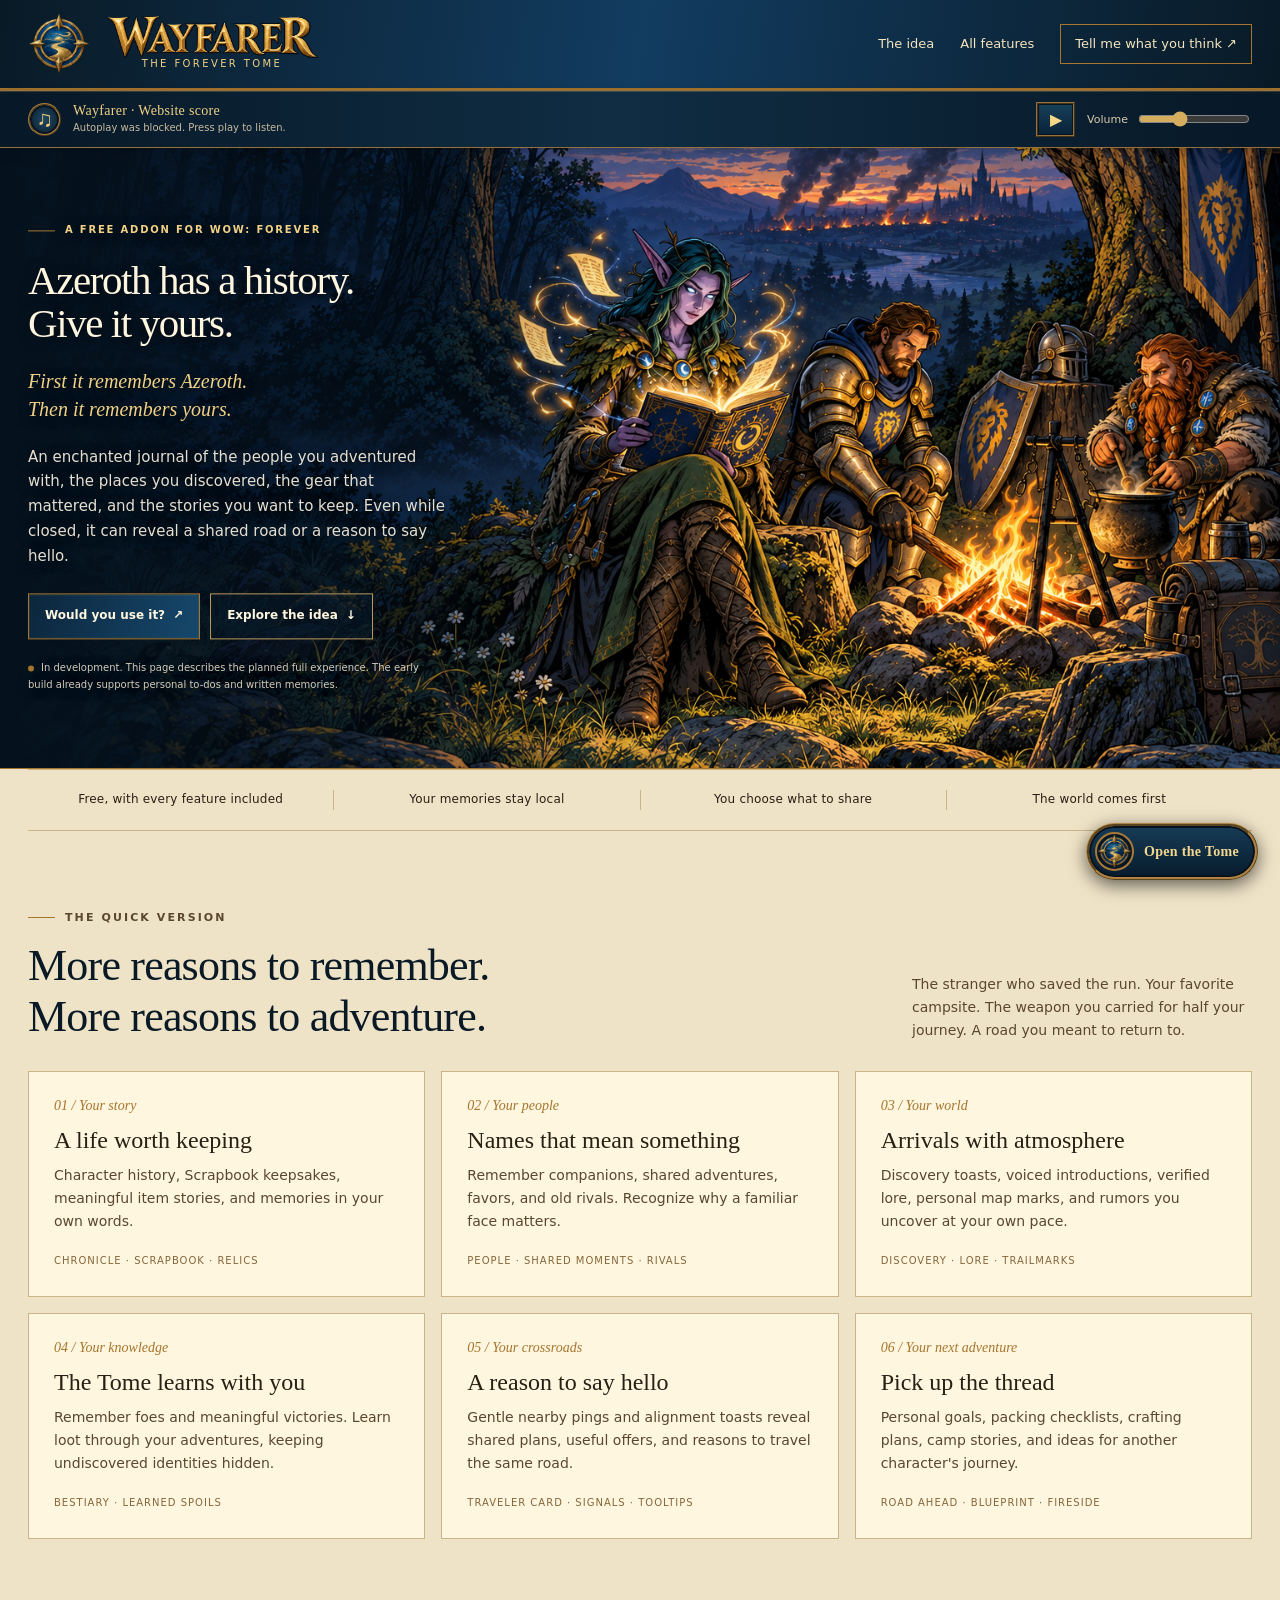
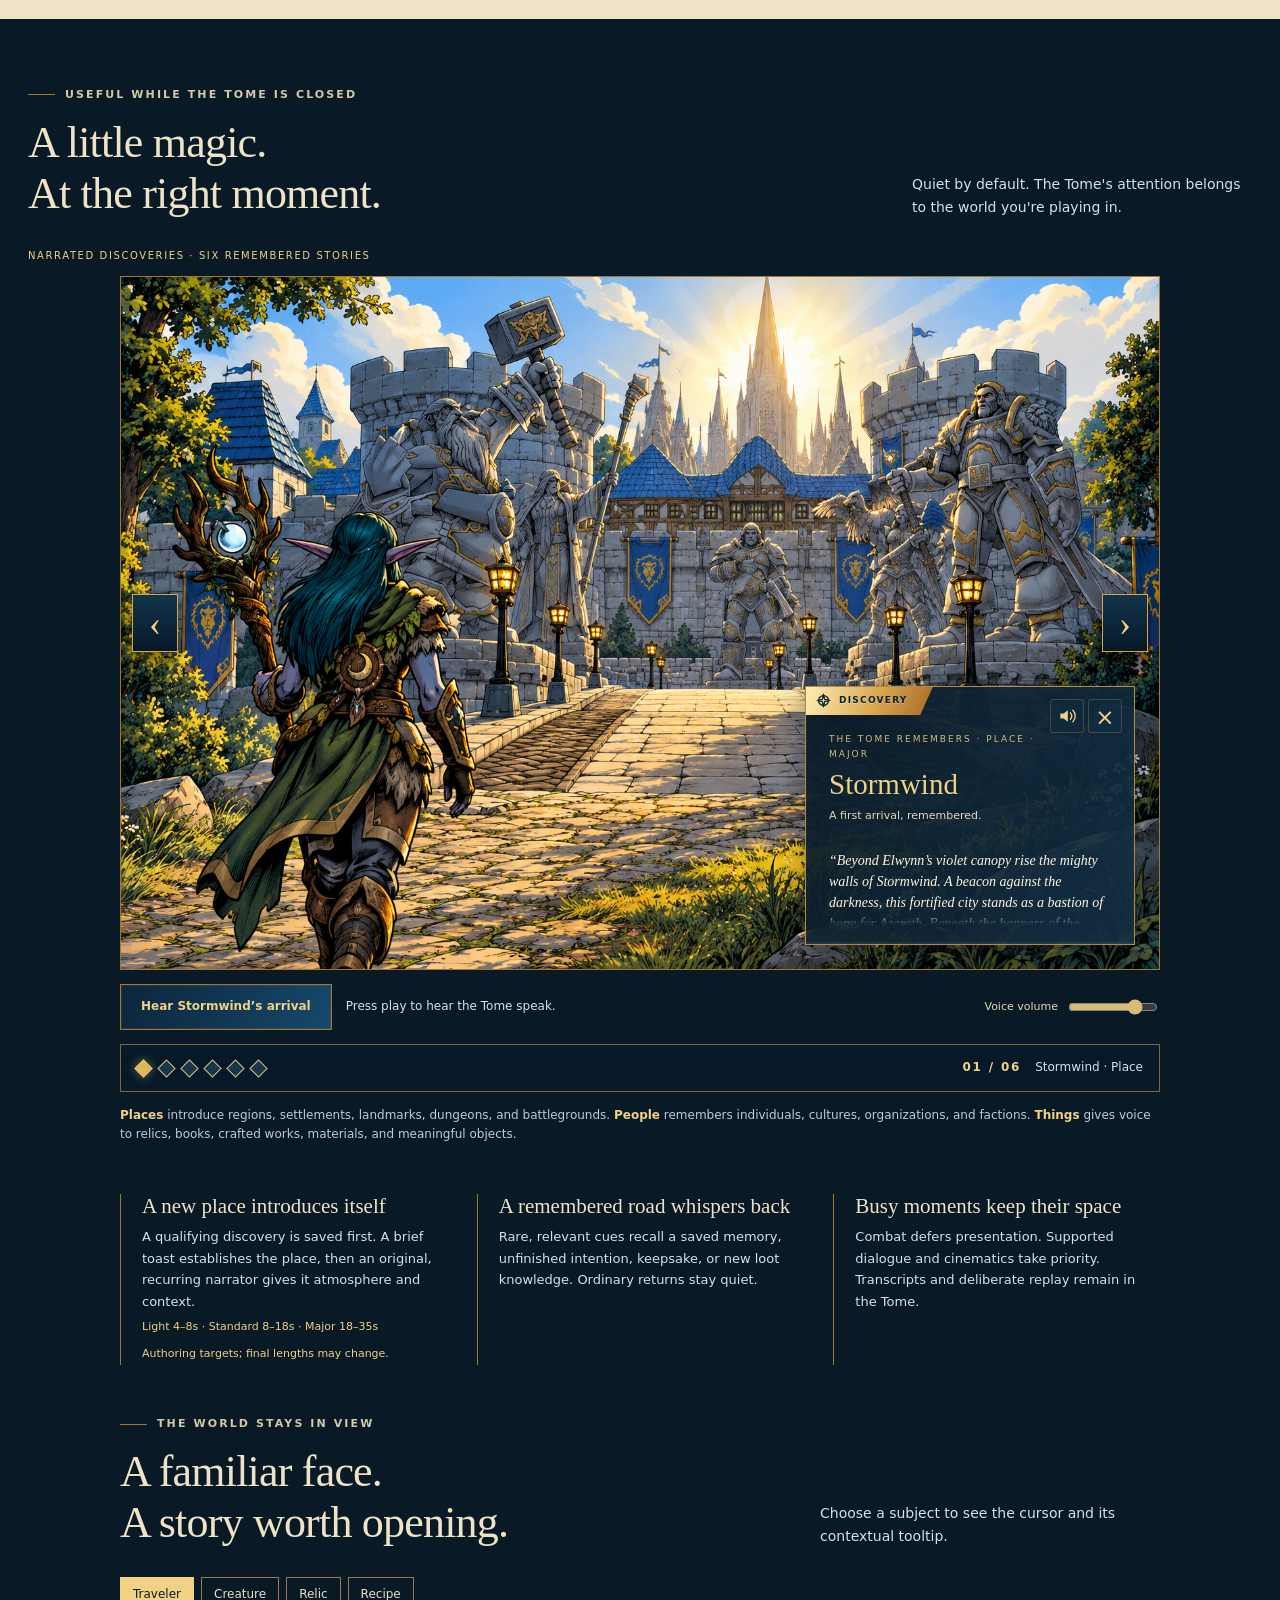
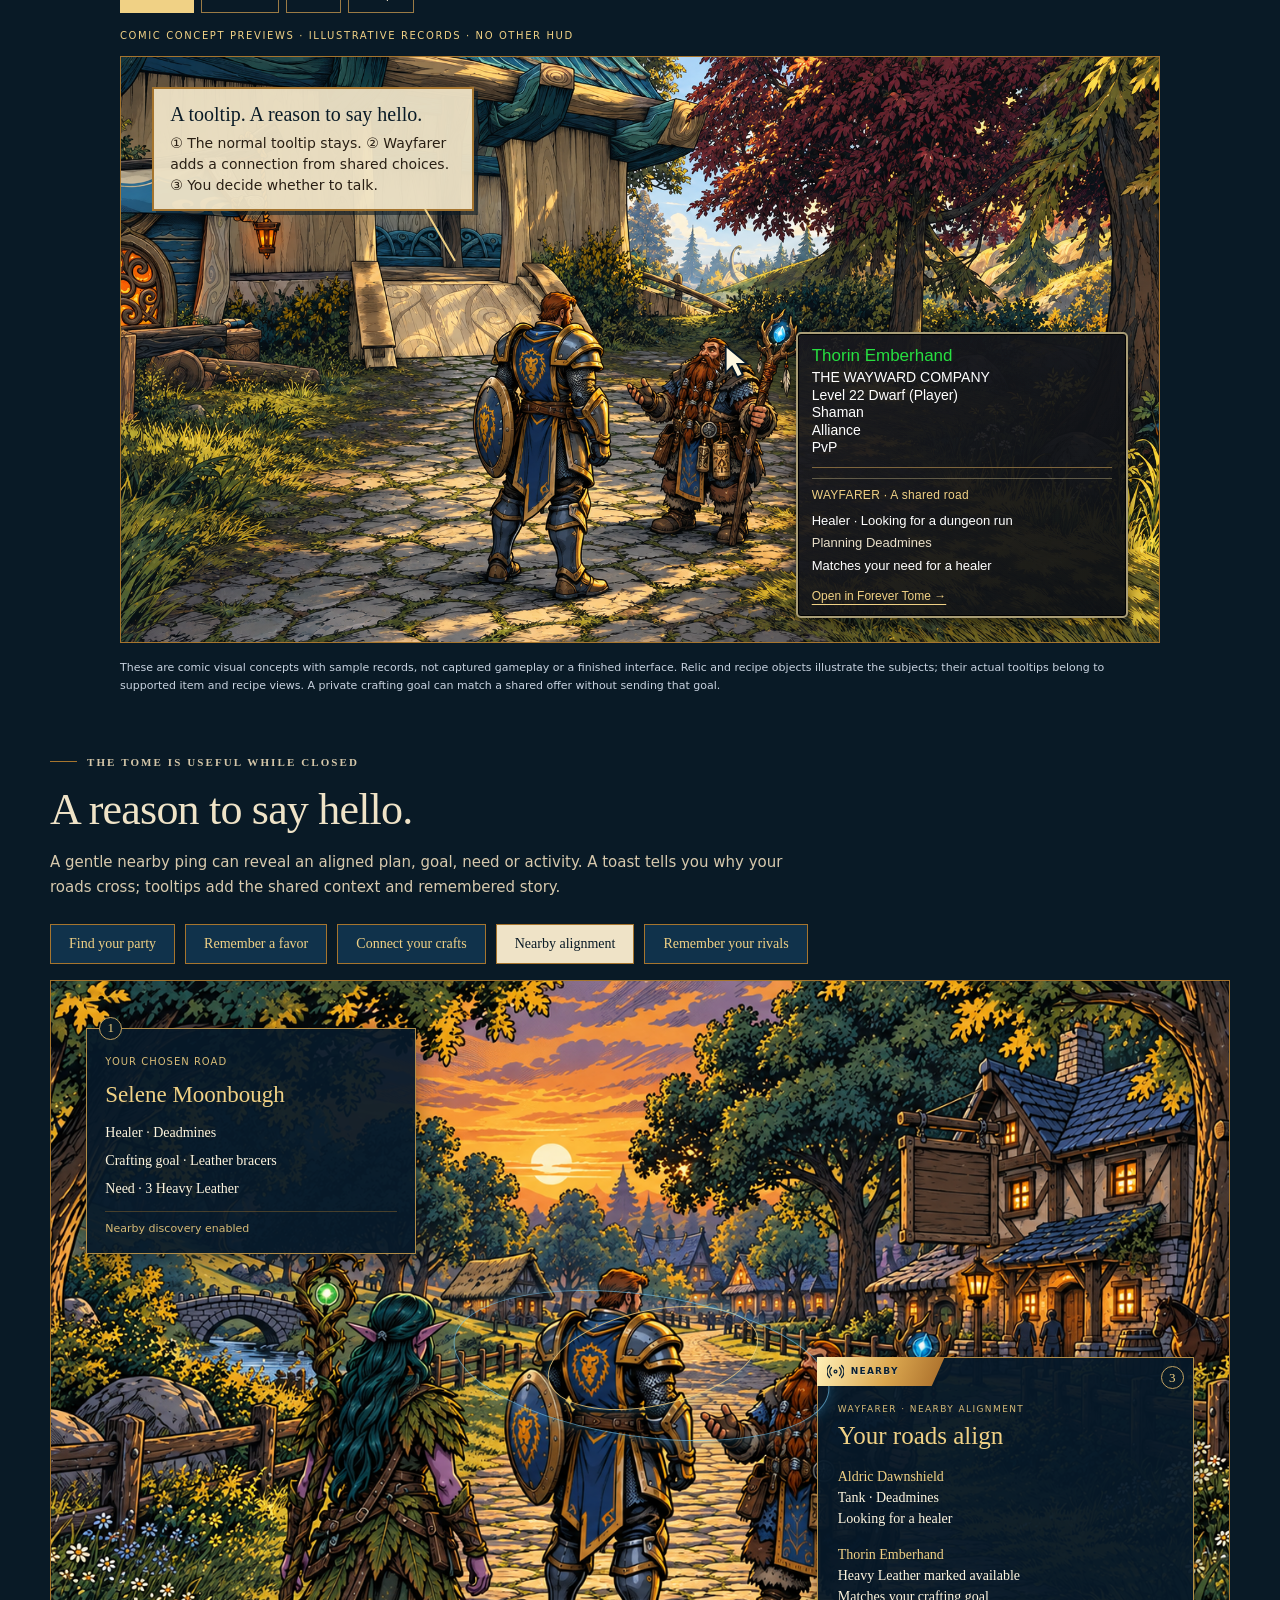
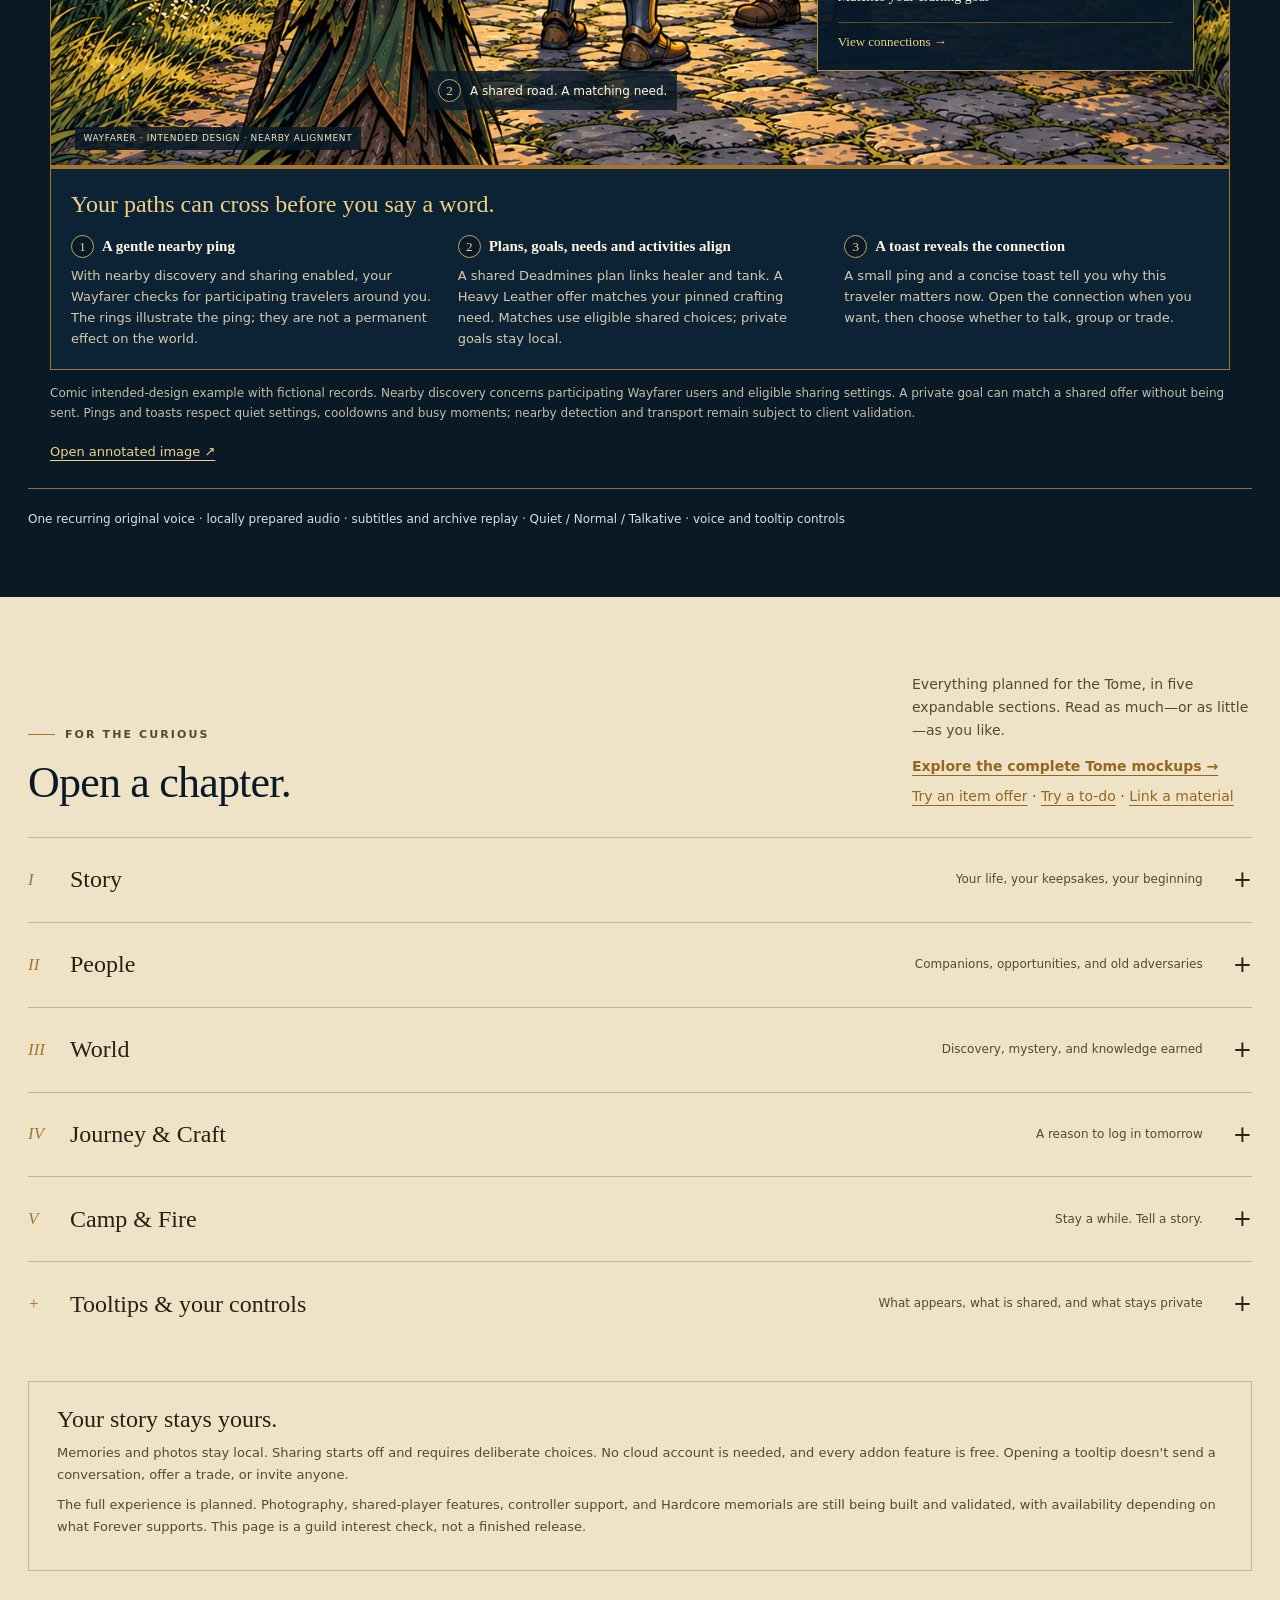
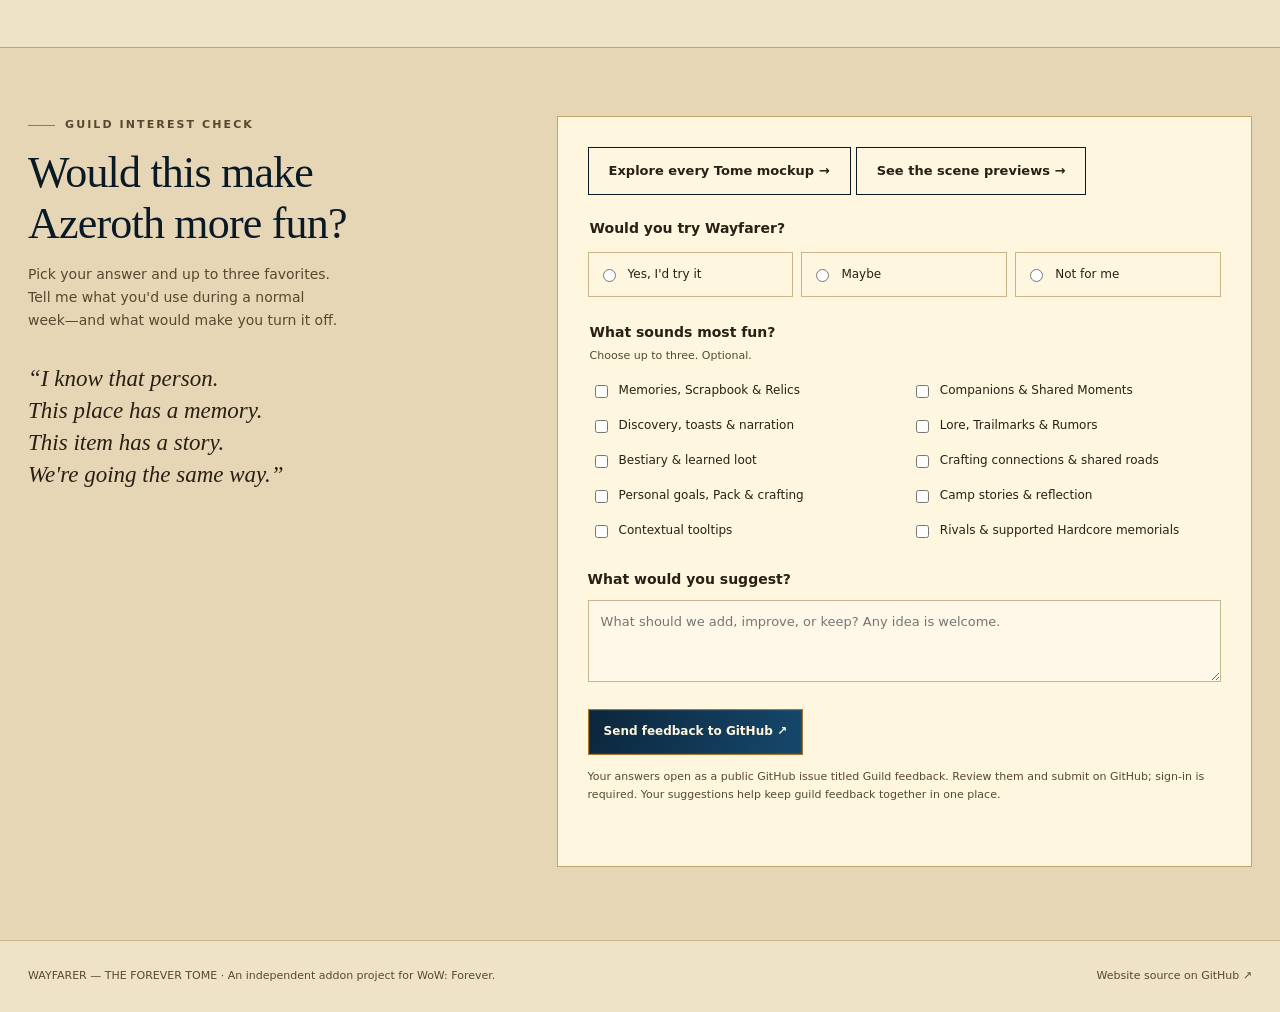
<file: index.html>
<!doctype html>
<html lang="en">
<head>
<meta charset="utf-8">
<meta name="viewport" content="width=device-width, initial-scale=1">
<meta name="theme-color" content="#091a26">
<meta name="description" content="Meet Wayfarer, an enchanted personal Tome for WoW: Forever. Explore the planned features and tell us what sounds fun.">
<title>Wayfarer — The Forever Tome</title>
<style>
:root{--paper:#efe3c7;--ink:#291f14;--muted:#594730;--navy:#091a26;--gold:#a6752e;--line:#cab58a;--white:#fff6df;--serif:Georgia,'Times New Roman',serif;--sans:system-ui,-apple-system,BlinkMacSystemFont,'Segoe UI',sans-serif}
*{box-sizing:border-box}html{scroll-behavior:smooth;scroll-padding-top:85px}body{margin:0;background:var(--paper);color:var(--ink);font:16px/1.65 var(--sans)}a{color:inherit}button,input,textarea{font:inherit}button,a,input,textarea,summary{outline-offset:5px}button:focus-visible,a:focus-visible,input:focus-visible,textarea:focus-visible,summary:focus-visible{outline:3px solid #f0d185}a{text-underline-offset:4px}button{cursor:pointer}.wrap{max-width:1136px;margin:auto;padding:0 28px}.skip{position:absolute;top:-80px;left:20px;padding:10px;background:white;z-index:20}.skip:focus{top:10px}
header{border-bottom:2px solid var(--gold);background:linear-gradient(100deg,#091a26,#123c60,#091a26);color:#f0d185}.nav{height:80px;display:flex;align-items:center;justify-content:space-between;gap:16px}.brand{display:flex;align-items:center;gap:12px;text-decoration:none}.brand svg{width:37px;height:37px}.brand strong{font:700 20px var(--serif);letter-spacing:1.3px}.brand small{display:block;font-size:9px;letter-spacing:2px;line-height:1.2;margin-top:4px}.navlinks{display:flex;gap:26px;align-items:center;font-size:13px}.navlinks a{text-decoration:none}.navlinks a:hover{text-decoration:underline}.navlinks .nav-cta{border:1px solid #a6752e;padding:8px 14px}
.hero{display:grid;grid-template-columns:1.17fr .83fr;gap:36px;align-items:center;min-height:590px;padding-top:64px;padding-bottom:64px}.eyebrow{font-size:11px;letter-spacing:2.1px;text-transform:uppercase;font-weight:700;color:var(--muted);display:flex;align-items:center;gap:10px}.eyebrow:before{content:'';height:1px;width:27px;background:var(--gold)}h1{font:500 clamp(44px,5.7vw,72px)/1.05 var(--serif);letter-spacing:-2px;margin:23px 0}.hero p{max-width:520px;font-size:17px;color:var(--muted);margin:24px 0}.promise{font:italic 21px/1.4 var(--serif);color:var(--ink)!important}.actions{display:flex;gap:12px;flex-wrap:wrap;margin-top:29px}.button{display:inline-flex;align-items:center;justify-content:center;gap:8px;border:1px solid var(--navy);padding:12px 20px;text-decoration:none;font-size:13px;font-weight:650;min-height:46px;background:var(--navy);color:var(--white);transition:background .15s}.button:hover{background:#17486d}.button.secondary{background:transparent;color:var(--ink)}.button.secondary:hover{background:#e6d5af}.status{font-size:11px;color:var(--muted);margin-top:18px;max-width:490px}.status:before{content:'';display:inline-block;width:6px;height:6px;border-radius:100%;background:#a6752e;margin-right:7px}
.artifact{position:relative;min-height:412px;display:flex;align-items:center;justify-content:center}.orbit{position:absolute;width:360px;height:360px;border:1px solid #c6af80;border-radius:50%;transform:rotate(-14deg)}.orbit:before,.orbit:after{content:'';position:absolute;inset:28px;border:1px dashed #d5c198;border-radius:50%}.orbit:after{inset:64px;border-style:solid}.book{width:242px;height:323px;background:linear-gradient(105deg,#071b2c 0%,#1a4d78 45%,#0b2e4c 100%);border-radius:8px 13px 13px 8px;transform:rotate(-9deg);box-shadow:-8px 10px 0 #d9c9a3,-13px 15px 0 #0d2e47,0 28px 35px #091a263b;position:relative;border:1px solid #061728;color:#f0d185;display:flex;flex-direction:column;align-items:center;justify-content:center}.book:before{content:'';position:absolute;inset:18px;border:1px solid #a6752eaa;border-radius:3px}.book:after{content:'';position:absolute;inset:26px;border:1px solid #f0d18555;border-radius:2px}.book .spine{position:absolute;left:11px;top:0;bottom:0;width:4px;background:#f0d18522}.book svg{width:109px;height:109px;margin-bottom:27px}.book-title{font:21px var(--serif);letter-spacing:3px}.book-subtitle{font-size:7px;letter-spacing:2.5px;margin-top:9px}.bookmark{position:absolute;bottom:-34px;right:37px;width:19px;height:49px;background:#a6752e;clip-path:polygon(0 0,100% 0,100% 100%,50% 78%,0 100%)}.artifact-caption{position:absolute;bottom:0;font:italic 14px var(--serif);color:var(--muted)}
.principles{display:flex;gap:0;border-top:1px solid var(--line);border-bottom:1px solid var(--line);padding:20px 0;margin-bottom:78px}.principles span{flex:1;text-align:center;font-size:12px;letter-spacing:.2px}.principles span+span{border-left:1px solid var(--line)}.section-head{display:flex;justify-content:space-between;gap:30px;align-items:end;margin-bottom:29px}h2{font:500 clamp(30px,3.8vw,44px)/1.16 var(--serif);letter-spacing:-.8px;margin:13px 0 0}.section-head p{max-width:340px;font-size:14px;color:var(--muted);margin:0}.features{padding-bottom:80px}.feature-grid{display:grid;grid-template-columns:repeat(3,1fr);gap:16px}.card{background:var(--white);border:1px solid var(--line);padding:26px 25px;display:flex;flex-direction:column;min-height:208px}.card-number{font:italic 14px var(--serif);color:var(--gold)}.card h3{font:500 24px var(--serif);margin:13px 0 10px}.card p{color:var(--muted);font-size:14px;margin:0}.card .tag{font-size:10px;letter-spacing:1px;text-transform:uppercase;margin-top:auto;padding-top:20px;color:#85663a}
.experience{background:var(--navy);color:var(--paper);padding:67px 0}.experience .eyebrow{color:#d5c7a9}.experience .section-head p{color:#d8dfeb}.experience-grid{display:grid;grid-template-columns:1fr 1fr;gap:50px;margin-top:36px}.moment{border-left:1px solid #a6752e;padding-left:21px;margin-bottom:27px}.moment h3{font:500 21px var(--serif);margin:0 0 7px}.moment p{font-size:13px;color:#d8dfeb;margin:0}.moment small{font-size:11px;color:#f0d185}.demo-label{font-size:10px;text-transform:uppercase;letter-spacing:1.6px;color:#f0d185;margin:0 0 12px}.tooltip{background:#071929;border:1px solid #a6752e;padding:25px 27px;box-shadow:0 13px 30px #020d1845;min-height:259px}.tooltip h3{font:500 25px var(--serif);color:#f0d185;margin:0 0 9px}.tooltip .demo-native{font-size:11px;color:#b9c6d9;border-bottom:1px solid #7e653c;padding-bottom:13px;margin:0 0 15px}.tooltip ul{padding:0;list-style:none;margin:0}.tooltip li{font-size:13px;margin:8px 0}.tooltip li:nth-child(2){color:#f0d185}.tooltip a{font-size:11px;color:#f0d185;display:inline-block;margin-top:15px}.demo-tabs{display:flex;gap:7px;flex-wrap:wrap;margin-top:15px}.demo-tabs button{border:1px solid #9b7b45;background:transparent;color:#e9dfc8;padding:7px 12px;font-size:12px}.demo-tabs button[aria-pressed=true]{background:#f0d185;color:#091a26;border-color:#f0d185}.demo-note{font-size:11px;color:#c8d2df;margin:12px 0 0}.experience-foot{font-size:12px;color:#d8dfeb;border-top:1px solid #8b6e3d;padding-top:21px;margin-top:24px}
.details-section{padding:76px 0}.chapter{border-top:1px solid var(--line)}.chapter:last-child{border-bottom:1px solid var(--line)}summary{cursor:pointer;list-style:none;display:flex;align-items:center;gap:20px;padding:23px 0}summary::-webkit-details-marker{display:none}.chapter-num{color:var(--gold);font:italic 17px var(--serif);min-width:22px}.chapter-name{font:500 24px var(--serif)}.chapter-teaser{margin-left:auto;color:var(--muted);font-size:12px}.chapter-toggle{font-size:23px;margin-left:10px;min-width:17px}.chapter[open] .chapter-toggle{transform:rotate(45deg)}.chapter-content{padding:0 0 28px 42px;display:grid;grid-template-columns:1fr 1fr;gap:18px 30px}.chapter-content p{font-size:13px;color:var(--muted);margin:0}.chapter-content strong{display:block;color:var(--ink);font-size:14px;margin-bottom:4px}.chapter-content .full{grid-column:1/-1}.note{background:#e8d5ae;border-left:3px solid var(--gold);padding:14px 17px!important;font-size:12px!important}.privacy-box{margin-top:35px;border:1px solid var(--line);padding:24px 28px}.privacy-box h3{font:500 24px var(--serif);margin:0 0 9px}.privacy-box p{font-size:13px;color:var(--muted);margin:9px 0}
.poll-section{background:#e6d6b5;padding:68px 0 73px;border-top:1px solid #c2a66d}.poll-layout{display:grid;grid-template-columns:.8fr 1.2fr;gap:65px}.poll-intro p{font-size:14px;color:var(--muted);max-width:310px}.poll-intro .quote{font:italic 23px/1.4 var(--serif);color:var(--ink);margin-top:30px}.poll-form{padding:30px;background:var(--white);border:1px solid #c2a66d}fieldset{padding:0;border:0;margin:0 0 24px;min-width:0}legend{font-weight:650;font-size:14px;margin-bottom:12px}legend small{display:block;font-weight:400;font-size:11px;color:var(--muted);margin-top:3px}.ratings{display:grid;grid-template-columns:repeat(3,1fr);gap:8px}.choice{position:relative;display:flex;gap:9px;align-items:center;border:1px solid var(--line);padding:12px 9px;font-size:12px;cursor:pointer}.choice:has(input:checked){background:#e2e9f0;border-color:var(--navy)}input{accent-color:var(--navy)}.interests{display:grid;grid-template-columns:1fr 1fr;gap:9px}.check{display:flex;gap:8px;align-items:start;font-size:12px;cursor:pointer;padding:3px}.check input{margin-top:4px;flex-shrink:0}textarea{width:100%;min-height:82px;padding:10px 12px;border:1px solid var(--line);background:#fff8e8;resize:vertical;font-size:13px;color:var(--ink)}label[for=suggestion]{display:block;font-weight:650;font-size:14px;margin-bottom:9px}.poll-actions{display:flex;gap:10px;flex-wrap:wrap;margin-top:19px}.poll-actions .button{font-size:12px;padding:11px 15px}.poll-note{font-size:11px;color:var(--muted);margin:13px 0 0}.form-status{font-size:12px;color:var(--navy);min-height:20px;margin:12px 0 0}footer{padding:26px 0;border-top:1px solid var(--line)}.footer-inner{display:flex;justify-content:space-between;gap:16px;font-size:11px;color:var(--muted)}.footer-inner a{text-decoration:none}.footer-inner a:hover{text-decoration:underline}
@media(max-width:850px){.hero{grid-template-columns:1fr 0.7fr;gap:18px;min-height:510px}.book{width:190px;height:263px}.book svg{width:80px;height:80px}.orbit{width:280px;height:280px}.artifact{min-height:340px}.feature-grid{grid-template-columns:repeat(2,1fr)}.experience-grid{gap:25px}.chapter-teaser{display:none}.poll-layout{grid-template-columns:1fr;gap:25px}.poll-intro p{max-width:650px}.poll-intro .quote{display:none}.navlinks{gap:14px}}
@media(max-width:580px){.wrap{padding:0 20px}.nav{height:69px}.brand strong{font-size:17px}.brand small{font-size:8px}.brand svg{width:29px}.navlinks>a:not(.nav-cta){display:none}.navlinks .nav-cta{font-size:11px;padding:8px 11px}.hero{grid-template-columns:1fr;padding-top:40px;padding-bottom:38px;gap:15px}.hero h1{font-size:48px;letter-spacing:-1.5px}.hero p{font-size:15px;margin:20px 0}.hero .promise{font-size:20px}.artifact{min-height:303px;order:2;margin-top:14px}.book{width:171px;height:234px}.book svg{width:75px;height:75px;margin-bottom:21px}.book-title{font-size:17px}.orbit{width:260px;height:260px}.principles{flex-wrap:wrap;gap:14px 0;margin-bottom:50px}.principles span{flex:0 0 50%;font-size:11px}.principles span:nth-child(3){border-left:0}.section-head{display:block}.section-head p{margin-top:14px;max-width:none}.feature-grid{gap:10px}.card{padding:18px 15px;min-height:218px}.card h3{font-size:22px}.card p{font-size:12px}.card .tag{font-size:9px}.features{padding-bottom:48px}.experience{padding:44px 0}.experience-grid{grid-template-columns:1fr;gap:21px}.moment{margin-bottom:21px}.tooltip{min-height:240px}.details-section{padding:49px 0}.chapter-name{font-size:22px}.chapter-content{padding-left:0;grid-template-columns:1fr;gap:17px}.chapter-content .full{grid-column:auto}.privacy-box{padding:20px}.poll-section{padding:44px 0}.poll-form{padding:21px 17px}.ratings{gap:6px}.choice{font-size:11px;padding:12px 6px;gap:5px}.interests{grid-template-columns:1fr}.footer-inner{flex-direction:column;gap:8px}}
@media(prefers-reduced-motion:reduce){html{scroll-behavior:auto}*,*:before,*:after{transition:none!important}}
h1,h2{color:var(--navy)}.experience h2{color:var(--paper)}.hero{background:radial-gradient(ellipse at 74% 50%,#c5a56b16,transparent 62%)}.button:not(.secondary){border-color:var(--gold);background:linear-gradient(110deg,#0c263c,#16486c);box-shadow:inset 0 0 0 1px #f0d18515}.button:not(.secondary):hover{background:#1b527c}.brand svg{color:#f0d185}.navlinks a{color:#f4e4be}.navlinks .nav-cta:hover{background:#173d5b}</style>
<style>/* Elwynn camp hero: text and character safe areas stay separate. */
.camp-hero{position:relative;isolation:isolate;background:#091a26;color:#fff6df;border-bottom:1px solid var(--gold);overflow:hidden}
.camp-art{display:block;width:min(100%,1280px);height:clamp(620px,43vw,690px);margin-left:auto;object-fit:cover;object-position:center 55%;mask-image:linear-gradient(90deg,transparent,#000 18%)}
.camp-hero:after{content:'';position:absolute;inset:0;z-index:0;pointer-events:none;background:linear-gradient(90deg,#04101cc9 0%,#04101c88 27%,#04101c22 40%,transparent 48%)}
.camp-copy{position:absolute;z-index:1;left:28px;top:50%;transform:translateY(-50%);width:34%;max-width:470px;text-shadow:0 2px 12px #0009}
.camp-copy .eyebrow{color:#f0d185;font-size:10px;letter-spacing:1.8px}
.camp-copy h1{color:#fff6df;font-size:clamp(36px,3.2vw,50px);letter-spacing:-1.4px;line-height:1.05;margin:20px 0}
.camp-copy p{font-size:15px;line-height:1.65;color:#e6dfd1;max-width:420px;margin:22px 0}
.camp-copy .promise{color:#f0d185!important;font-size:20px;line-height:1.4}
.camp-copy .actions{gap:10px;margin-top:25px}
.camp-copy .button{padding:12px 16px;font-size:12px;text-shadow:none}
.camp-copy .button.secondary{color:#fff6df;border-color:#b99858;background:#07192980}
.camp-copy .button.secondary:hover{background:#19344a}
.camp-copy .status{font-size:10px;line-height:1.7;color:#d3cbb9;margin-top:20px;max-width:400px}
@media(min-width:1000px){.wrap{max-width:1440px;padding-left:28px;padding-right:28px}.nav{height:108px}}
.brand{gap:12px}.brand-emblem{display:block;width:62px;height:62px;object-fit:contain}.brand-wordmark{--mark-width:220px;display:block;position:relative;width:var(--mark-width);height:57px;overflow:hidden}.brand-wordmark>img{display:block;position:absolute;top:calc(var(--mark-width) * -.58);width:var(--mark-width);height:auto;clip-path:polygon(0 0,48% 0,48% 73.5%,53% 73.5%,53% 0,100% 0,100% 93%,0 93%)}.brand-tagline{position:absolute;bottom:0;left:0;right:0;text-align:center;font-size:10px;letter-spacing:2.4px;color:#f0d185;padding-top:3px}.nav{height:88px}
@media(max-width:999px){.camp-copy{position:relative;left:auto;top:auto;transform:none;width:auto;max-width:730px;margin:0 auto;padding:45px 28px 38px}.camp-copy h1{font-size:clamp(40px,6.4vw,62px)}.camp-copy p{max-width:620px}.camp-copy .status{max-width:610px}.camp-hero:after{display:none}.camp-art{width:100%;height:auto;mask-image:none}.camp-copy .eyebrow{font-size:11px}.brand-emblem{width:48px;height:48px}.brand-wordmark{--mark-width:180px;height:47px}.brand-tagline{font-size:8px;letter-spacing:1.9px}}
@media(max-width:580px){.brand{gap:8px}.brand-emblem{width:38px;height:38px}.brand-wordmark{--mark-width:144px;height:38px}.brand-tagline{font-size:7px;letter-spacing:1.5px}.nav{height:69px}.camp-copy{padding:38px 20px 30px}.camp-copy h1{font-size:43px}.camp-copy .promise{font-size:19px}.camp-copy p{font-size:14px;margin:19px 0}.camp-copy .status{font-size:10px}.camp-copy .actions{margin-top:22px}}

</style>
<style>
.game-scene{position:relative;max-width:1040px;margin:0 auto;overflow:hidden;border:1px solid #a6752e;background:#071929;isolation:isolate}.game-scene>img{display:block;width:100%;height:auto}.arrival-toast{position:absolute;bottom:24px;right:24px;width:330px;max-width:45%;padding:19px 23px;background:linear-gradient(120deg,#091a26f2,#122e44ed);border:1px solid #b08d46;box-shadow:0 8px 30px #0006}.toast-kicker{font-size:9px;text-transform:uppercase;letter-spacing:2px;color:#d7bb77}.arrival-toast h3{font:500 29px var(--serif);color:#f0d185;margin:6px 0}.arrival-toast .toast-subtitle{font-size:11px;color:#e5d7b9;margin:0 0 12px}.narrator-script{font:italic 14px/1.5 var(--serif);margin:0;color:#fff6df;border-top:1px solid #a6752e66;padding-top:12px}.moment-explanations{display:grid;grid-template-columns:repeat(3,1fr);gap:30px;margin:30px auto 50px;max-width:1040px}.moment-explanations .moment{margin:0}.tooltip-showcase{max-width:1040px;margin:auto}.tooltip-showcase h2{color:var(--paper)}.tooltip-showcase .demo-tabs{margin:22px 0 15px}.scene-disclosure{margin:0 0 12px}.hover-cursor{position:absolute;width:27px;height:36px;filter:drop-shadow(0 2px 2px #0009);pointer-events:none}.tooltip-scene .tooltip{position:absolute;bottom:24px;right:24px;width:310px;max-width:42%;min-height:0;padding:19px 21px;background:#071929f2}.tooltip-scene .tooltip h3{font-size:23px;margin-bottom:6px}.tooltip-scene .demo-native{font-size:11px;margin-bottom:12px;padding-bottom:10px}.wayfarer-tooltip-label{font-size:11px;color:#f0d185;margin-bottom:9px}.tooltip-scene .tooltip li{font-size:12px;line-height:1.45;margin:8px 0}.tooltip-scene .tooltip li:nth-child(2){color:#e9dfc8}.tooltip-scene .tooltip a{margin-top:10px}.tooltip-showcase .demo-note{margin-top:16px}
@media(max-width:700px){.moment-explanations{grid-template-columns:1fr;gap:24px}.arrival-toast{right:12px;bottom:12px;padding:11px 13px;width:270px;max-width:60%}.arrival-toast h3{font-size:23px}.toast-kicker{font-size:8px;letter-spacing:1px}.arrival-toast .toast-subtitle{font-size:10px;margin-bottom:7px}.narrator-script{font-size:11px;line-height:1.35;padding-top:7px}.tooltip-scene .tooltip{right:12px;bottom:12px;width:245px;max-width:48%;padding:12px 13px}.tooltip-scene .tooltip h3{font-size:19px}.tooltip-scene .tooltip li{font-size:10px;margin:5px 0}.tooltip-scene .demo-native,.wayfarer-tooltip-label{font-size:9px}.tooltip-scene .tooltip a{font-size:9px}.hover-cursor{width:20px;height:27px}}
@media(max-width:480px){.arrival-toast{max-width:70%;right:9px;bottom:9px}.tooltip-scene .tooltip{position:relative;max-width:none;width:100%;right:auto;bottom:auto;border-width:1px 0 0;padding:16px 18px}.tooltip-scene .tooltip li{font-size:12px}.tooltip-scene .demo-native,.wayfarer-tooltip-label,.tooltip-scene .tooltip a{font-size:11px}.tooltip-showcase .demo-tabs{gap:8px}.tooltip-showcase .demo-tabs button{flex:1;padding:9px 6px}}

</style>
<link rel="stylesheet" href="tooltip-stories.css">
<link rel="stylesheet" href="narration-demo.css?v=3">
<style>.narration-audio-icon{position:absolute;top:17px;right:17px;width:22px;height:22px;color:#f0d185}.arrival-toast .toast-kicker,.toast>small:first-of-type{padding-right:30px;display:block}@media(max-width:480px){.arrival-scene .arrival-toast{position:relative;right:auto;bottom:auto;width:100%;max-width:none;padding:18px 20px}.arrival-scene .narrator-script{font-size:13px;line-height:1.5}}</style>
<link rel="stylesheet" href="comic-showcase.css"><link rel="stylesheet" href="website-music.css"></head>
<body>
<a class="skip" href="#main">Skip to content</a>
<header><div class="wrap nav"><a class="brand" href="#" aria-label="Wayfarer home"><img class="brand-emblem" src="assets/wayfarer-emblem.png" width="1280" height="1280" alt=""><span class="brand-wordmark"><img src="assets/wayfarer-logo-v1.png" width="1374" height="1145" alt="Wayfarer"><span class="brand-tagline">THE FOREVER TOME</span></span></a><nav class="navlinks" aria-label="Main navigation"><a href="#features">The idea</a><a href="#chapters">All features</a><a class="nav-cta" href="#poll">Tell me what you think ↗</a></nav></div></header>
<section class="site-music" aria-label="Wayfarer website music">
  <div class="music-inner">
    <div class="music-mark" aria-hidden="true">♫</div>
    <div class="music-copy"><strong>Wayfarer · Website score</strong><span id="music-status" role="status" aria-live="polite">The road is opening…</span></div>
    <button class="music-toggle" id="music-toggle" type="button" aria-label="Pause music" aria-pressed="true"><span class="music-play" aria-hidden="true">▶</span><span class="music-pause" aria-hidden="true">Ⅱ</span></button>
    <label class="music-volume">Volume <input id="music-volume" type="range" min="0" max="100" value="35" aria-label="Website music volume"></label>
  </div>
  <audio id="website-track" autoplay loop preload="auto" playsinline src="assets/audio/website-track.mp3"></audio>
</section>
<main id="main">
<section class="camp-hero" aria-labelledby="hero-title"><div class="camp-copy"><div class="eyebrow">A free addon for WoW: Forever</div><h1 id="hero-title">Azeroth has a history.<br>Give it yours.</h1><p class="promise">First it remembers Azeroth.<br>Then it remembers yours.</p><p>An enchanted journal of the people you adventured with, the places you discovered, the gear that mattered, and the stories you want to keep. Even while closed, it can reveal a shared road or a reason to say hello.</p><div class="actions"><a class="button" href="#poll">Would you use it? <span aria-hidden="true">↗</span></a><a class="button secondary" href="#features">Explore the idea <span aria-hidden="true">↓</span></a></div><div class="status">In development. This page describes the planned full experience. The early build already supports personal to-dos and written memories.</div></div><img class="camp-art" src="assets/comic/elwynn-camp.png" width="1536" height="1024" fetchpriority="high" alt="A quiet Elwynn Forest camp at dusk: a night elf druid reads an open Tome swirling with blue and gold magic, a human paladin tends the fire, and a dwarf shaman cooks. Battle smoke rises on the distant horizon."></section>
<div class="wrap"><div class="principles"><span>Free, with every feature included</span><span>Your memories stay local</span><span>You choose what to share</span><span>The world comes first</span></div></div>
<section id="features" class="wrap features" aria-labelledby="features-title"><div class="section-head"><div><div class="eyebrow">The quick version</div><h2 id="features-title">More reasons to remember.<br>More reasons to adventure.</h2></div><p>The stranger who saved the run. Your favorite campsite. The weapon you carried for half your journey. A road you meant to return to.</p></div><div class="feature-grid">
<article class="card"><span class="card-number">01 / Your story</span><h3>A life worth keeping</h3><p>Character history, Scrapbook keepsakes, meaningful item stories, and memories in your own words.</p><span class="tag">Chronicle · Scrapbook · Relics</span></article>
<article class="card"><span class="card-number">02 / Your people</span><h3>Names that mean something</h3><p>Remember companions, shared adventures, favors, and old rivals. Recognize why a familiar face matters.</p><span class="tag">People · Shared Moments · Rivals</span></article>
<article class="card"><span class="card-number">03 / Your world</span><h3>Arrivals with atmosphere</h3><p>Discovery toasts, voiced introductions, verified lore, personal map marks, and rumors you uncover at your own pace.</p><span class="tag">Discovery · Lore · Trailmarks</span></article>
<article class="card"><span class="card-number">04 / Your knowledge</span><h3>The Tome learns with you</h3><p>Remember foes and meaningful victories. Learn loot through your adventures, keeping undiscovered identities hidden.</p><span class="tag">Bestiary · Learned spoils</span></article>
<article class="card"><span class="card-number">05 / Your crossroads</span><h3>A reason to say hello</h3><p>Gentle nearby pings and alignment toasts reveal shared plans, useful offers, and reasons to travel the same road.</p><span class="tag">Traveler Card · Signals · Tooltips</span></article>
<article class="card"><span class="card-number">06 / Your next adventure</span><h3>Pick up the thread</h3><p>Personal goals, packing checklists, crafting plans, camp stories, and ideas for another character's journey.</p><span class="tag">Road Ahead · Blueprint · Fireside</span></article>
</div></section>
<section id="moments" class="experience" aria-labelledby="moments-title"><div class="wrap">
<div class="section-head"><div><div class="eyebrow">Useful while the Tome is closed</div><h2 id="moments-title">A little magic.<br>At the right moment.</h2></div><p>Quiet by default. The Tome's attention belongs to the world you're playing in.</p></div>
<p class="demo-label">Narrated discoveries · six remembered stories</p>
<section class="narration-carousel" aria-roledescription="carousel" aria-label="Wayfarer narration examples" tabindex="0">
<div class="narration-stage">
<figure class="game-scene arrival-scene"><img id="narration-scene" src="assets/comic/narration.png" width="1536" height="1024" loading="lazy" alt="A druid approaches Stormwind's blue-roofed gates from Elwynn Forest."><div class="arrival-toast" data-toast-kind="discovery"><button class="toast-audio" type="button" aria-label="Play Stormwind narration" aria-pressed="false"><svg class="speaker-glyph" aria-hidden="true" viewBox="0 0 24 24"><path d="M4 9h4l5-4v14l-5-4H4z" fill="currentColor"/><path d="M16 8a6 6 0 0 1 0 8M19 5a10 10 0 0 1 0 14" fill="none" stroke="currentColor" stroke-width="1.6" stroke-linecap="round"/></svg><svg class="stop-glyph" aria-hidden="true" viewBox="0 0 24 24"><rect x="6" y="6" width="12" height="12" rx="1" fill="currentColor"/></svg></button><button class="toast-dismiss" type="button" aria-label="Dismiss Stormwind narration">×</button><div class="toast-kicker">The Tome remembers · Place · Major</div><h3>Stormwind</h3><p class="toast-subtitle">A first arrival, remembered.</p><div class="narrator-viewport"><p class="narrator-script">“Beyond Elwynn’s violet canopy rise the mighty walls of Stormwind. A beacon against the darkness, this fortified city stands as a bastion of hope for Azeroth. Beneath the banners of the Alliance, its gates promise sanctuary—and the courage to face the road ahead.”</p></div><div class="narration-progress" aria-hidden="true"><span></span></div></div></figure>
<button class="carousel-arrow carousel-prev" type="button" aria-label="Previous narration">‹</button><button class="carousel-arrow carousel-next" type="button" aria-label="Next narration">›</button>
</div>
<audio id="wayfarer-narration" preload="metadata" src="assets/narration/stormwind-introduction.mp3"></audio>
<div class="narration-controls" id="narration-controls"><button class="button" type="button" data-narration-play aria-pressed="false">Hear Stormwind’s arrival</button><span class="narration-feedback" role="status">Press play to hear the Tome speak.</span><label class="narration-volume">Voice volume <input type="range" min="0" max="100" value="80" aria-label="Narration volume"></label></div>
<div class="narration-carousel-nav"><div class="narration-dots" role="group" aria-label="Choose a narrated example"><button type="button" data-narration-slide="0" aria-label="Stormwind" aria-current="true"></button><button type="button" data-narration-slide="1" aria-label="Warsong Gulch"></button><button type="button" data-narration-slide="2" aria-label="Durotar"></button><button type="button" data-narration-slide="3" aria-label="Duskwood"></button><button type="button" data-narration-slide="4" aria-label="The Scarlet Crusade"></button><button type="button" data-narration-slide="5" aria-label="Orc history"></button></div><p><strong data-narration-count>01 / 06</strong><span data-narration-title>Stormwind · Place</span></p></div>
<p class="narration-carousel-note"><strong>Places</strong> introduce regions, settlements, landmarks, dungeons, and battlegrounds. <strong>People</strong> remembers individuals, cultures, organizations, and factions. <strong>Things</strong> gives voice to relics, books, crafted works, materials, and meaningful objects.</p>
</section>
<div class="moment-explanations"><div class="moment"><h3>A new place introduces itself</h3><p>A qualifying discovery is saved first. A brief toast establishes the place, then an original, recurring narrator gives it atmosphere and context.</p><small>Light 4–8s · Standard 8–18s · Major 18–35s<br>Authoring targets; final lengths may change.</small></div><div class="moment"><h3>A remembered road whispers back</h3><p>Rare, relevant cues recall a saved memory, unfinished intention, keepsake, or new loot knowledge. Ordinary returns stay quiet.</p></div><div class="moment"><h3>Busy moments keep their space</h3><p>Combat defers presentation. Supported dialogue and cinematics take priority. Transcripts and deliberate replay remain in the Tome.</p></div></div>
<div class="tooltip-showcase"><div class="section-head"><div><div class="eyebrow">The world stays in view</div><h2>A familiar face.<br>A story worth opening.</h2></div><p>Choose a subject to see the cursor and its contextual tooltip.</p></div>
<div class="demo-tabs" role="group" aria-label="Choose a tooltip example"><button type="button" data-demo="player" aria-pressed="true">Traveler</button><button type="button" data-demo="boss" aria-pressed="false">Creature</button><button type="button" data-demo="item" aria-pressed="false">Relic</button><button type="button" data-demo="recipe" aria-pressed="false">Recipe</button></div>
<p class="demo-label scene-disclosure">Comic concept previews · illustrative records · no other HUD</p>
<div class="game-scene tooltip-scene"><aside class="comic-callout"><strong></strong><p></p></aside><img id="subject-scene" src="assets/comic/player.png" width="1536" height="1024" loading="lazy" alt="A druid looks toward a friendly human paladin on an Elwynn road."><svg class="hover-cursor" id="hover-cursor" style="left:36%;top:35%" viewBox="0 0 30 40" aria-hidden="true"><path d="M3 2v30l7-7 6 12 6-3-6-12h11z" fill="#fff7df" stroke="#071929" stroke-width="2"/></svg><div class="tooltip" id="tooltip-preview" aria-live="polite"><h3 id="demo-title">Mira Greythorne</h3><p class="demo-native" id="demo-native">Human Paladin · Friendly traveler</p><div class="wayfarer-tooltip-label">WAYFARER · A familiar face</div><ul id="demo-lines"><li>First memory saved near Sentinel Hill</li><li>Looking for company for Deadmines</li><li>Heavy Leather marked available · you need it</li></ul><a id="demo-link" href="#chapters">Open in Forever Tome →</a></div></div>
<p class="demo-note">These are comic visual concepts with sample records, not captured gameplay or a finished interface. Relic and recipe objects illustrate the subjects; their actual tooltips belong to supported item and recipe views. A private crafting goal can match a shared offer without sending that goal.</p></div>
<section class="connections-demo" id="connections" aria-label="Nearby connections and tooltip stories"></section>
<div class="experience-foot">One recurring original voice · locally prepared audio · subtitles and archive replay · Quiet / Normal / Talkative · voice and tooltip controls</div>
</div></section>

<section id="chapters" class="wrap details-section" aria-labelledby="chapters-title"><div class="section-head"><div><div class="eyebrow">For the curious</div><h2 id="chapters-title">Open a chapter.</h2></div><p>Everything planned for the Tome, in five expandable sections. Read as much—or as little—as you like.<br><a href="complete-mockups.html" style="display:inline-block;margin-top:12px;color:#94661f;font-weight:700">Explore the complete Tome mockups →</a><br><a href="complete-mockups.html?chapter=crossroads&amp;page=4" style="display:inline-block;margin-top:7px;color:#94661f">Try an item offer</a> · <a href="complete-mockups.html?chapter=road&amp;page=3" style="color:#94661f">Try a to-do</a> · <a href="complete-mockups.html?chapter=blueprint&amp;page=3" style="color:#94661f">Link a material</a></p></div>
<details class="chapter"><summary><span class="chapter-num">I</span><span class="chapter-name">Story</span><span class="chapter-teaser">Your life, your keepsakes, your beginning</span><span class="chapter-toggle" aria-hidden="true">+</span></summary><div class="chapter-content">
<p><strong>The Forever Tome</strong>One book, five bookmarks, connected pages, navigation history, and a resumable place. Follow a person to a memory, a place, or an item, then return to where you were.</p>
<p><strong>Chronicle</strong>A selective history of significant journeys, discoveries, leveling and specialization eras, profession milestones, companions, dungeons, and possessions. Preserve, edit, or remove your own written memories.</p>
<p><strong>Born Days</strong>A beginning page, early memories, and anniversary cues. The Tome distinguishes a witnessed beginning, its first remembered date, and a date you supply.</p>
<p><strong>Scrapbook</strong>An album of keepsake pages with eight templates, titles, personal writing, accents, optional local photos, and preview/edit controls. Compose a page when you choose.</p>
<p><strong>Relics & Keepsakes</strong>Remember selected items, supported or confirmed origins, gifts or crafters, carrying/equipped eras, and linked adventures. Add why an item matters with Remember This Item.</p>
<p><strong>Chronicle of the Fallen</strong>A quiet memorial joining a character's beginning, meaningful life, companions, and ending. Conditional on reliable Forever Hardcore and death support.</p>
<p class="full note"><strong>Photography: planned, with the workflow still being tested.</strong>The intended experience includes optional picture invitations, separate local photos displayed on demand inside Scrapbook, and an opt-in mode for selected milestone captures. Exact capture/import steps and seamless screenshot-to-album behavior are not confirmed. Your writing survives an unavailable photo.</p>
</div></details>
<details class="chapter"><summary><span class="chapter-num">II</span><span class="chapter-name">People</span><span class="chapter-teaser">Companions, opportunities, and old adversaries</span><span class="chapter-toggle" aria-hidden="true">+</span></summary><div class="chapter-content">
<p><strong>People & Familiar Faces</strong>Meaningful companion memories, first/latest saved moments, connected places, keepsakes, and private notes. A reunion cue can remind you why a name matters.</p>
<p><strong>Shared Moments</strong>Two Tomes can keep a supported or mutually accepted factual anchor while each player keeps their own interpretation private. Shared events depend on reliable evidence and supported communication.</p>
<p><strong>Promises & Favors</strong>Private reminders or acknowledged shared loans, promises, gifts, and favors. Record partial fulfillment, completion, cancellation, or forgiveness. Gifts don't create debt.</p>
<p><strong>Introductions & Witnesses</strong>Keep an acknowledged introduction or reliably established presence at a meaningful event linked to your memory.</p>
<p><strong>Crossroads, Signals & Traveler Card</strong>Choose structured Needs, Offers, Intent, or Capability: materials, crafting availability, destinations, dungeon or friendly PvP plans, a chosen role, exploration, safe quest overlap where supported, or willingness to help. With nearby discovery enabled, a gentle ping and toast can surface an aligned plan, goal, need, or activity among participating travelers.</p>
<p><strong>They Can Help / You Can Help / Shared Road</strong>Eligible shared choices reveal a material connection, crafting help, or overlapping plans. Ask About This prepares a message for you to review and send. Conversations, trades, and invites remain your actions.</p>
<p><strong>Rivals</strong>Retrospective first/latest clashes, places, supported results, your own past character context, and notes or keepsakes. Detailed history waits until combat ends.</p>
<p class="note"><strong>Sharing is off by default.</strong>Choose fields, audience, duration, and optional quantities. Preview, pause, or clear your card. Targeted, group, and guild scopes are distinct where supported. Peer exchange requires eligible communication and sharing choices; no automatic nearby-player radar.</p>
</div></details>
<details class="chapter"><summary><span class="chapter-num">III</span><span class="chapter-name">World</span><span class="chapter-teaser">Discovery, mystery, and knowledge earned</span><span class="chapter-toggle" aria-hidden="true">+</span></summary><div class="chapter-content">
<p><strong>Discovery Toasts & Narration</strong>Qualifying first discoveries coordinate a brief place introduction and a recurring original voice. Major cities, supported first dungeon entrances, regions, settlements, and eligible landmarks have different weight and atmosphere. Selected major personal/memorial narration requires approved content and reliable triggers.</p>
<p><strong>Your first arrival, your controls</strong>Each character keeps their own discovery history; account-familiar places can use concise introductions. Full/concise, major-only, voice-off, volume, subtitle, stop, and deliberate replay choices. Opening a page doesn't automatically play audio.</p>
<p><strong>Forever Lore & Landmark Archive</strong>Verified, spoiler-aware lore by place or topic, recognized landmarks, and Your Memories Here. Shared world facts remain distinct from your writing.</p>
<p><strong>Trailmarks</strong>Mark Here, add a title, type, note, and optional memory or landmark link. Browse, edit, revisit, or delete meaningful personal places.</p>
<p><strong>Rumor</strong>Whisper → Hint → Strong Hint → Reveal. Follow curated mysteries or write private ones, choose how much help you want, set them aside, and link them to a place or plan.</p>
<p><strong>Bestiary</strong>Encountered creatures, rares, and bosses; truthful credited victories and supported death history; learned spoils; links to memories, Relics, and Scrapbook. Undiscovered loot identities stay hidden; unknown counts appear only with a trustworthy total.</p>
<p><strong>Old Roads & The Last Time</strong>Meaningful journeys and occasional return cues recall your own supported place history. Familiar travel acquires a past.</p>
<p><strong>Unfinished Stories</strong>A dormant intention, set-aside rumor, or unfinished journey can rarely resurface when its context matters again.</p>
<p class="full note"><strong>Tome Whispers</strong>Restrained cues across memory, discovery, lore, journeys, crafting, war, rumors, and Relics. One attention budget, category toggles, Quiet/Normal/Talkative settings, and safe deferral. Ordinary repeated discoveries stay silent.</p>
</div></details>
<details class="chapter"><summary><span class="chapter-num">IV</span><span class="chapter-name">Journey & Craft</span><span class="chapter-teaser">A reason to log in tomorrow</span><span class="chapter-toggle" aria-hidden="true">+</span></summary><div class="chapter-content">
<p><strong>Road Ahead</strong>A short personal to-do list with private notes, a return summary, edit/complete/set-aside/reactivate controls, and links to places, rumors, crafting, or camps. You mark progress; completed goals can become Chronicle memories.</p>
<p><strong>Pack</strong>Your own journey presets: supported repairs, bag space, and pinned consumables, tools, items, or materials. Unavailable checks become honest manual reminders.</p>
<p><strong>Blueprint & Crafting Ledger</strong>Known recipes where supported, profession milestones, selected goals, Have/Need/Missing/Complete ingredients, progress, crafted Relic links, and optional promoted needs or offers.</p>
<p><strong>Legacy Loom & Journey Seeds</strong>Explainable ideas drawn from owned character histories and supported Legacy facts: another class, role, profession, region, or kind of adventure. Pin or dismiss a seed; keep memory-based ideas when Legacy information is unavailable.</p>
</div></details>
<details class="chapter"><summary><span class="chapter-num">V</span><span class="chapter-name">Camp & Fire</span><span class="chapter-teaser">Stay a while. Tell a story.</span><span class="chapter-toggle" aria-hidden="true">+</span></summary><div class="chapter-content">
<p><strong>Campwright</strong>Supported camp context, exposed utilities/capacity, your profession contributions or chosen reminders, and related camp memories, Trailmarks, or Scrapbook pages. Useful place and contribution reminders remain when detailed camp inspection isn't supported.</p>
<p><strong>Fireside</strong>Ask the Fire, Tale of This Land, Tell a Story, Road Ahead, and Rumor: curated questions, verified local tales, personal storytelling prompts, and ideas for the next adventure. Review and send anything you want to share yourself.</p>
<p><strong>Camp Reflection</strong>Remember what happened, who mattered, what you want to preserve, and where you want to go next.</p>
</div></details>
<details class="chapter"><summary><span class="chapter-num">+</span><span class="chapter-name">Tooltips & your controls</span><span class="chapter-teaser">What appears, what is shared, and what stays private</span><span class="chapter-toggle" aria-hidden="true">+</span></summary><div class="chapter-content">
<p><strong>Friendly players</strong>Familiar recognition, one concise saved connection, and up to three eligible opportunities from shared choices. A stranger can have a useful opportunity; an old companion can simply carry a memory.</p>
<p><strong>Hostile players</strong>Old-adversary recognition with minimal combat context. Detailed first/latest clashes and supported historical results are retrospective.</p>
<p><strong>Creatures, rares & bosses</strong>Supported encounters, defeats or victories, truthful death history, compact discovered spoils, rare recognition, significant memory links, and reliable unknown-loot counts where available.</p>
<p><strong>Items, recipes & landmarks</strong>Relic identity, supported/confirmed origins and remembered eras; crafting-goal relevance and missing ingredients; recorded place discovery, memories, and relevant Trailmarks.</p>
<p><strong>What peers receive</strong>Only selected structured card data and separately approved quantities. Exact recipe or safe quest queries preview disclosures. Shared Moments carry supported or accepted facts; interpretation stays local.</p>
<p><strong>What stays private</strong>Notes are hidden from tooltip text by default and never sent to peers. Chronicle writing, photos/captions, relationships, full bags, full recipe lists, and full quest logs are excluded from Traveler Cards.</p>
<p><strong>Tooltip choices</strong>Off, Minimal, Standard, or Detailed, bounded to relevant information. Full stories open in the Tome. A selectable equivalent view is planned for controller access.</p>
<p><strong>Comfort & accessibility</strong>Mouse/controller primary workflows, hybrid switching, readable text, adjustable scale, reduced motion, narration/subtitle and sound controls, privacy and retention settings.</p>
<p class="full"><strong>Help, data health & updates</strong>Embedded Help, safe technical diagnostics, backup guidance, practical text export where feasible, and updates designed to protect authored history. If a Forever change breaks a capability, isolate the affected feature and preserve memories.</p>
</div></details>
<div class="privacy-box"><h3>Your story stays yours.</h3><p>Memories and photos stay local. Sharing starts off and requires deliberate choices. No cloud account is needed, and every addon feature is free. Opening a tooltip doesn't send a conversation, offer a trade, or invite anyone.</p><p>The full experience is planned. Photography, shared-player features, controller support, and Hardcore memorials are still being built and validated, with availability depending on what Forever supports. This page is a guild interest check, not a finished release.</p></div></section>
<section id="poll" class="poll-section" aria-labelledby="poll-title"><div class="wrap poll-layout"><div class="poll-intro"><div class="eyebrow">Guild interest check</div><h2 id="poll-title">Would this make<br>Azeroth more fun?</h2><p>Pick your answer and up to three favorites. Tell me what you'd use during a normal week—and what would make you turn it off.</p><p class="quote">“I know that person.<br>This place has a memory.<br>This item has a story.<br>We're going the same way.”</p></div><form class="poll-form" id="feedback-form"><p style="margin:0 0 22px"><a class="button secondary" href="complete-mockups.html">Explore every Tome mockup →</a> <a class="button secondary" href="feature-previews.html">See the scene previews →</a></p><fieldset><legend>Would you try Wayfarer?</legend><div class="ratings"><label class="choice"><input type="radio" name="verdict" value="Yes" required> Yes, I'd try it</label><label class="choice"><input type="radio" name="verdict" value="Maybe"> Maybe</label><label class="choice"><input type="radio" name="verdict" value="Not for me"> Not for me</label></div></fieldset><fieldset><legend>What sounds most fun?<small>Choose up to three. Optional.</small></legend><div class="interests"><label class="check"><input type="checkbox" name="interest" value="Memories, Scrapbook & Relics">Memories, Scrapbook & Relics</label><label class="check"><input type="checkbox" name="interest" value="Companions & Shared Moments">Companions & Shared Moments</label><label class="check"><input type="checkbox" name="interest" value="Discovery, toasts & narration">Discovery, toasts & narration</label><label class="check"><input type="checkbox" name="interest" value="Lore, Trailmarks & Rumors">Lore, Trailmarks & Rumors</label><label class="check"><input type="checkbox" name="interest" value="Bestiary & learned loot">Bestiary & learned loot</label><label class="check"><input type="checkbox" name="interest" value="Crafting connections & shared roads">Crafting connections & shared roads</label><label class="check"><input type="checkbox" name="interest" value="Personal goals, Pack & crafting">Personal goals, Pack & crafting</label><label class="check"><input type="checkbox" name="interest" value="Camp stories & reflection">Camp stories & reflection</label><label class="check"><input type="checkbox" name="interest" value="Contextual tooltips">Contextual tooltips</label><label class="check"><input type="checkbox" name="interest" value="Rivals & supported Hardcore memorials">Rivals & supported Hardcore memorials</label></div></fieldset><label for="suggestion">What would you suggest?</label><textarea id="suggestion" name="suggestion" maxlength="2000" placeholder="What should we add, improve, or keep? Any idea is welcome."></textarea><div class="poll-actions"><button class="button" type="submit">Send feedback to GitHub ↗</button></div><p class="poll-note">Your answers open as a public GitHub issue titled Guild feedback. Review them and submit on GitHub; sign-in is required. Your suggestions help keep guild feedback together in one place.</p><p class="form-status" id="form-status" role="status"></p></form></div></section>
</main><footer><div class="wrap footer-inner"><span>WAYFARER — THE FOREVER TOME · An independent addon project for WoW: Forever.</span><a href="https://github.com/Galacticnyrd/WayFarer" target="_blank" rel="noopener noreferrer">Website source on GitHub ↗</a></div></footer>
<button class="tome-launcher" id="tome-launcher" type="button" aria-haspopup="dialog" aria-controls="tome-overlay"><img src="assets/wayfarer-emblem.png" alt=""><span>Open the Tome</span></button>
<div class="tome-overlay" id="tome-overlay" hidden>
  <div class="tome-backdrop" data-close-tome></div>
  <div class="tome-window" role="dialog" aria-modal="true" aria-label="The Forever Tome">
    <button class="tome-close" id="tome-close" type="button" aria-label="Close the Tome" title="Close the Tome">×</button>
    <iframe id="tome-frame" title="Interactive Wayfarer Tome" loading="lazy"></iframe>
  </div>
</div>
<script>
const form=document.getElementById('feedback-form'),statusText=document.getElementById('form-status');
form.querySelectorAll('input[name=interest]').forEach(input=>input.addEventListener('change',()=>{if(form.querySelectorAll('input[name=interest]:checked').length>3){input.checked=false;statusText.textContent='Choose up to three favorites.'}else{statusText.textContent=''}}));
form.addEventListener('submit',event=>{
  event.preventDefault();
  if(!form.reportValidity())return;
  const data=new FormData(form),verdict=String(data.get('verdict')),interests=data.getAll('interest'),suggestion=String(data.get('suggestion')||'').trim();
  const text=[
    `## Would you try Wayfarer?\n${verdict}`,
    `## Features that sound most fun\n${interests.length?interests.map(value=>'- '+value).join('\n'):'No favorites selected.'}`,
    `## Suggestions\n${suggestion||'No suggestion provided.'}`
  ].join('\n\n');
  const url=new URL('https://github.com/Galacticnyrd/WayFarer/issues/new');
  url.searchParams.set('title','Guild feedback · '+verdict);
  url.searchParams.set('body',text);
  window.open(url.href,'_blank','noopener,noreferrer');
  statusText.textContent='Opening a public GitHub issue draft. Review your answers and submit there.';
});
</script>
<script src="contextual-tooltips.js"></script>
<script src="tooltip-stories.js"></script>
<script src="narration-demo.js?v=3"></script>
<script src="toast-ornaments.js"></script>
<link rel="stylesheet" href="tome-overlay.css">
<script src="tome-overlay.js"></script>
<script src="website-music.js"></script>
</body></html>
</file>
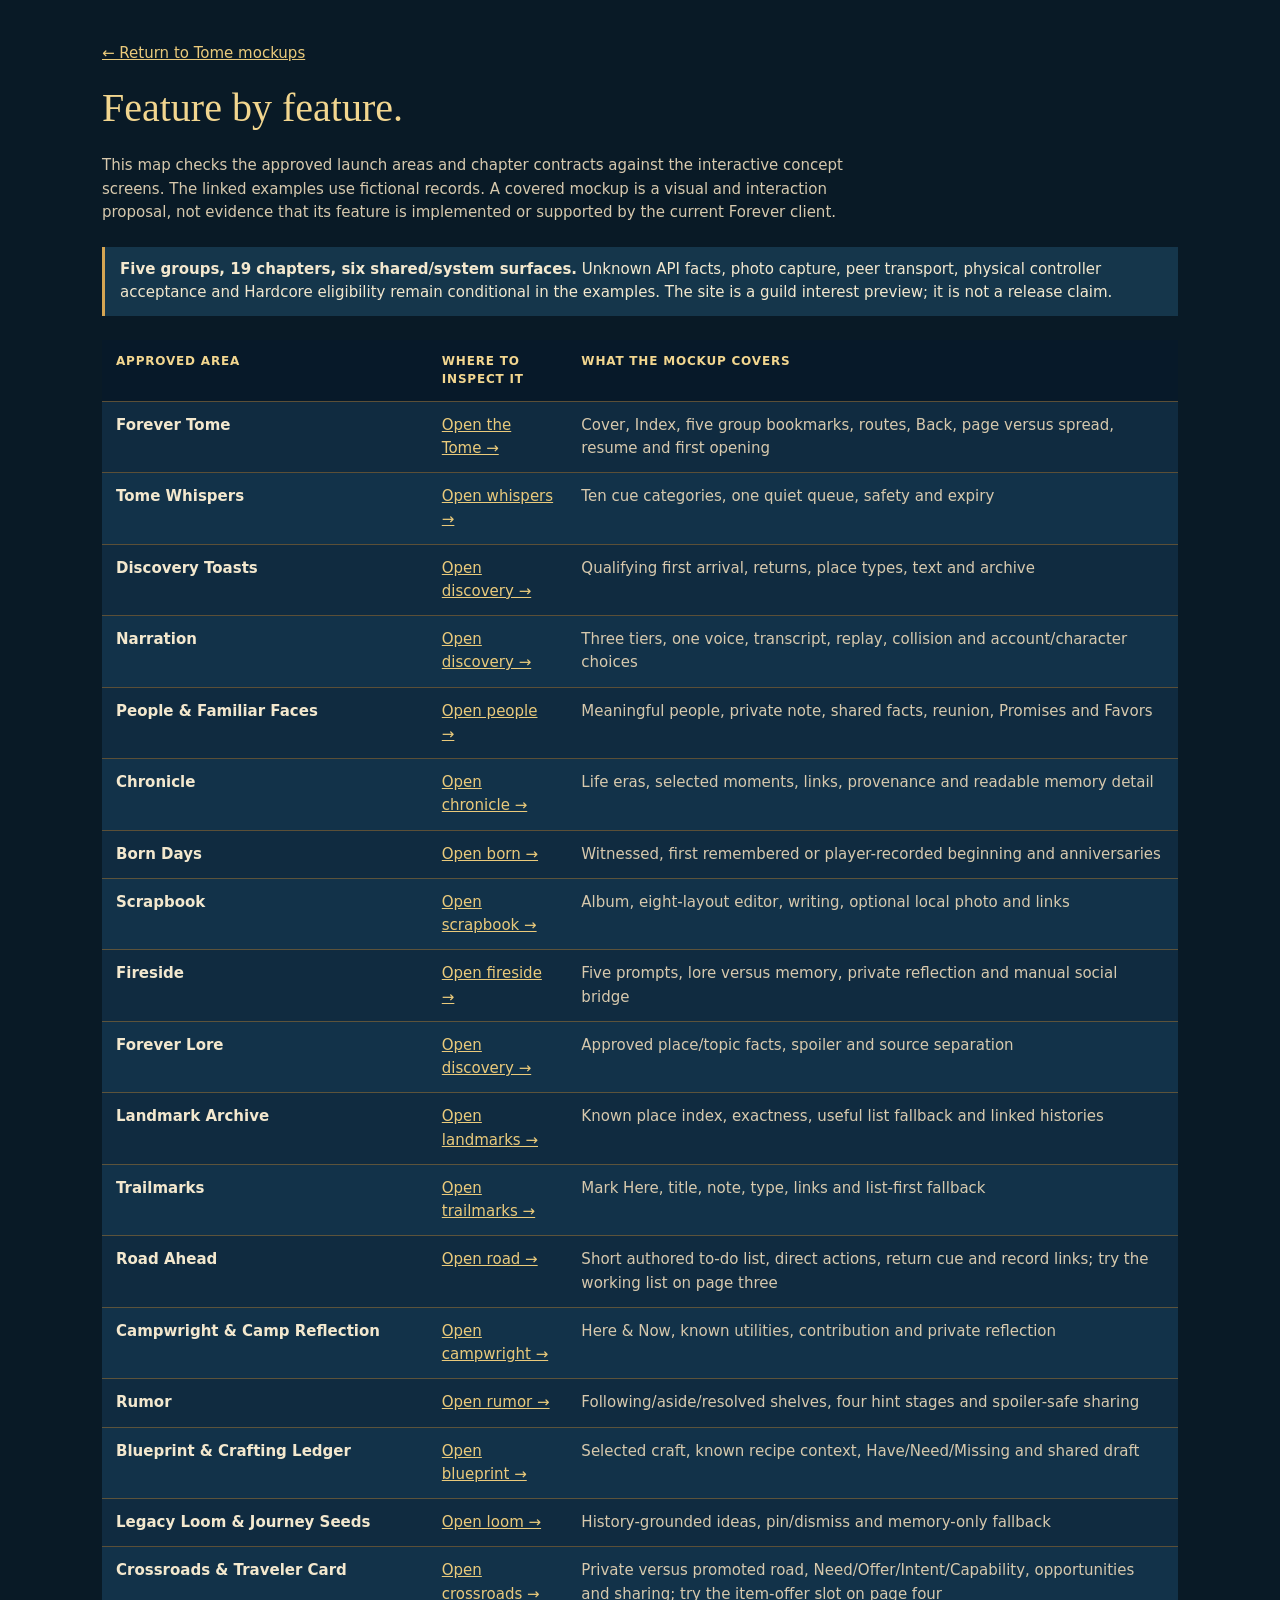
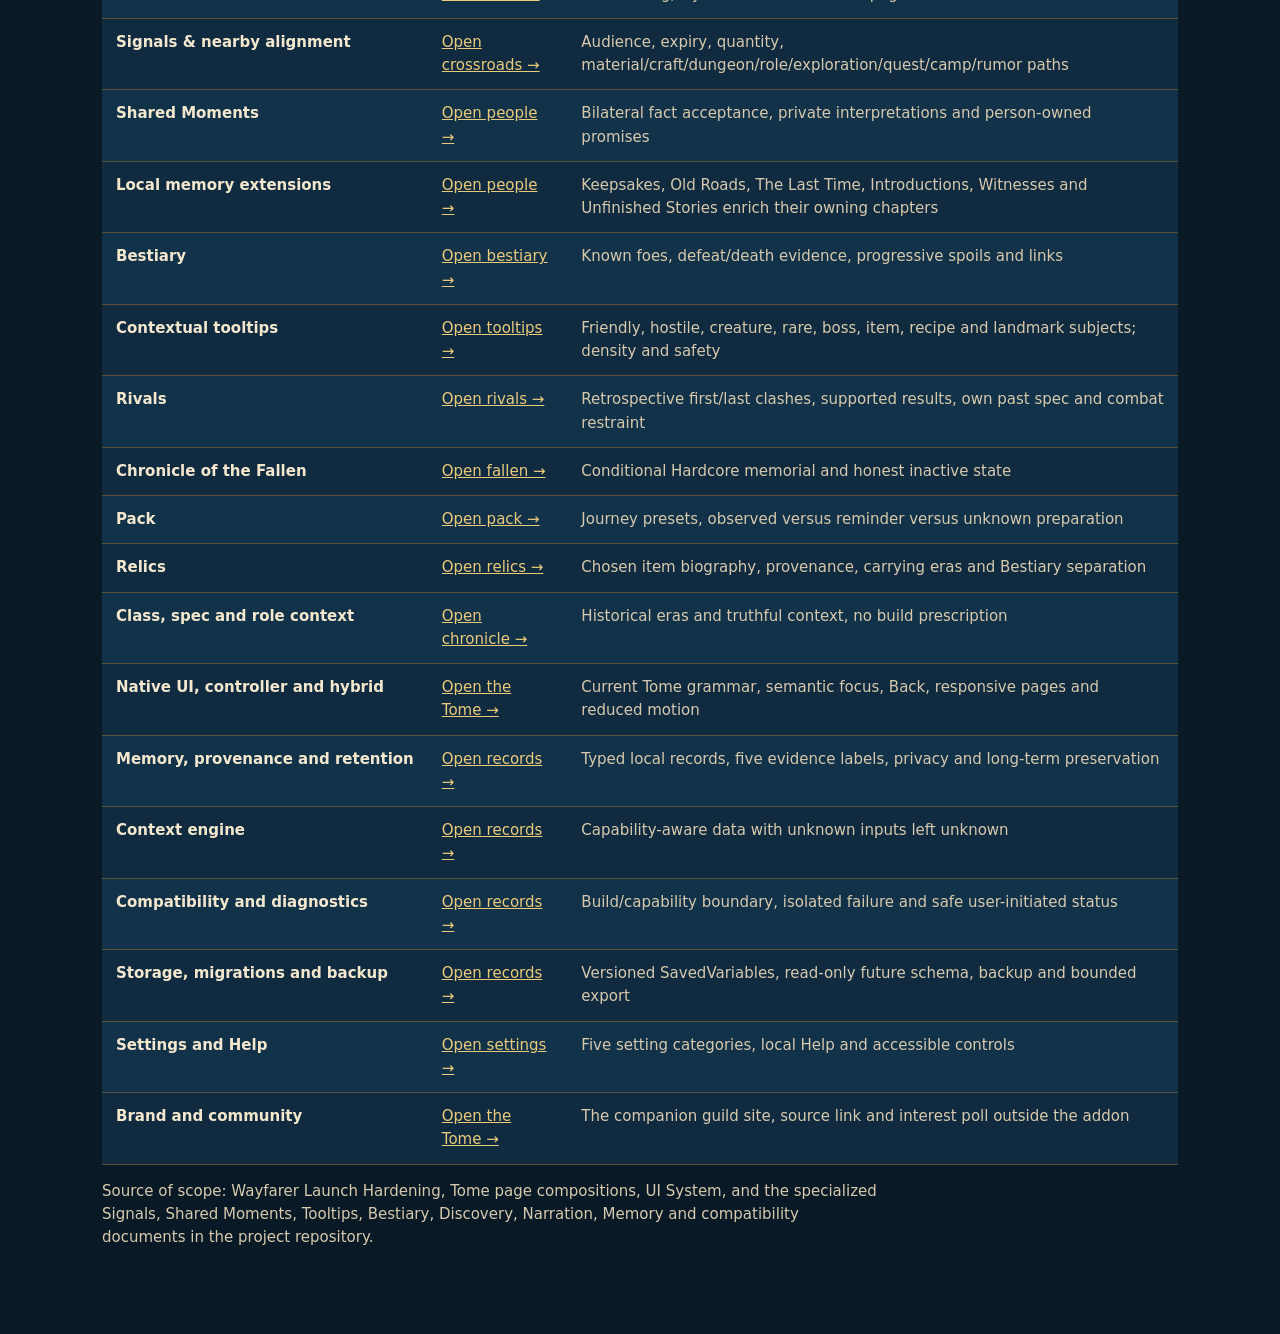
<file: complete-mockups-coverage.html>
<!doctype html><html lang="en"><head><meta charset="utf-8"><meta name="viewport" content="width=device-width,initial-scale=1"><title>Wayfarer mockup coverage</title><style>
*{box-sizing:border-box}body{margin:0;background:#091a26;color:#f3e8ce;font:15px/1.55 system-ui}main{max-width:1120px;margin:auto;padding:30px 22px 70px}h1,h2{font-family:Georgia,serif;font-weight:normal;color:#f2d68f}h1{font-size:40px;margin:8px 0}p{max-width:780px;color:#d7c9ad}a{color:#eaca7b}table{border-collapse:collapse;width:100%;margin-top:24px;background:#102b40}th,td{padding:12px 14px;border-bottom:1px solid #a6752e80;text-align:left;vertical-align:top}th{color:#f2d68f;background:#071929;font-size:12px;letter-spacing:.8px;text-transform:uppercase}td:first-child{font-weight:650;white-space:nowrap}td:last-child{color:#d7c9ad}tr:nth-child(even){background:#123249}.note{border-left:3px solid #d4a553;padding:11px 15px;background:#15364b;margin:23px 0}.back{display:inline-block;margin:12px 0 4px}
@media(max-width:690px){h1{font-size:29px}table,tbody,tr,td{display:block}thead{display:none}tr{border:1px solid #a6752e;margin:11px 0}td{border:0;padding:6px 12px;white-space:normal!important}td:first-child{padding-top:13px;color:#f2d68f}td:last-child{padding-bottom:13px}}
</style></head><body><main><a class="back" href="complete-mockups.html">← Return to Tome mockups</a><h1>Feature by feature.</h1><p>This map checks the approved launch areas and chapter contracts against the interactive concept screens. The linked examples use fictional records. A covered mockup is a visual and interaction proposal, not evidence that its feature is implemented or supported by the current Forever client.</p><div class="note"><strong>Five groups, 19 chapters, six shared/system surfaces.</strong> Unknown API facts, photo capture, peer transport, physical controller acceptance and Hardcore eligibility remain conditional in the examples. The site is a guild interest preview; it is not a release claim.</div><table><thead><tr><th>Approved area</th><th>Where to inspect it</th><th>What the mockup covers</th></tr></thead><tbody id="coverage"></tbody></table><p>Source of scope: Wayfarer Launch Hardening, Tome page compositions, UI System, and the specialized Signals, Shared Moments, Tooltips, Bestiary, Discovery, Narration, Memory and compatibility documents in the project repository.</p></main><script>
const rows=[
['Forever Tome','index','Cover, Index, five group bookmarks, routes, Back, page versus spread, resume and first opening'],
['Tome Whispers','whispers','Ten cue categories, one quiet queue, safety and expiry'],
['Discovery Toasts','discovery','Qualifying first arrival, returns, place types, text and archive'],
['Narration','discovery','Three tiers, one voice, transcript, replay, collision and account/character choices'],
['People & Familiar Faces','people','Meaningful people, private note, shared facts, reunion, Promises and Favors'],
['Chronicle','chronicle','Life eras, selected moments, links, provenance and readable memory detail'],
['Born Days','born','Witnessed, first remembered or player-recorded beginning and anniversaries'],
['Scrapbook','scrapbook','Album, eight-layout editor, writing, optional local photo and links'],
['Fireside','fireside','Five prompts, lore versus memory, private reflection and manual social bridge'],
['Forever Lore','discovery','Approved place/topic facts, spoiler and source separation'],
['Landmark Archive','landmarks','Known place index, exactness, useful list fallback and linked histories'],
['Trailmarks','trailmarks','Mark Here, title, note, type, links and list-first fallback'],
['Road Ahead','road','Short authored to-do list, direct actions, return cue and record links; try the working list on page three'],
['Campwright & Camp Reflection','campwright','Here & Now, known utilities, contribution and private reflection'],
['Rumor','rumor','Following/aside/resolved shelves, four hint stages and spoiler-safe sharing'],
['Blueprint & Crafting Ledger','blueprint','Selected craft, known recipe context, Have/Need/Missing and shared draft'],
['Legacy Loom & Journey Seeds','loom','History-grounded ideas, pin/dismiss and memory-only fallback'],
['Crossroads & Traveler Card','crossroads','Private versus promoted road, Need/Offer/Intent/Capability, opportunities and sharing; try the item-offer slot on page four'],
['Signals & nearby alignment','crossroads','Audience, expiry, quantity, material/craft/dungeon/role/exploration/quest/camp/rumor paths'],
['Shared Moments','people','Bilateral fact acceptance, private interpretations and person-owned promises'],
['Local memory extensions','people','Keepsakes, Old Roads, The Last Time, Introductions, Witnesses and Unfinished Stories enrich their owning chapters'],
['Bestiary','bestiary','Known foes, defeat/death evidence, progressive spoils and links'],
['Contextual tooltips','tooltips','Friendly, hostile, creature, rare, boss, item, recipe and landmark subjects; density and safety'],
['Rivals','rivals','Retrospective first/last clashes, supported results, own past spec and combat restraint'],
['Chronicle of the Fallen','fallen','Conditional Hardcore memorial and honest inactive state'],
['Pack','pack','Journey presets, observed versus reminder versus unknown preparation'],
['Relics','relics','Chosen item biography, provenance, carrying eras and Bestiary separation'],
['Class, spec and role context','chronicle','Historical eras and truthful context, no build prescription'],
['Native UI, controller and hybrid','index','Current Tome grammar, semantic focus, Back, responsive pages and reduced motion'],
['Memory, provenance and retention','records','Typed local records, five evidence labels, privacy and long-term preservation'],
['Context engine','records','Capability-aware data with unknown inputs left unknown'],
['Compatibility and diagnostics','records','Build/capability boundary, isolated failure and safe user-initiated status'],
['Storage, migrations and backup','records','Versioned SavedVariables, read-only future schema, backup and bounded export'],
['Settings and Help','settings','Five setting categories, local Help and accessible controls'],
['Brand and community','index','The companion guild site, source link and interest poll outside the addon']
];
document.getElementById('coverage').innerHTML=rows.map(([area,id,copy])=>`<tr><td>${area}</td><td><a href="complete-mockups.html?chapter=${id}">Open ${id==='index'?'the Tome':id} →</a></td><td>${copy}</td></tr>`).join('');
</script></body></html>
</file>
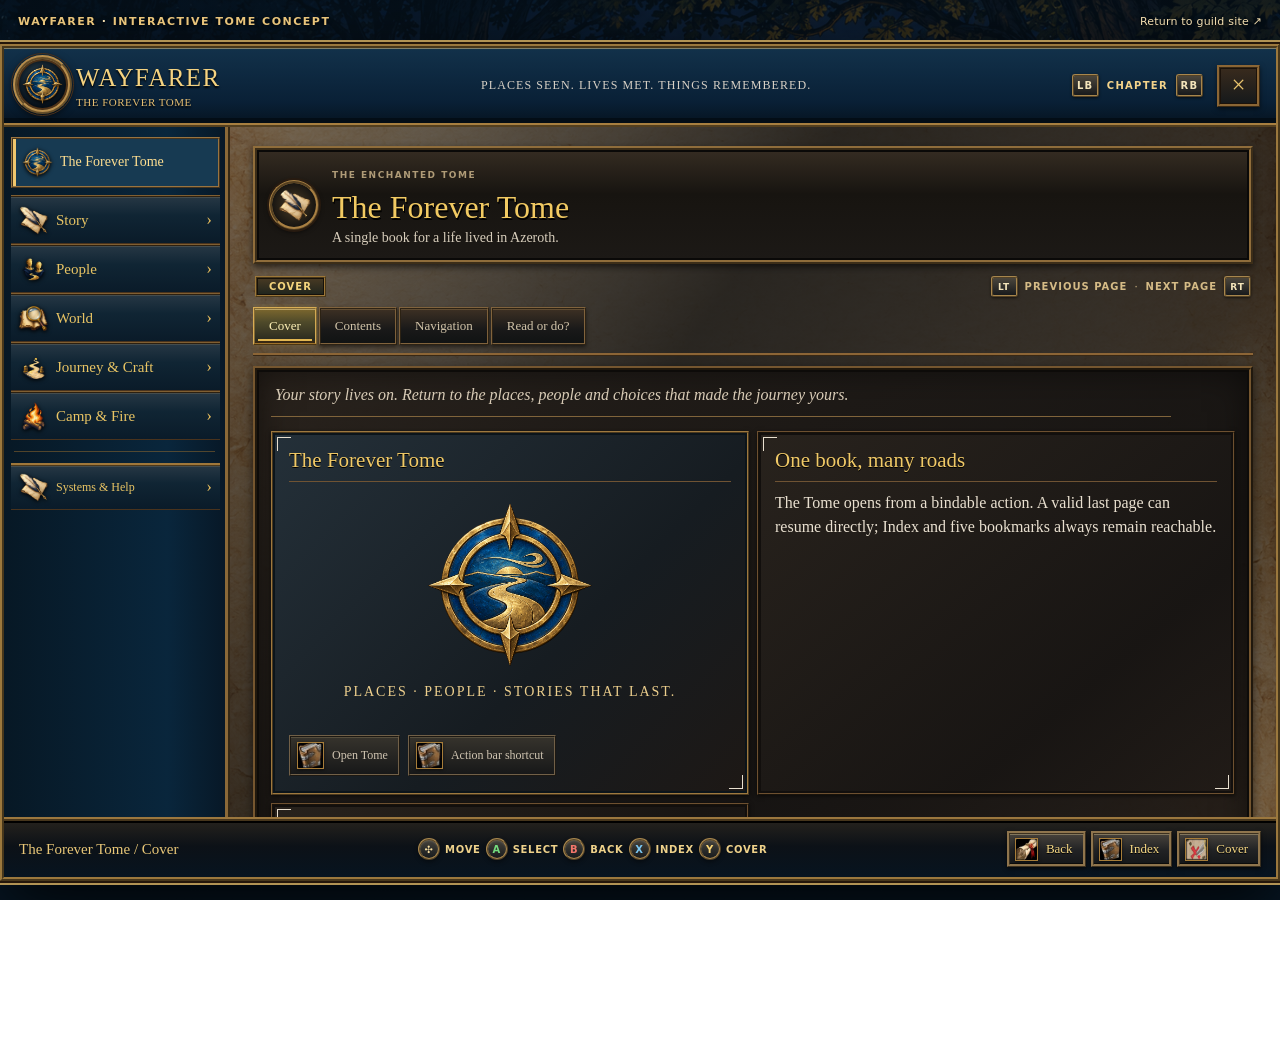
<file: complete-mockups.html>
<!doctype html>
<html lang="en">
<head>
  <meta charset="utf-8">
  <meta name="viewport" content="width=device-width,initial-scale=1">
  <title>Wayfarer — Complete Tome mockups</title>
  <meta name="description" content="Explore the intended Wayfarer addon, chapter by chapter, in reference-led mockups.">
  <link rel="stylesheet" href="complete-mockups.css?v=game-icons-2">
  <link rel="stylesheet" href="complete-mockups-native.css?v=native-2">
  <link rel="stylesheet" href="complete-mockups-embedded.css?v=1">
</head>
<body>
  <a class="skip" href="#atlas-page">Skip to mockup</a>
  <div class="preview-utility"><span>WAYFARER <b>·</b> INTERACTIVE TOME CONCEPT</span><a href="index.html">Return to guild site ↗</a></div>
  <div class="atlas" id="atlas">
    <div class="atlas-mast"><div class="atlas-seal"><img src="assets/wayfarer-emblem.png" alt="Wayfarer emblem"></div><div class="atlas-brand">WAYFARER<small>THE FOREVER TOME</small></div><p>PLACES SEEN. LIVES MET. THINGS REMEMBERED.</p><div class="mast-input"><kbd>LB</kbd><span>CHAPTER</span><kbd>RB</kbd></div><a href="index.html" aria-label="Close mockups">×</a></div>
    <div class="atlas-body">
      <nav class="atlas-rail" aria-label="Tome chapters" id="atlas-rail"></nav>
      <main class="atlas-page" id="atlas-page" tabindex="-1">
        <div class="page-heading"><img id="chapter-icon" src="assets/tome-icons/journal.png" alt=""><div><p class="eyebrow" id="chapter-group"></p><h2 id="chapter-title"></h2><p id="chapter-subtitle"></p></div></div>
        <div class="page-controls"><span class="page-mode" id="page-mode">READ</span><span class="page-step"><kbd>LT</kbd> PREVIOUS PAGE <b>·</b> NEXT PAGE <kbd>RT</kbd></span></div>
        <div class="local-tabs" id="local-tabs" role="tablist" aria-label="Chapter pages"></div>
        <div class="page-content" id="page-content" role="tabpanel"></div>
      </main>
    </div>
    <div class="atlas-footer"><span id="route-label">The Forever Tome</span><div class="pad-legend" aria-label="Controller preview controls"><span><kbd>✣</kbd> MOVE</span><span><kbd class="pad-a">A</kbd> SELECT</span><span><kbd class="pad-b">B</kbd> BACK</span><span><kbd class="pad-x">X</kbd> INDEX</span><span><kbd class="pad-y">Y</kbd> COVER</span></div><div class="footer-actions"><button id="atlas-back" type="button"><img class="game-action-icon" src="assets/game-icons/inv_scroll_03.jpg" alt="">Back</button><button id="atlas-index" type="button"><img class="game-action-icon" src="assets/game-icons/inv_misc_book_09.jpg" alt="">Index</button><button id="atlas-cover" type="button"><img class="game-action-icon" src="assets/game-icons/inv_misc_map_01.jpg" alt="">Cover</button></div></div>
  </div>
  <div class="atlas-after"><p><strong>Design preview · fictional example records.</strong> The live addon remains in development. The keyboard mirrors the shown controller path: arrows move focus, Enter selects, Escape returns, Q/E change bookmark groups, and Page Up/Down turn pages. Hardware controller input is not tested here.</p><p>Try <a href="complete-mockups.html?chapter=crossroads&amp;page=4">an item offer</a>, <a href="complete-mockups.html?chapter=road&amp;page=3">Road Ahead</a>, or <a href="complete-mockups.html?chapter=blueprint&amp;page=3">a material link</a>. Other illustrated actions show intended behavior. <a href="complete-mockups-coverage.html">Full feature map →</a></p></div>
  <script src="complete-mockups-data.js?v=game-icons-1"></script>
  <script src="complete-mockups-interactions.js?v=game-icons-1"></script>
  <script src="complete-mockups.js?v=game-icons-1"></script>
</body>
</html>
</file>
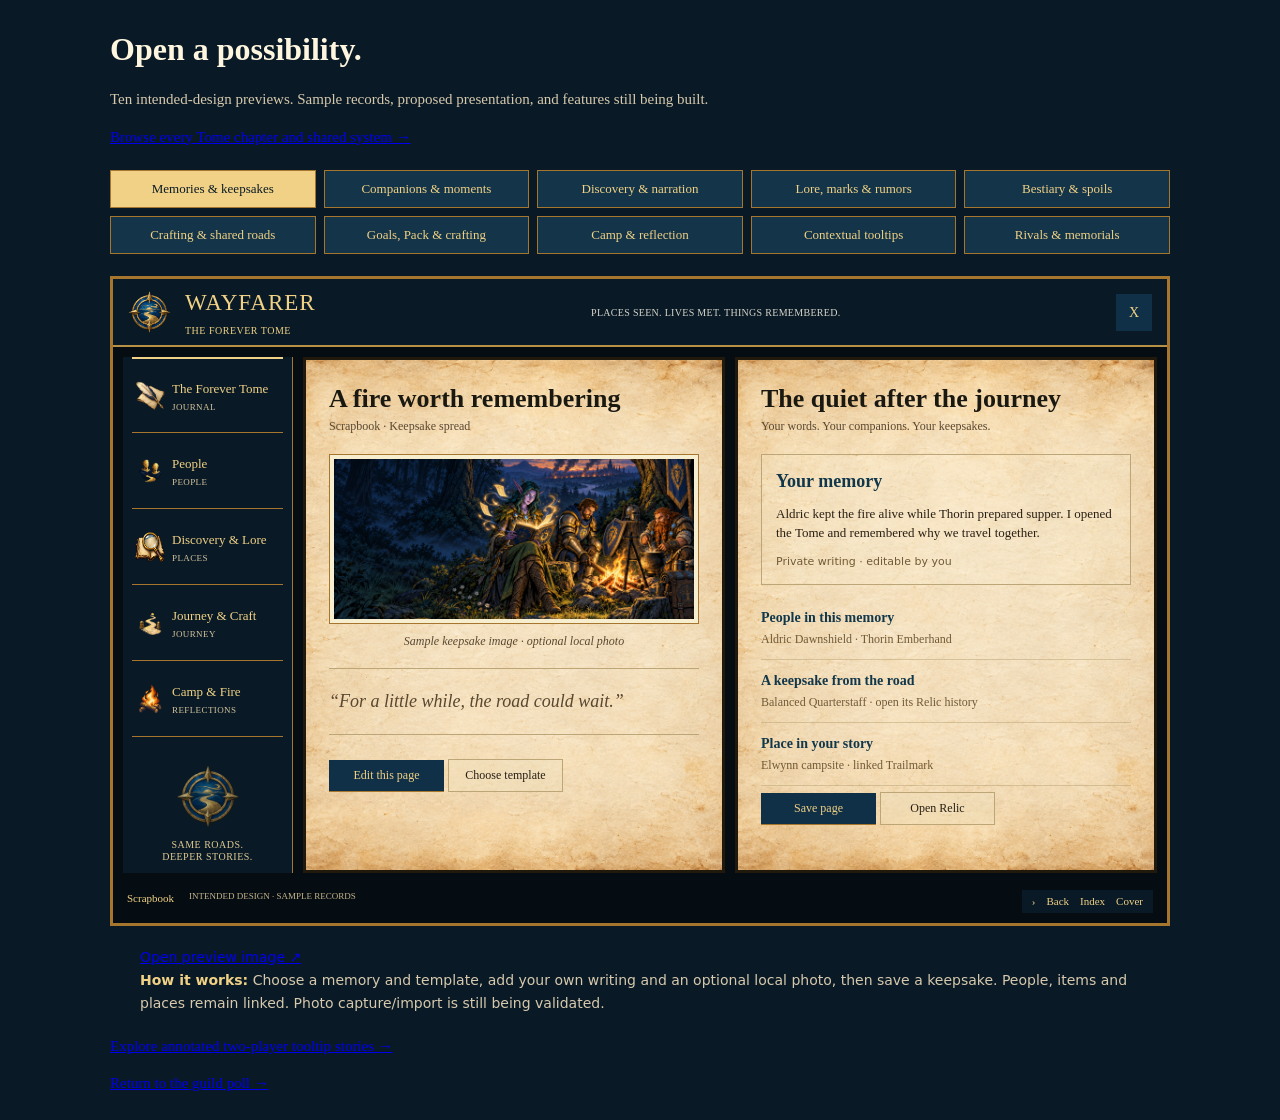
<file: feature-previews.html>
<!doctype html><html lang="en"><head><meta charset="utf-8"><meta name="viewport" content="width=device-width,initial-scale=1"><title>Wayfarer — Intended feature previews</title><style>
*{box-sizing:border-box}body{margin:0;background:#091a26;color:#fff6df;font:15px/1.5 Georgia,serif}.gallery{max-width:1100px;margin:25px auto;padding:0 20px}.gallery h1{font-size:32px;margin:5px 0}.gallery p{color:#d7c9ad}.picker{display:grid;grid-template-columns:repeat(5,1fr);gap:8px;margin:22px 0}.picker button{padding:10px;border:1px solid #a6752e;background:#133449;color:#f0d185;cursor:pointer;font:13px Georgia}.picker button[aria-pressed=true]{background:#f0d185;color:#091a26}.picker button:focus-visible{outline:3px solid #fff6df;outline-offset:3px}
.concept{max-width:1060px;margin:0 auto;background:#091a26;border:3px solid #a6752e;box-shadow:inset 0 0 0 2px #f0d18566,0 15px 50px #0008;position:relative}.mast{height:65px;display:flex;align-items:center;gap:15px;padding:10px 20px;background:linear-gradient(110deg,#071827,#164264,#0b2436);border-bottom:2px solid #b89244}.mast img{width:43px;height:43px}.mast strong{font-size:24px;color:#f0d185;font-weight:500;letter-spacing:2px}.mast small{font:10px system-ui;letter-spacing:1.5px;color:#e4cf9e;margin-left:auto}.book{display:grid;grid-template-columns:155px 1fr 1fr;min-height:525px;padding:10px;gap:0}.chapters{padding:16px 10px 0 3px;color:#e8d6ad}.chapters .group{font-size:10px;letter-spacing:2px;color:#a98c54;margin-bottom:18px;text-transform:uppercase}.chapters span{display:block;padding:13px 11px;border-bottom:1px solid #a6752e55;font-size:15px}.chapters .selected{border:1px solid #d3ae58;background:linear-gradient(90deg,#154e76,#0c2b43);color:#f0d185;box-shadow:inset 0 0 12px #34719744}.chapters img{display:block;width:70px;height:70px;margin:40px auto 8px;opacity:.7}.chapters p{text-align:center;font-size:12px;font-style:italic;color:#bbaa88}
.page{background:#efe3c7 url('assets/feature-previews/parchment.png') center/cover;color:#291f14;padding:24px 25px 19px;min-width:0;border:1px solid #b9a075;box-shadow:inset 0 0 20px #7d582f22;position:relative}.page.left{border-radius:7px 0 0 7px;border-right:7px solid #b19668}.page.right{border-radius:0 7px 7px 0;box-shadow:inset 7px 0 18px #7d582f33}.page h2{font-size:27px;color:#091a26;margin:0 0 3px;line-height:1.15}.page h3{font-size:18px;color:#12374a;margin:0 0 9px}.sub{font-size:12px;color:#715a37;margin:0 0 19px}.card{border:1px solid #bca577;background:#fff9e330;padding:13px 14px;margin:12px 0;border-radius:3px}.card.selected{border-color:#a6752e;background:#dae2df80}.card p{font-size:13px;margin:6px 0;line-height:1.5}.card small{font:11px system-ui;color:#715a37}.row{border-bottom:1px solid #bca57788;padding:10px 0;font-size:14px}.row strong{display:block;color:#12374a}.row small{font-size:12px;color:#715a37}.quote{font-size:18px;font-style:italic;line-height:1.6;border-top:1px solid #bca577;border-bottom:1px solid #bca577;padding:18px 0;color:#594730}.action{display:inline-block;background:linear-gradient(110deg,#10324b,#174d70);color:#f0d185;border:1px solid #a6752e;padding:8px 12px;font:12px Georgia;margin:6px 4px 0 0}.action.light{background:#eee0bd;color:#291f14}.seal{font:10px system-ui;letter-spacing:.8px;text-transform:uppercase;color:#785929;margin:13px 0 0}.art{display:block;width:100%;height:170px;object-fit:cover;border:1px solid #a6752e;padding:4px;background:#f7edcf}.photo-caption{font-size:12px;font-style:italic;text-align:center;margin-top:8px}.badge{display:inline-block;background:#091a26;color:#f0d185;font-size:10px;padding:3px 7px;margin:0 4px 5px 0}.material{display:flex;justify-content:space-between;padding:9px 0;border-bottom:1px solid #bca577;font-size:13px}.progress{height:8px;border:1px solid #9e8050;background:#d5c19b;margin:12px 0}.progress i{display:block;background:#345449;height:100%;width:65%}.check{color:#315447;font-size:20px;margin-right:6px}.hint{background:#e3d2ab;padding:12px;border-left:3px solid #a6752e;font-size:13px;margin:14px 0}.footer{padding:10px 20px;display:flex;justify-content:space-between;color:#f0d185;font-size:11px;border-top:1px solid #a6752e;gap:15px}.note{max-width:1000px;margin:20px auto;font:14px/1.65 system-ui;color:#d7c9ad}.note strong{color:#f0d185}.world{position:relative;min-height:570px;background:#071929}.world>img{display:block;width:100%;height:570px;object-fit:cover}.toast,.tip{position:absolute;bottom:23px;right:23px;width:330px;padding:21px 24px;color:#fff6df;background:#071929ef;border:1px solid #a6752e;box-shadow:0 8px 30px #0008}.toast h2,.tip h2{font-size:26px;color:#f0d185;margin:5px 0}.toast small,.tip small{color:#d7bb77;font:10px system-ui;letter-spacing:1px}.toast p{font:italic 15px/1.5 Georgia;border-top:1px solid #a6752e77;padding-top:12px}.tip p{font:13px/1.5 Georgia;margin:9px 0}.tip hr{border:0;border-top:1px solid #a6752e88}.cursor{position:absolute;left:36%;top:35%;width:28px;height:36px}.map{position:relative;height:190px;border:1px solid #aa8c58;background:radial-gradient(ellipse at 25% 25%,#8c9b73aa,transparent 40%),radial-gradient(ellipse at 75% 65%,#8c9b73aa,transparent 35%),#d9c59d;overflow:hidden}.map svg{width:100%;height:100%}.map-label{position:absolute;font-size:11px;background:#f8edcfcc;padding:2px 6px}.memorial{padding-top:32px;text-align:center}.memorial .art{height:185px;filter:saturate(.6)}.memorial h2{font-size:29px;margin:20px 0 10px}.capture .gallery>h1,.capture .gallery>p,.capture .picker,.capture .note{display:none}.capture .gallery{margin:15px auto;padding:0 15px}
@media(max-width:750px){.picker{grid-template-columns:repeat(2,1fr)}.book{grid-template-columns:110px 1fr}.page.right{grid-column:2}.page{padding:20px}.mast small{display:none}.footer{flex-wrap:wrap}.world>img{height:420px}.toast,.tip{width:65%;padding:15px}.world{min-height:420px}}@media(max-width:480px){.book{display:block}.chapters{display:none}.page.left{border-right:1px solid #b9a075}.page{border-radius:0!important}.world>img{height:310px}.world{min-height:310px}.tip{position:relative;bottom:auto;right:auto;width:100%}.toast{width:75%;font-size:11px}.mast strong{font-size:20px}}
/* Current-layout authority: Charlie's supplied live-client screenshots. */
.page p{color:#291f14}.page .sub,.page .photo-caption{color:#594730}.page .quote{color:#594730}.page .card p{color:#291f14}
.concept{border:3px solid #a6752e;box-shadow:none;background:#050d12}.mast{height:68px;background:#091a26;gap:14px;padding:10px 15px}.mast strong{font-size:23px;letter-spacing:1px}.brand-sub{font-size:10px;letter-spacing:.5px;color:#f0d185;margin-top:2px}.mast small{font:10px Georgia;letter-spacing:.3px;text-align:center;flex:1;margin:0;color:#d7d4ca}.close-mark{display:block;background:#103047;padding:8px 13px;color:#f0d185;font-size:14px}.book{grid-template-columns:170px 1fr 1fr;gap:10px;padding:10px;min-height:535px}.page{border:3px solid #22190d;border-radius:0!important;padding:24px 23px;box-shadow:none!important}.page.left{border-right:3px solid #22190d}.page h2{font-family:Georgia,serif;font-size:26px;color:#191811}.card{border-radius:0;background:#fff9e315}.chapters{padding:0 9px;background:#091a26;border-right:1px solid #a6752e}.chapters span{display:flex;align-items:center;gap:7px;height:76px;padding:7px 3px;font-size:13px;color:#f0d185;border-bottom:1px solid #a6752e}.chapters span img{width:30px;height:30px;margin:0;opacity:1;flex-shrink:0}.chapters span small{display:block;font:9px Georgia;color:#d5c39d;letter-spacing:.4px;margin-top:3px}.chapters .selected{background:none;border:0;border-top:2px solid #f0d185;border-bottom:1px solid #a6752e;box-shadow:none}.chapters .rail-emblem{width:64px;height:64px;margin:28px auto 5px}.chapters p{font-size:10px;line-height:1.2;letter-spacing:.5px;font-style:normal;color:#dfc992}.action{background:#103047;border:0;border-bottom:1px solid #a6752e;min-width:115px;text-align:center}.action.light{border:1px solid #bca577;background:#eee0bd66}.footer{border:0;background:#050d12;padding:7px 14px 10px;min-height:36px}.footer-controls{margin-left:auto;background:#091a26;padding:3px 10px}.preview-stamp{color:#c5b48c;font-size:9px}.capture .gallery>p:last-child{display:none}
@media(max-width:750px){.book{grid-template-columns:120px 1fr}.page.right{grid-column:2}.chapters span{height:75px;font-size:11px}.chapters span img{width:23px;height:23px}.mast small{display:none}.preview-stamp{display:none}}@media(max-width:480px){.book{display:block}.chapters{display:none}.page{padding:20px}.footer-controls{display:none}}
</style><style>.narration-audio-icon{position:absolute;top:17px;right:17px;width:22px;height:22px;color:#f0d185}.arrival-toast .toast-kicker,.toast>small:first-of-type{padding-right:30px;display:block}@media(max-width:480px){.world .toast{position:relative;right:auto;bottom:auto;width:100%;padding:18px 20px}}</style><link rel="stylesheet" href="comic-showcase.css"></head><body><main class="gallery"><h1>Open a possibility.</h1><p>Ten intended-design previews. Sample records, proposed presentation, and features still being built.</p><p><a href="complete-mockups.html">Browse every Tome chapter and shared system →</a></p><div class="picker" id="picker"></div><div class="concept" id="concept"></div><p class="note" id="explanation"></p><p><a href="tooltip-stories.html">Explore annotated two-player tooltip stories →</a></p><p><a href="index.html#poll">Return to the guild poll →</a></p></main><script src="feature-previews.js"></script><script src="toast-ornaments.js"></script></body></html>
</file>
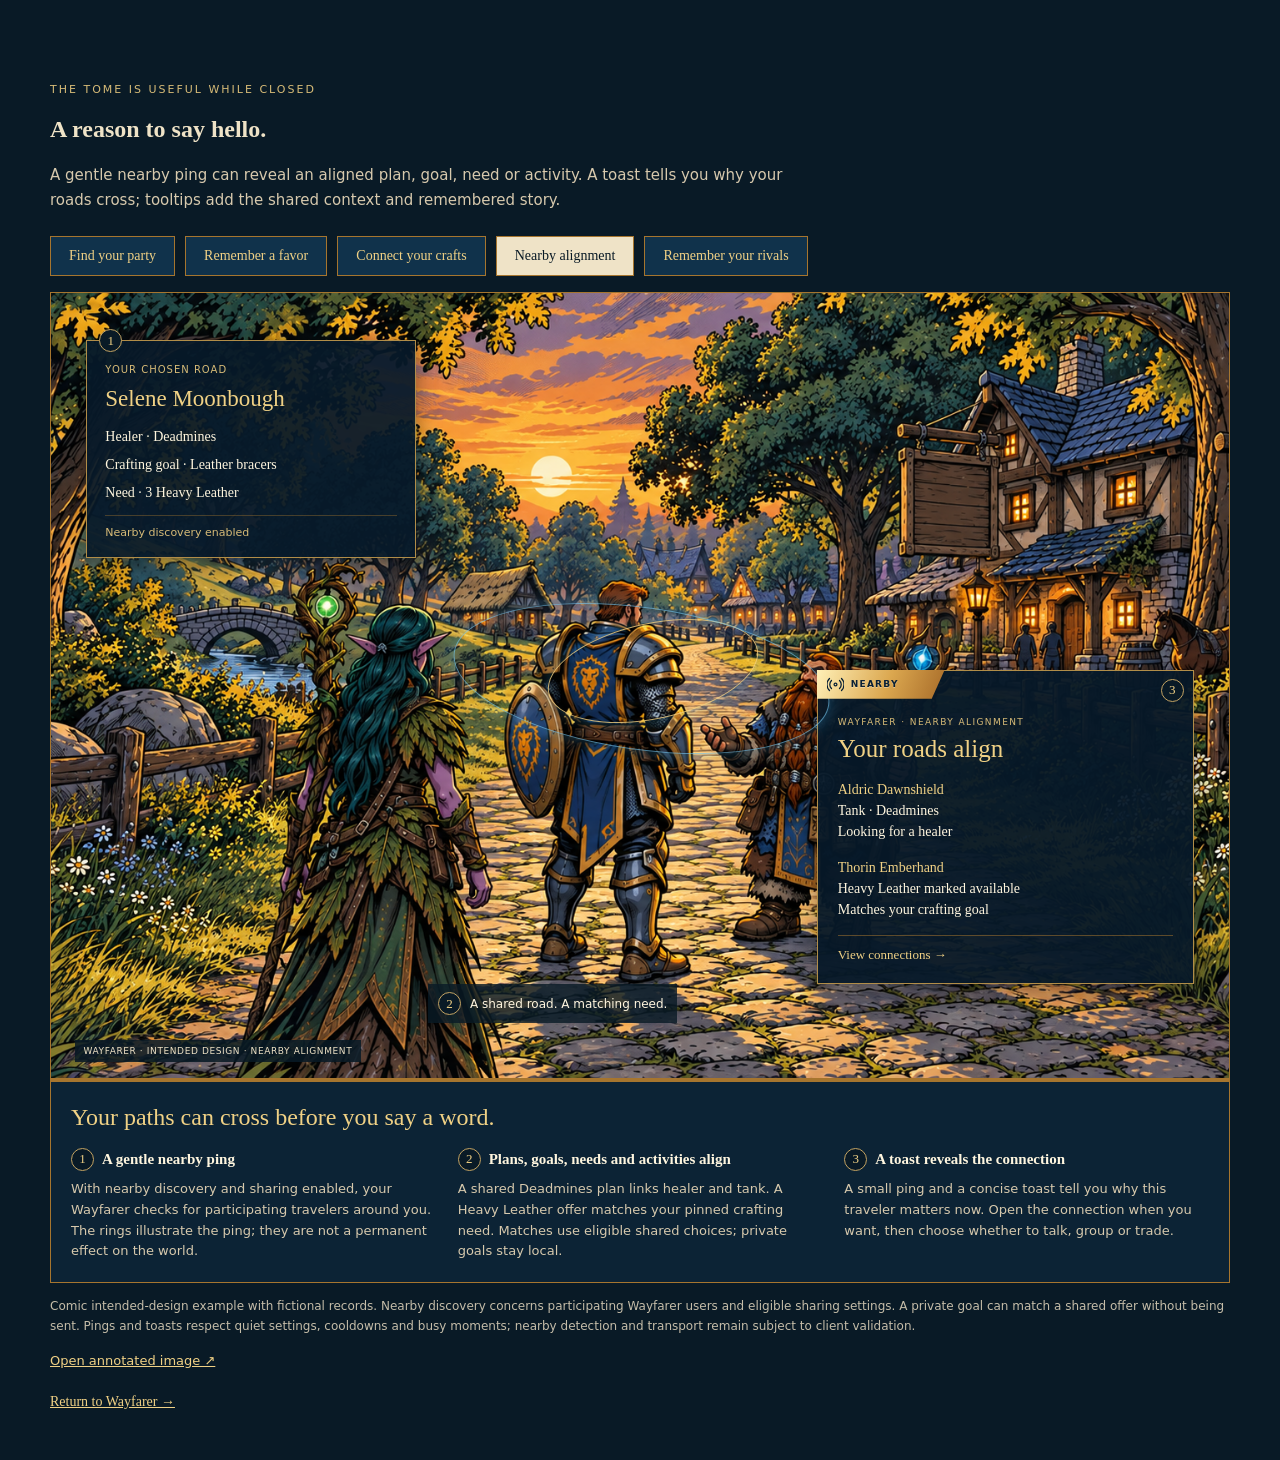
<file: tooltip-stories.html>
<!doctype html><html lang="en"><head><meta charset="utf-8"><meta name="viewport" content="width=device-width,initial-scale=1"><title>Wayfarer — A reason to say hello</title><link rel="stylesheet" href="tooltip-stories.css"><style>*{box-sizing:border-box}body{margin:0;padding:25px 20px;background:#091a26}.eyebrow{color:#d7bb77;font:11px system-ui;letter-spacing:2px;text-transform:uppercase}a{color:#f0d185}.return{max-width:1180px;margin:25px auto;font:14px Georgia}body:has(.connection-single){padding:12px}.connection-single+.return{display:none}</style><link rel="stylesheet" href="comic-showcase.css"></head><body><section class="connections-demo" id="connections" aria-label="Nearby connections and tooltip stories"></section><p class="return"><a href="index.html#connections">Return to Wayfarer →</a></p><script src="tooltip-stories.js"></script><script src="toast-ornaments.js"></script></body></html>
</file>
<file: tooltip-stories.css>
.connections-demo{max-width:1180px;margin:58px auto 0;color:#fff6df;font-family:Georgia,serif}.connections-demo h2{color:#efe3c7}.connections-demo .intro{max-width:740px;color:#d7c9ad;font:15px/1.65 system-ui}.connection-tabs{display:flex;gap:10px;flex-wrap:wrap;margin:24px 0 16px}.connection-tabs button{padding:11px 18px;border:1px solid #a6752e;background:#10324b;color:#f0d185;font:14px Georgia;cursor:pointer}.connection-tabs button[aria-pressed=true]{background:#efe3c7;color:#091a26}.connection-tabs button:focus-visible,.connections-demo a:focus-visible{outline:3px solid #f0d185;outline-offset:3px}.connection-image{position:relative;isolation:isolate;overflow:hidden;border:1px solid #a6752e;background:#091a26;aspect-ratio:3/2}.connection-image>img{display:block;width:100%;height:100%;object-fit:cover}.connection-tip{position:absolute;top:5%;width:27%;padding:16px;background:#071929f2;border:1px solid #b18d48;box-shadow:0 7px 22px #0006;color:#fff6df}.connection-tip.left{left:2%}.connection-tip.right{right:2%}.connection-tip .perspective{color:#d7bb77;font:10px/1.5 system-ui;letter-spacing:.3px;border-bottom:1px solid #a6752e88;padding-bottom:9px;margin-bottom:10px}.connection-tip h3{font:500 clamp(17px,2vw,24px)/1.2 Georgia;margin:0 0 5px;color:#f0d185}.connection-tip .native{font:11px/1.4 system-ui;color:#d7c9ad;margin:0 0 12px}.connection-tip .wayfarer-label{color:#f0d185;font:12px/1.4 Georgia;margin:8px 0}.connection-tip ul{list-style:none;padding:0;margin:0}.connection-tip li{font:13px/1.5 Georgia;margin:7px 0}.connection-tip .match{color:#f0d185;border-top:1px solid #a6752e55;padding-top:8px}.connection-tip .tome-hint{font:11px/1.4 Georgia;color:#d7bb77;margin:13px 0 0}.connection-number{display:inline-grid;place-items:center;width:23px;height:23px;flex-shrink:0;border:1px solid #c3a363;background:#091a26;color:#f0d185;border-radius:50%;font:13px Georgia}.connection-tip .connection-number{position:absolute;top:-12px;left:12px}.connection-cursor{position:absolute;width:23px;height:31px;top:48%;filter:drop-shadow(0 1px 2px #000)}.connection-cursor.left{left:40%}.connection-cursor.right{left:61%;top:45%}.connection-toast{position:absolute;right:2%;bottom:4%;width:34%;padding:14px 17px;background:#071929f2;border:1px solid #b18d48;box-shadow:0 7px 22px #0006}.connection-toast .connection-number{position:absolute;top:-12px;left:12px}.connection-toast small{color:#d7bb77;font:9px system-ui;letter-spacing:1.4px}.connection-toast h3{font:21px/1.2 Georgia;color:#f0d185;margin:7px 0}.connection-toast p{font:13px/1.5 Georgia;margin:0;color:#fff6df}.connection-stamp{position:absolute;bottom:2%;left:2%;color:#efe3c7;background:#091a26dd;padding:5px 9px;font:9px/1.4 system-ui;letter-spacing:.6px}.connection-caption{background:#0c2335;padding:20px;border:1px solid #a6752e;border-top:0}.connection-caption h3{color:#f0d185;font:24px/1.25 Georgia;margin:0 0 16px}.connection-notes{display:grid;grid-template-columns:repeat(3,1fr);gap:22px}.connection-notes p{color:#d7c9ad;font:13px/1.6 system-ui;margin:0}.connection-notes strong{display:flex;align-items:center;gap:8px;color:#fff6df;font:15px Georgia;margin-bottom:8px}.connections-demo .connection-limit{color:#c5bda9;font:12px/1.65 system-ui;margin:14px 0}.connections-demo .connection-download{color:#f0d185;font:13px system-ui}.connection-single{margin:0 auto!important}.connection-single .connection-tabs,.connection-single>.intro,.connection-single>h2,.connection-single>.eyebrow,.connection-single>.connection-limit,.connection-single>.connection-download{display:none}
@media(max-width:800px){.connection-tip{padding:11px;width:29%}.connection-tip li{font-size:11px;margin:5px 0}.connection-tip .perspective,.connection-tip .native{font-size:9px}.connection-tip .wayfarer-label,.connection-tip .tome-hint{font-size:10px}.connection-toast p{font-size:11px}.connection-toast h3{font-size:18px}.connection-notes{gap:14px}}
@media(max-width:580px){.connection-image{aspect-ratio:auto;display:grid;grid-template-columns:1fr 1fr;gap:10px;padding:0 10px 12px;overflow:visible}.connection-image>img{grid-column:1/-1;aspect-ratio:3/2;height:auto;width:calc(100% + 20px);max-width:none;margin:0 -10px}.connection-tip,.connection-tip.left,.connection-tip.right{position:relative;top:auto;left:auto;right:auto;width:auto;margin-top:5px}.connection-tip h3{font-size:18px}.connection-tip li{font-size:12px}.connection-tip .perspective{font-size:10px}.connection-cursor{display:none}.connection-toast{position:relative;bottom:auto;right:auto;grid-column:1/-1;width:auto;margin-top:8px}.connection-toast p{font-size:13px}.connection-stamp{position:static;grid-column:1/-1;justify-self:start}.connection-notes{grid-template-columns:1fr;gap:20px}.connection-tabs button{flex:1;padding:11px 9px;font-size:12px}.connection-caption{padding:20px 16px}}

.alignment-choices{position:absolute;left:3%;top:6%;width:28%;padding:18px;background:#071929ed;border:1px solid #b18d48;box-shadow:0 6px 22px #0006}.alignment-choices>.connection-number{position:absolute;top:-12px;left:12px}.alignment-choices small{font:10px system-ui;letter-spacing:1px;color:#d7bb77}.alignment-choices h3{font:23px Georgia;color:#f0d185;margin:9px 0 14px}.alignment-choices p{font:14px/1.5 Georgia;color:#fff6df;margin:7px 0}.alignment-choices>span:last-child{display:block;border-top:1px solid #a6752e66;padding-top:10px;color:#d7bb77;font:11px system-ui;margin-top:12px}.alignment-toast{width:32%;bottom:12%;right:3%;padding:20px}.alignment-toast>small{padding-right:25px;display:block}.alignment-toast p{margin:15px 0;font-size:14px}.alignment-toast strong{color:#f0d185;font-weight:400}.alignment-open{border-top:1px solid #a6752e88;padding-top:11px;color:#f0d185;font:13px Georgia}.alignment-bell{position:absolute;top:17px;right:16px;width:21px;height:21px;color:#f0d185}.alignment-cue{position:absolute;bottom:7%;left:32%;font:12px system-ui;color:#fff6df;background:#091a26cf;padding:8px 10px;display:flex;align-items:center;gap:9px}.alignment-toast h3{font-size:25px}.alignment-scene .connection-stamp{bottom:2%}
@media(max-width:800px){.alignment-choices{padding:13px}.alignment-choices h3{font-size:20px}.alignment-choices p,.alignment-toast p{font-size:12px}.alignment-toast{padding:15px}.alignment-toast h3{font-size:21px}.alignment-cue{left:28%;font-size:10px}}
@media(max-width:580px){.alignment-choices{position:relative;left:auto;top:auto;width:auto;grid-column:1/-1;margin-top:7px;padding:17px}.alignment-toast{position:relative;width:auto;bottom:auto;right:auto;grid-column:1/-1;padding:18px}.alignment-choices p,.alignment-toast p{font-size:14px}.alignment-cue{position:static;grid-column:1/-1;justify-self:start;margin-top:7px;font-size:12px}.alignment-scene .connection-stamp{position:static}}

.pvp-scene .connection-tip{top:4%;width:28%}.pvp-history{width:35%;bottom:4%;right:2%;padding:17px}.pvp-history small{font-size:9px;letter-spacing:.5px;display:block}.pvp-history h3{font-size:22px}.pvp-history p{font-size:13px;margin:9px 0}.pvp-history strong{float:right;color:#f0d185;font-weight:400}.pvp-history .pvp-summary{font-style:italic;color:#f0d185;border-top:1px solid #a6752e66;padding-top:8px}.pvp-cursor{left:59%;top:48%}.pvp-scene .connection-stamp{max-width:48%}
@media(max-width:800px){.pvp-history{width:40%;padding:12px}.pvp-history h3{font-size:18px}.pvp-history p{font-size:11px}.pvp-scene .connection-tip{width:29%}}
@media(max-width:580px){.pvp-scene .connection-tip{top:auto;width:auto}.pvp-history{width:auto;bottom:auto;right:auto;padding:17px}.pvp-history p{font-size:13px}.pvp-scene .connection-stamp{max-width:100%}}
</file>
<file: narration-demo.css>
.narration-carousel{max-width:1040px;margin:0 auto 50px;outline:none}
.narration-carousel:focus-visible{outline:2px solid #d7bb77;outline-offset:7px}
.narration-stage{position:relative}
.narration-stage .arrival-scene{margin:0}
.narration-stage #narration-scene{transition:opacity .35s ease,filter .35s ease}
.narration-stage #narration-scene.is-changing{opacity:.52;filter:saturate(.65)}
.arrival-scene .arrival-toast{overflow:hidden;transform-origin:bottom right}
.narration-enhanced .arrival-toast{opacity:0;visibility:hidden;transform:translate3d(35px,22px,0) scale(.96);transition:opacity .45s ease,transform .65s cubic-bezier(.2,.8,.2,1),visibility .65s;pointer-events:none}
.narration-enhanced .arrival-toast.is-visible{opacity:1;visibility:visible;transform:translate3d(0,0,0) scale(1);pointer-events:auto}
.arrival-toast:before{content:'';position:absolute;inset:-60%;background:linear-gradient(110deg,transparent 42%,#f0d18500 46%,#f0d18526 50%,#9bcfff15 53%,transparent 58%);transform:translateX(-65%) rotate(-8deg);pointer-events:none;opacity:0}
.arrival-toast.is-visible:before{animation:tome-shimmer 1.7s .35s ease-out both}
.arrival-toast.is-visible{box-shadow:0 8px 30px #0006,0 0 22px #8dc9ff16,inset 0 0 18px #d5a54d0c}
@keyframes tome-shimmer{0%{opacity:0;transform:translateX(-65%) rotate(-8deg)}20%{opacity:1}100%{opacity:0;transform:translateX(65%) rotate(-8deg)}}
.arrival-scene .arrival-toast .toast-kicker{padding-right:76px}
.toast-audio,.toast-dismiss{position:absolute;top:12px;right:50px;width:34px;height:34px;padding:6px;display:grid;place-items:center;border:1px solid #b08d4655;background:#112e4480;color:#f0d185;border-radius:3px}
.toast-audio:hover,.toast-dismiss:hover{background:#234967}.toast-dismiss{right:12px;font-size:23px;line-height:1}
.toast-audio svg{width:20px;height:20px}.toast-audio .stop-glyph{display:none}.toast-audio[aria-pressed=true] .speaker-glyph{display:none}.toast-audio[aria-pressed=true] .stop-glyph{display:block}
.narration-progress{height:2px;position:absolute;bottom:0;left:0;right:0;background:#f0d18516}
.narration-progress span{display:block;height:100%;width:0;background:linear-gradient(90deg,#6badd8,#f0d185);box-shadow:0 0 8px #9bcfff80}
.narrator-viewport{height:88px;overflow:hidden;position:relative;border-top:1px solid #a6752e66;margin-top:12px;padding-top:12px;mask-image:linear-gradient(to bottom,transparent 0,#000 12%,#000 84%,transparent 100%)}
.narrator-viewport .narrator-script{border:0;padding:0;margin:0;transform:translateY(0);will-change:transform}
.carousel-arrow{position:absolute;z-index:4;top:50%;transform:translateY(-50%);width:46px;height:58px;border:1px solid #d5a54d;background:linear-gradient(#12344b,#071929);color:#f0d185;font:36px/1 var(--serif);box-shadow:0 5px 18px #0009;display:grid;place-items:center}
.carousel-arrow:hover,.carousel-arrow:focus-visible{background:#224b67;color:#fff2c4}.carousel-prev{left:12px}.carousel-next{right:12px}
.narration-controls{max-width:1040px;margin:14px auto 0;display:flex;gap:14px;align-items:center;flex-wrap:wrap}.narration-controls .button{color:#f0d185;font-size:12px;min-width:175px}.narration-feedback{font-size:12px;color:#d8dfeb;flex:1}.narration-volume{display:flex;align-items:center;gap:8px;font-size:11px;color:#e5d7b9}.narration-volume input{width:90px;accent-color:#d7bb77}
.narration-carousel-nav{margin-top:14px;padding:13px 16px;border:1px solid #7f6639;background:#071929;display:flex;align-items:center;justify-content:space-between;gap:20px}
.narration-dots{display:flex;align-items:center;gap:10px}.narration-dots button{width:13px;height:13px;padding:0;border:1px solid #d7bb77;background:#17364b;transform:rotate(45deg)}.narration-dots button[aria-current=true]{background:#e0b85c;box-shadow:0 0 10px #e0b85c88}.narration-dots button:focus-visible{outline:2px solid #fff;outline-offset:4px}
.narration-carousel-nav p{margin:0;display:flex;align-items:center;gap:14px;color:#d8dfeb;font-size:12px}.narration-carousel-nav strong{color:#f0d185;letter-spacing:.15em}.narration-carousel-note{margin:14px 0 0;color:#bfcbd7;font-size:12px;line-height:1.6}.narration-carousel-note strong{color:#f0d185}
@media(max-width:700px){.carousel-arrow{width:38px;height:48px;font-size:30px}.carousel-prev{left:7px}.carousel-next{right:7px}.narration-carousel-nav{align-items:flex-start;flex-direction:column;gap:12px}.narration-carousel-nav p{width:100%;justify-content:space-between}}
@media(max-width:480px){.arrival-scene .arrival-toast{min-height:242px}.narrator-viewport{height:78px}.narration-controls{gap:10px}.narration-feedback{flex-basis:100%;order:3}.toast-audio,.toast-dismiss{top:10px}.carousel-arrow{top:26%;width:35px;height:44px}.narration-dots{gap:12px}.narration-dots button{width:12px;height:12px}.narration-carousel-note{font-size:11px}}
@media(prefers-reduced-motion:reduce){.narration-enhanced .arrival-toast{transform:none;transition:none}.arrival-toast.is-visible:before{animation:none}.narrator-viewport .narrator-script{transform:none!important}.narration-stage #narration-scene{transition:none}}
</file>
<file: comic-showcase.css>
/* Comic scenes use live, readable native-style tooltip text. */
.tooltip-scene .tooltip,.connection-tip,.world .tip{background:linear-gradient(130deg,#19191eea,#0d1014f2);border:2px solid #a99d77;border-radius:5px;box-shadow:inset 0 0 0 1px #000,0 5px 15px #0008;color:white;font:14px/1.3 Arial,sans-serif;padding:12px 14px}
.tooltip-scene .tooltip h3,.connection-tip h3,.world .tip h2{font:17px/1.2 Arial,sans-serif;color:#27df40;margin:0 0 3px;letter-spacing:0}
.tooltip-scene .tooltip .demo-native,.connection-tip .native,.world .tip .native{white-space:pre-line;font:14px/1.25 Arial,sans-serif;color:#fff;margin:0 0 10px;letter-spacing:0}
.tooltip-scene .tooltip li,.connection-tip li,.world .tip p{font:13px/1.4 Arial,sans-serif;margin:4px 0;color:#fff}
.tooltip-scene .wayfarer-tooltip-label,.connection-tip .wayfarer-label,.world .tip .wayfarer-label{border-top:1px solid #a99d7780;padding-top:9px;color:#f0d185;font:12px/1.3 Arial,sans-serif;letter-spacing:.3px}
.tooltip-scene .tooltip a,.connection-tip .tome-hint{font:12px/1.3 Arial,sans-serif;color:#f0d185}
.connection-tip .perspective{font:10px/1.3 Arial,sans-serif;color:#e3d6b5;margin-bottom:7px;padding-bottom:6px}
.connection-tip .match{color:#f0d185;font:13px/1.4 Arial,sans-serif}
.pvp-scene .connection-tip h3,.tooltip-scene .tooltip.hostile h3{color:#f0573d}
.tooltip-scene .tooltip.recipe h3{color:#fff}
.connection-caption{border-top:3px solid #a6752e}
.connection-notes strong{font-weight:bold}
.comic-callout{position:absolute;left:3%;top:5%;max-width:31%;background:#efe3c7f2;color:#091a26;border:2px solid #a6752e;padding:13px 16px;box-shadow:4px 4px 0 #091a2699;font:14px/1.5 system-ui}
.comic-callout strong{display:block;font:20px/1.2 Georgia,serif;margin-bottom:7px}
.comic-callout p{margin:0;color:#291f14}
.comic-callout:after{content:'';position:absolute;left:85%;top:100%;height:60px;border-left:2px solid #f0d185;transform:rotate(-30deg);transform-origin:top}
.tooltip-scene .tooltip{width:32%;right:3%;bottom:4%}
.tooltip-scene .hover-cursor{left:57%;top:49%}
.world .tip{width:32%;right:3%;bottom:4%}
.world .comic-callout{font-size:13px}
.connection-image{aspect-ratio:3/2}
.alignment-scene:before,.alignment-scene:after{content:'';position:absolute;left:42%;top:42%;width:18%;height:12%;border:1px solid #f0d185cc;border-radius:50%;pointer-events:none;box-shadow:0 0 15px #47b5eb55;transform:rotate(-12deg)}
.alignment-scene:after{left:34%;top:40%;width:32%;height:18%;border-color:#73c6efa0;transform:rotate(8deg)}
/* Consistent web-rendered export canvas; keep explanations inside the image. */
.connection-single{max-width:900px}
.connection-single .connection-image{aspect-ratio:16/9}
.connection-single .connection-caption{padding:14px 16px}
.connection-single .connection-caption h3{font-size:21px;margin-bottom:12px}
.connection-single .connection-notes p{font-size:11px;line-height:1.45}
.connection-single .connection-notes strong{font-size:13px}
.connection-single .connection-tip{padding:10px 12px}
.connection-single .connection-tip .native{font-size:12px}
.connection-single .connection-tip li{font-size:11px}
.connection-single .connection-tip h3{font-size:15px}
.connection-single .connection-tip .tome-hint{margin-top:8px}
.connection-single .connection-toast{padding:10px 13px}
.connection-single .connection-toast p{font-size:11px}
.connection-single .connection-toast h3{font-size:18px}
@media(max-width:800px){.connection-tip .native{font-size:11px}.connection-tip li{font-size:11px}.connection-tip h3{font-size:15px}.comic-callout{font-size:12px;padding:10px}.comic-callout strong{font-size:17px}}
@media(max-width:580px){.comic-callout{position:relative;left:auto;top:auto;max-width:none;margin:0;border-width:1px}.comic-callout:after{display:none}.tooltip-scene .tooltip,.world .tip{position:relative;right:auto;bottom:auto;width:100%;border-radius:0}.tooltip-scene .tooltip .demo-native,.connection-tip .native{font-size:13px}.connection-tip h3{font-size:16px}.connection-tip li{font-size:12px}}

/* A compact gilt chapter tab gives each notification its own identity. */
.toast-corner{position:absolute;z-index:3;top:-1px;left:-1px;min-width:128px;height:29px;display:flex;align-items:center;gap:7px;padding:3px 21px 3px 10px;clip-path:polygon(0 0,100% 0,calc(100% - 13px) 100%,0 100%);background:linear-gradient(110deg,#fff0b7 0%,#dba74f 55%,#a66a28 100%);color:#082035;font:700 9px/1 system-ui,sans-serif;letter-spacing:1.25px;text-transform:uppercase;text-shadow:0 1px #fff5;white-space:nowrap}
.toast-corner svg{width:17px;height:17px;flex:none;stroke-width:1.8}
.arrival-toast .toast-kicker,.world .toast>small:first-of-type,.connection-toast>small:first-of-type{display:block;margin-top:26px}
.connection-toast .connection-number{left:auto;right:9px;top:8px;z-index:4}
.connection-toast .alignment-bell{display:none}
.pvp-scene .pvp-history{left:34%;right:auto;bottom:4%;width:34%}
.connection-single .connection-toast{padding-top:10px}
@media(max-width:580px){.toast-corner{height:27px;min-width:118px;font-size:8px}.arrival-toast .toast-kicker,.world .toast>small:first-of-type,.connection-toast>small:first-of-type{margin-top:25px}.pvp-scene .pvp-history{left:auto;right:auto;width:auto}}
</file>
<file: website-music.css>
.site-music{position:relative;z-index:5;background:linear-gradient(90deg,#071827,#102d43 48%,#071827);border-top:1px solid #98713a;border-bottom:1px solid #98713a;box-shadow:inset 0 1px #e2c07035,0 3px 12px #0003;color:#f2dfb4}
.music-inner{max-width:1440px;min-height:56px;margin:auto;padding:7px 28px;display:flex;align-items:center;gap:12px}
.music-mark{width:33px;height:33px;display:grid;place-items:center;flex:none;border:2px ridge #a57c3d;border-radius:50%;background:radial-gradient(circle,#204861,#081a29);color:#f0cf7c;font:22px Georgia;box-shadow:inset 0 0 0 2px #071320}
.music-copy{display:grid;gap:2px;min-width:0;margin-right:auto}.music-copy strong{font:14px Georgia,serif;color:#f0d185;letter-spacing:.3px}.music-copy span{font:10px/1.4 system-ui,sans-serif;color:#c7baa0}
.music-toggle{width:39px;height:35px;display:grid;place-items:center;border:2px ridge #98713a;background:linear-gradient(#17405a,#092237);color:#f6d785;font:16px Arial;cursor:pointer;box-shadow:inset 0 0 0 1px #071521}
.music-toggle:hover,.music-toggle:focus-visible{filter:brightness(1.22);outline:2px solid #f6d785;outline-offset:2px}
.music-pause{display:none;font-weight:700;letter-spacing:-3px;padding-right:3px}.music-toggle[aria-pressed="true"] .music-play{display:none}.music-toggle[aria-pressed="true"] .music-pause{display:block}
.music-volume{display:flex;align-items:center;gap:8px;font:11px system-ui,sans-serif;color:#d8c9a9}.music-volume input{width:112px;accent-color:#d4ae5e;cursor:pointer}
@media(max-width:580px){.music-inner{min-height:50px;padding:6px 16px;gap:9px}.music-mark{width:30px;height:30px}.music-copy strong{font-size:12px}.music-copy span{font-size:9px}.music-volume{gap:5px;font-size:10px}.music-volume input{width:72px}.music-toggle{width:35px;height:32px}}
</file>
<file: tome-overlay.css>
.tome-launcher{position:fixed;right:22px;bottom:20px;z-index:40;display:flex;align-items:center;gap:10px;padding:6px 16px 6px 6px;border:3px ridge #ae8341;border-radius:32px;background:linear-gradient(#173c57,#071b2c);color:#f4d78f;font:700 14px Georgia,serif;letter-spacing:.3px;box-shadow:0 5px 18px #0009,inset 0 0 0 2px #06121e;cursor:pointer}
.tome-launcher img{width:39px;height:39px;object-fit:contain;border:2px solid #a87936;border-radius:50%;background:#051625}
.tome-launcher:hover,.tome-launcher:focus-visible{filter:brightness(1.18);outline:2px solid #f4d78f;outline-offset:3px}
.tome-overlay[hidden]{display:none!important}
.tome-overlay{position:fixed;inset:0;z-index:1000;display:grid;place-items:center;padding:12px}
.tome-backdrop{position:absolute;inset:0;background:#030b13df;backdrop-filter:blur(5px)}
.tome-window{position:relative;width:min(1500px,100%);height:min(900px,calc(100dvh - 24px));border:4px ridge #b38a49;border-radius:6px;background:#071929;box-shadow:0 22px 65px #000d,0 0 0 3px #081521;overflow:hidden}
.tome-window iframe{display:block;width:100%;height:100%;border:0;background:#071929}
.tome-close{position:absolute;z-index:2;right:24px;top:21px;width:45px;height:42px;border:2px ridge #a68142;background:linear-gradient(#17405a,#0a2438);color:#f7d788;font:28px/1 Georgia,serif;cursor:pointer;box-shadow:inset 0 0 0 2px #081a2a}
.tome-close:hover,.tome-close:focus-visible{background:#215577;outline:2px solid #f7d788;outline-offset:2px}
body.tome-open{overflow:hidden}
@media(max-width:700px){.tome-overlay{padding:0}.tome-window{width:100%;height:100dvh;border-width:2px;border-radius:0}.tome-close{top:13px;right:14px;width:35px;height:35px;font-size:23px}.tome-launcher{right:12px;bottom:12px;padding-right:12px;font-size:12px}.tome-launcher img{width:32px;height:32px}}
</file>
<file: complete-mockups.css>
*{box-sizing:border-box}html{scroll-behavior:smooth}body{margin:0;background:#071929;color:#f5e9ce;font:16px/1.5 Georgia,serif}.skip{position:absolute;left:-9999px;top:0;background:#f5e9ce;color:#071929;padding:10px;z-index:20}.skip:focus{left:10px}a{color:#efc979}.site-head{display:flex;justify-content:space-between;align-items:center;padding:12px max(20px,calc((100vw - 1500px)/2));border-bottom:1px solid #aa7b32;background:linear-gradient(110deg,#071929,#153c59)}.site-head img{display:block;width:245px;max-width:56vw;height:auto}.site-head nav{display:flex;gap:24px;font:13px system-ui}.site-head nav a{text-decoration:none}.intro{max-width:1500px;margin:0 auto;padding:35px 22px 24px;display:flex;gap:40px;align-items:end;justify-content:space-between}.intro h1{font:normal clamp(31px,4vw,50px)/1.1 Georgia;margin:4px 0 9px}.intro p{max-width:750px;margin:0;color:#d6c5a8}.eyebrow{font:700 10px/1.4 system-ui;letter-spacing:1.8px;text-transform:uppercase;color:#b17d32}.intro .eyebrow{color:#d2a457}.status-note{border-left:2px solid #cba45a;padding:8px 0 8px 16px;max-width:320px!important;font:12px/1.5 system-ui}.status-note strong{color:#f5d491}.atlas{max-width:1500px;margin:0 auto 16px;border:3px solid #a6752e;background:#050c12;box-shadow:0 12px 42px #0008}.atlas-mast{height:91px;display:flex;align-items:center;gap:18px;padding:10px 19px;background:#081d2e;border-bottom:3px solid #a6752e}.atlas-mast>img{width:55px;height:55px;object-fit:contain}.atlas-brand{font:normal 26px/1.1 Georgia;color:#f4d17d;letter-spacing:1.4px}.atlas-brand small{display:block;font:11px Georgia;letter-spacing:.5px;margin-top:8px}.atlas-mast p{margin:auto;color:#ddd3bc;font:12px Georgia;letter-spacing:.5px}.atlas-mast a{font:25px Georgia;text-decoration:none;background:#103049;min-width:46px;text-align:center;padding:4px}.atlas-body{display:grid;grid-template-columns:228px minmax(0,1fr);min-height:635px}.atlas-rail{background:#071e30;padding:8px 10px;border-right:2px solid #947038;max-height:770px;overflow:auto;scrollbar-color:#9a7139 #071e30}.rail-group{margin:8px 2px 2px;padding:7px 8px;color:#d3ab64;font:11px system-ui;text-transform:uppercase;letter-spacing:1.4px;border-bottom:1px solid #a6752e}.rail-link{display:flex;align-items:center;gap:7px;width:100%;padding:7px 8px;background:transparent;border:0;color:#e7d7b1;text-align:left;font:13px/1.2 Georgia;cursor:pointer}.rail-link:hover,.rail-link[aria-current=page]{background:#173a52;color:#ffdf91}.rail-link[aria-current=page]{box-shadow:inset 3px 0 #f0c76e}.rail-icon{width:21px;height:21px;object-fit:contain}.rail-separator{height:1px;background:#a6752e77;margin:11px 4px}.atlas-page{background:#efe1bd url('assets/feature-previews/parchment.png') center/cover;color:#241b11;padding:28px 32px 34px;min-width:0;max-height:770px;overflow:auto;scrollbar-color:#a67d48 #e5d2a6}.page-heading{display:flex;align-items:center;gap:19px;border-bottom:1px solid #b99b67;padding-bottom:15px}.page-heading>img{width:57px;height:57px;object-fit:contain}.page-heading h2{margin:0;font:normal clamp(25px,3vw,38px)/1.15 Georgia}.page-heading p:last-child{font-size:14px;margin:7px 0 0}.local-tabs{display:flex;flex-wrap:wrap;gap:6px;padding:15px 0;border-bottom:1px solid #b99b67}.local-tabs button{border:1px solid #b99b67;background:#f0e2bfcc;color:#332619;cursor:pointer;font:13px Georgia;padding:9px 14px}.local-tabs button[aria-selected=true]{background:#15364b;color:#f3d78d;border-color:#15364b}.local-tabs button:hover{border-color:#15364b}.local-tabs button:focus-visible,.rail-link:focus-visible,.atlas-footer button:focus-visible,.mock-link:focus-visible{outline:3px solid #1772a1;outline-offset:2px}.page-intro{font:italic 18px/1.45 Georgia;color:#3c2c1d;margin:18px 0}.mock-grid{display:grid;grid-template-columns:repeat(2,minmax(0,1fr));gap:16px}.mock-card{border:1px solid #bba375;background:#fff9e43d;padding:17px 19px;min-width:0}.mock-card.full{grid-column:1/-1}.mock-card.highlight{background:linear-gradient(120deg,#102f45,#173c55);border-color:#9b763c;color:#f7e9ca}.mock-card h3{font:normal 22px/1.2 Georgia;margin:0 0 9px}.mock-card.highlight h3{color:#f4d17d}.mock-card p{margin:4px 0 9px;font-size:14px;line-height:1.5}.mock-card small{font:12px/1.5 system-ui;color:#654f34}.mock-card.highlight small{color:#d9c9aa}.mock-card ul{padding-left:20px;margin:8px 0}.mock-card li{padding:3px 0;font-size:14px}.mock-card strong{color:#15364b}.mock-card.highlight strong{color:#f4d17d}.mock-tag{display:inline-block;margin:2px 5px 4px 0;background:#d3b87e77;padding:3px 7px;border:1px solid #b49b6a;font:11px/1.2 system-ui}.mock-card.highlight .mock-tag{background:#dba95730;border-color:#b18745;color:#f7dc9d}.mock-actions{display:flex;flex-wrap:wrap;gap:8px;margin-top:14px}.mock-action,.mock-link{display:inline-block;background:#11344c;color:#f2d386;padding:8px 14px;font:13px Georgia;text-decoration:none;border:1px solid #8c6731}.mock-action.light{background:#e7d7ad;color:#291d12}.mock-link{cursor:pointer}.mock-art{width:100%;height:180px;display:block;object-fit:cover;border:3px solid #f0dfb4;outline:1px solid #a6752e;margin:10px 0}.mock-list{list-style:none!important;padding:0!important}.mock-list li{border-bottom:1px solid #a98c5b88;padding:8px 0}.mock-card.highlight .mock-list li{border-color:#c29d5a66}.mock-list li:last-child{border:0}.mock-list li b{display:block}.mock-list li span{font:12px system-ui;color:#745b37}.mock-card.highlight .mock-list li span{color:#d8c3a0}.page-footnote{font:12px/1.5 system-ui;color:#59472d;border-top:1px solid #b99b67;margin:20px 0 0;padding-top:12px}.atlas-footer{display:flex;align-items:center;gap:16px;min-height:47px;padding:7px 15px;color:#e6c274;font:12px Georgia;border-top:1px solid #9d7139}.atlas-footer>span:nth-child(2){margin:auto;font-size:10px;color:#bea97f;letter-spacing:.5px}.atlas-footer div{display:flex;gap:5px}.atlas-footer button{background:#0d283e;color:#f0ce7e;border:0;border-bottom:1px solid #9d7139;font:12px Georgia;padding:8px 15px;cursor:pointer}.atlas-after{max-width:1500px;margin:0 auto 32px;padding:0 20px;color:#c9bca0;font:12px/1.5 system-ui}
@media(max-width:900px){.atlas-body{grid-template-columns:180px minmax(0,1fr)}.atlas-rail{max-height:none}.atlas-page{max-height:none}.atlas-mast p{display:none}.intro{align-items:start}.mock-grid{gap:11px}.mock-card{padding:14px}}
@media(max-width:650px){.site-head nav{gap:12px;font-size:11px}.site-head img{width:160px}.intro{display:block;padding:24px 16px}.status-note{margin-top:16px!important}.atlas{border-width:2px}.atlas-mast{height:68px;padding:6px 10px;gap:9px}.atlas-mast>img{width:39px;height:39px}.atlas-brand{font-size:19px}.atlas-brand small{font-size:8px;margin-top:4px}.atlas-mast a{font-size:20px;min-width:35px}.atlas-body{display:block}.atlas-rail{display:flex;gap:4px;overflow-x:auto;overflow-y:hidden;white-space:nowrap;padding:7px;border-right:0;border-bottom:1px solid #947038}.rail-group,.rail-separator{display:none}.rail-link{width:auto;flex:none;border:1px solid #725b38;font-size:11px;padding:7px 9px}.rail-icon{display:none}.atlas-page{padding:20px 15px}.page-heading>img{width:40px;height:40px}.local-tabs button{font-size:11px;padding:7px 9px}.mock-grid{grid-template-columns:1fr}.mock-card.full{grid-column:auto}.atlas-footer>span:nth-child(2){display:none}.atlas-footer{flex-wrap:wrap}.atlas-footer div{margin-left:auto}}
.cover-emblem{text-align:center;padding:10px 0}.cover-emblem img{width:170px;max-width:70%;height:auto}.cover-emblem p{font-size:11px;letter-spacing:2px;color:#ebce8c}
.site-head>a{display:flex;align-items:center;gap:11px;text-decoration:none;color:#f1ce7b}.site-head img{width:48px;height:48px;max-width:none;object-fit:contain}.site-word{font:23px/1 Georgia;letter-spacing:1px}.site-word small{display:block;font:8px Georgia;letter-spacing:1.2px;margin-top:5px}.site-head{min-height:69px}@media(max-width:650px){.site-head img{width:36px;height:36px}.site-word{font-size:17px}.site-word small{font-size:7px}}
.tome-link{margin:0 2px 8px;border-bottom:2px solid #bf954d;color:#f3d27f;font-size:15px}.capture .site-head,.capture .intro,.capture .atlas-after{display:none}.capture .atlas{margin:8px auto;max-width:1240px}.capture .atlas-body{min-height:635px}.capture .atlas-page,.capture .atlas-rail{max-height:none;overflow:visible}.capture .atlas-page{min-height:635px}
@media(max-width:650px){.site-head nav a:not(:last-child){display:none}.site-head nav{font-size:11px}.site-head{gap:8px}.site-word{font-size:16px}}
.atlas-tip{background:#101116ef;border:2px solid #a89a72;border-radius:4px;padding:12px 14px;margin:12px 0;color:#f8f8f5;font:12px/1.35 Arial,sans-serif;box-shadow:0 5px 13px #0005}.atlas-tip-name{color:#29dc44;font-size:17px;margin-bottom:3px}.atlas-tip-native{color:#f5f5f3;padding-bottom:9px}.atlas-tip-label{border-top:1px solid #a89a72aa;padding-top:8px;color:#f2cd73}.atlas-tip-lines{margin-top:5px;line-height:1.5}.atlas-tip-hint{color:#f2cd73;margin-top:9px;font-size:11px}.atlas-toast{position:relative;background:linear-gradient(120deg,#102c42,#081c2c);border:1px solid #b58a42;color:#f8e8c8;margin:12px 0;padding:30px 14px 12px;box-shadow:0 6px 15px #0004}.atlas-toast>span{position:absolute;top:-1px;left:-1px;background:linear-gradient(100deg,#f8dda1,#bc8742);color:#071929;clip-path:polygon(0 0,100% 0,calc(100% - 12px) 100%,0 100%);padding:6px 20px 6px 10px;font:700 9px system-ui;letter-spacing:1px}.atlas-toast>strong{font:22px Georgia;color:#f4d17d}.atlas-toast p{color:#f5e7c9;font:italic 13px/1.45 Georgia;margin:6px 0!important}.atlas-setting{display:flex;align-items:center;justify-content:space-between;gap:14px;border-bottom:1px solid #c7a76577;padding:9px 0;font:13px Georgia}.atlas-setting b{min-width:100px;background:#ead5a0;color:#142e41;border:1px solid #9d783e;text-align:center;padding:5px 9px;font-weight:normal}
.atlas-tip.hostile .atlas-tip-name{color:#f0654d}
.demo-bag-item,.demo-button,.demo-offer-row button,.demo-road-row button{font:12px/1.3 system-ui;cursor:pointer}.offer-demo-inventory{display:flex;flex-wrap:wrap;gap:8px;margin:12px 0}.demo-bag-item{display:grid;grid-template-columns:25px auto 20px;align-items:center;gap:6px;background:#f4e7c6;color:#1c2830;border:1px solid #a77d3d;padding:9px 10px;text-align:left}.demo-bag-item span{font-size:20px;color:#b17b2f}.demo-bag-item small{color:#55452d}.demo-bag-item:hover,.demo-bag-item:focus-visible{outline:2px solid #1e769b}.offer-demo-slot{border:2px dashed #9d783e;background:#f9edcc80;min-height:64px;padding:18px;text-align:center;font:14px Georgia;margin:10px 0}.offer-demo-slot.has-items{border-style:solid;background:#e5d5aa}.offer-demo-slot.drag-over{background:#d2e1dc;border-color:#1a667e}.demo-picker-label,.demo-share-controls label,.road-demo-compose label{display:flex;align-items:center;gap:7px;font:12px system-ui}.demo-picker-label select,.demo-share-controls select,.road-demo-compose select,.road-demo-compose input,.demo-inline-edit{background:#fff5da;border:1px solid #9d783e;color:#1b2931;padding:7px;font:12px system-ui;min-width:0}.demo-picker-label select{max-width:185px}.demo-button{background:#123b55;border:1px solid #a77d3d;color:#ffe0a0;padding:9px 12px}.demo-button.light{background:#ecd8ae;color:#1d2b35}.demo-button:hover,.demo-button:focus-visible{outline:2px solid #e9ad45;outline-offset:2px}.demo-offer-row{display:flex;align-items:center;flex-wrap:wrap;gap:7px;border-bottom:1px solid #aa8858;padding:7px 0}.demo-offer-row button,.demo-road-row button{border:0;background:transparent;color:#0f4b68;text-decoration:underline;padding:4px}.demo-item-link{color:#1c5e84;font:700 13px Georgia}.demo-state{font:10px system-ui;text-transform:uppercase;letter-spacing:.5px;background:#ead7ad;color:#684e24;padding:3px 6px}.demo-state.shared{background:#154660;color:#f6d785}.demo-status{font:12px system-ui!important;color:#4c3b24;margin:12px 0 4px!important}.demo-share-controls{display:flex;flex-wrap:wrap;gap:10px 16px;margin:12px 0}.demo-share-controls label{flex-wrap:wrap}.demo-share-controls .demo-check{width:100%}.demo-review{border:2px solid #a77932;background:#fff0c9;padding:12px;margin:12px 0;color:#281e12}.demo-review strong{color:#1b3548}.demo-review button{margin-right:7px}.road-demo-compose{display:grid;grid-template-columns:minmax(160px,2fr) minmax(130px,1fr) auto;gap:9px;align-items:end;margin:14px 0}.road-demo-compose label{display:flex;align-items:stretch;flex-direction:column}.demo-road-row{border-bottom:1px solid #a87d4180;padding:8px 0;display:flex;align-items:center;flex-wrap:wrap;gap:6px 12px}.demo-road-row>label{display:flex;align-items:center;gap:7px;flex:1 1 190px;font:14px Georgia}.demo-road-row.done>label span{text-decoration:line-through;color:#6d6758}.demo-road-row.aside{opacity:.58}.demo-road-row>div{margin-left:auto;white-space:nowrap}.demo-road-row .demo-inline-edit{max-width:195px}.mock-card.highlight .demo-bag-item,.mock-card.highlight .demo-offer-row,.mock-card.highlight .demo-status,.mock-card.highlight .demo-item-link,.mock-card.highlight .demo-road-row button{color:#f6dda2}.mock-card.highlight .demo-bag-item{background:#24455b}.mock-card.highlight .demo-bag-item small{color:#e2c891}.mock-card.highlight .demo-state{color:#423522}.mock-card.highlight .demo-state.shared{color:#ffe4a1}.mock-card.highlight .demo-offer-row button{color:#f6dda2}.mock-card.highlight .demo-road-row>label span{color:#f8e9c5}
@media(max-width:650px){.road-demo-compose{grid-template-columns:1fr}.demo-picker-label{width:100%}.demo-picker-label select{max-width:none;flex:1}.offer-demo-inventory{display:grid;grid-template-columns:1fr 1fr}.demo-bag-item{padding:7px;grid-template-columns:18px auto 13px;font-size:10px}.demo-share-controls{display:grid;grid-template-columns:1fr}}
.rail-group-button{display:flex;align-items:center;gap:8px;width:100%;border:0;border-top:1px solid #a6752e88;background:#0a2638;color:#f3d284;text-align:left;font:15px Georgia;padding:12px 8px;cursor:pointer}.rail-group-button:first-of-type{border-top:0}.rail-group-button b{margin-left:auto;font-size:20px;font-weight:normal;transition:transform .18s}.rail-group-button[aria-expanded=true] b{transform:rotate(90deg)}.rail-group-button:hover,.rail-group-button[aria-current=page]{background:#1a4058}.rail-group-button.utility{font-size:13px;border-top:2px solid #bf954d;margin-top:8px}.rail-sub{padding:3px 0 12px 12px}.rail-sub[hidden]{display:none}.rail-sub .rail-link{padding:8px 7px;color:#ded0b2}.rail-sub .rail-link[aria-current=page]{color:#ffdf91}.demo-edit-controls{display:flex;gap:4px;align-items:center}.demo-edit-controls input{max-width:170px}
@media(max-width:650px){.rail-group-button{width:auto;flex:none;border:1px solid #725b38;padding:7px 9px;font-size:11px;white-space:nowrap}.rail-group-button b{display:none}.rail-group-button.utility{margin:0;font-size:11px;border:1px solid #725b38}.rail-sub{display:flex;padding:0;gap:4px}.rail-sub .rail-link{border-color:#8e6a33}.rail-sub[hidden]{display:none}}
.intro-actions{display:flex;flex-wrap:wrap;gap:9px;margin-top:16px}.intro-actions a{display:inline-block;text-decoration:none;background:#153e58;border:1px solid #ac8240;color:#f2d388;padding:8px 13px;font:12px system-ui}.intro-actions a:hover,.intro-actions a:focus-visible{background:#245b77;outline:2px solid #f2d388}
.demo-choice-link{display:block;border:0;background:transparent;color:#1b5b79;text-decoration:underline;font:11px system-ui;padding:0 0 8px;cursor:pointer}.demo-choice-link:focus-visible{outline:2px solid #1b5b79}.mock-card.highlight .demo-choice-link{color:#f1d898}

/* Controller-first Tome concept: the website stays outside the in-world frame. */
body{min-height:100vh;background:linear-gradient(180deg,#06111bc9,#071725eb 68%,#071725),url('assets/comic/elwynn-camp.png') center top/cover fixed;color:#f0dfb8}
.preview-utility{max-width:1460px;margin:0 auto;padding:15px 18px 3px;display:flex;align-items:center;justify-content:space-between;gap:16px;font:700 11px/1.3 system-ui;letter-spacing:1.5px;color:#e8c47b;text-shadow:0 1px 4px #000}
.preview-utility b{color:#f3deb0}.preview-utility a{color:#f3deb0;text-decoration:none;font-weight:500;letter-spacing:.2px}
.preview-utility a:hover,.preview-utility a:focus-visible{text-decoration:underline}
.atlas{max-width:1460px;margin:12px auto 12px;border:5px ridge #b48940;border-radius:6px;background:#040b10;box-shadow:0 0 0 2px #071017,0 0 0 4px #8d642d,0 24px 70px #000c;overflow:hidden}
.atlas-mast{height:78px;padding:7px 17px;background:linear-gradient(180deg,#0d3048,#071e31);border-bottom:2px solid #bf9347;box-shadow:inset 0 -7px 0 #020d19}
.atlas-mast>img{width:51px;height:51px}.atlas-brand{font-size:25px;text-shadow:0 2px 2px #000}.atlas-brand small{margin-top:5px;color:#f8da95}
.atlas-mast p{font:12px Georgia;letter-spacing:1.1px;color:#e7ddc8}
.atlas-mast a{border:1px solid #876533;color:#f4d48c;line-height:1;padding:8px}
.mast-input{display:flex;align-items:center;gap:8px;color:#f3d38a;font:700 10px system-ui;letter-spacing:1.3px}
kbd{display:inline-flex;align-items:center;justify-content:center;min-width:27px;height:23px;border:1px solid #dfbd76;border-bottom-width:3px;border-radius:5px;background:#18364b;color:#f8dfa2;font:700 10px system-ui;box-shadow:inset 0 1px 2px #ffffff24,0 2px 4px #0006}
.atlas-body{grid-template-columns:216px minmax(0,1fr);min-height:715px;background:#030b12}
.atlas-rail{padding:10px 8px 15px;background:linear-gradient(90deg,#071827,#0b2940);border-right:3px solid #a78242;max-height:780px}
.tome-link{margin:0 2px 14px;padding:12px 8px;border-bottom:2px solid #b48a43;font-size:14px;min-height:58px}
.rail-group-button{position:relative;min-height:61px;margin:4px 1px;padding:9px 9px;background:linear-gradient(90deg,#0d2d43,#092237);border:1px solid #9b743a;border-left:4px solid #c89f51;border-radius:2px 10px 10px 2px;color:#f5d991;font:15px/1.1 Georgia;box-shadow:inset 0 1px #ffffff13,0 3px 8px #0005}
.rail-group-button:hover,.rail-group-button[aria-current=page],.rail-group-button[aria-expanded=true]{background:linear-gradient(90deg,#194761,#0f344e);color:#ffdf98;border-color:#e8be6d}
.rail-group-button[aria-expanded=true]:before{content:'◆';position:absolute;right:24px;color:#f5cf72;font-size:10px}
.rail-group-button.utility{margin-top:17px;border:1px solid #876637;border-left:4px solid #b48640;min-height:45px;font-size:12px}
.rail-icon{width:30px;height:30px}.rail-sub{padding:2px 2px 10px 8px}.rail-sub .rail-link{padding:9px 9px;min-height:39px;border-left:1px solid #ba91474a;font:12px/1.2 Georgia}
.rail-sub .rail-icon{width:17px;height:17px}.rail-sub .rail-link[aria-current=page]{background:#1a4966;border-left:3px solid #ffd67d}
.atlas-page{position:relative;padding:23px 29px 25px;max-height:780px;background:linear-gradient(90deg,#d7bb7d2d 0,#f7e8c4a6 3%,#ffffff23 49%,#b8863d17 50%,#f8e9c6a6 52%,#d1a45e20 100%),#e8d5a9 url('assets/feature-previews/parchment.png') center/cover;color:#271c10;scrollbar-color:#94703d #e5d1a5}
.atlas-page:before{content:'';pointer-events:none;position:absolute;top:0;bottom:0;left:50%;width:16px;transform:translateX(-50%);background:linear-gradient(90deg,#69451718,#fff5dc66,#63401022);z-index:0}
.atlas-page>*{position:relative}.page-heading{padding-bottom:14px;border-bottom:2px solid #a47c43}.page-heading>img{width:57px;height:57px}.page-heading h2{font-size:clamp(28px,2.7vw,37px);color:#24180c;text-shadow:0 1px #fff4d6}
.page-heading p:last-child{font-size:15px;margin-top:5px}.page-heading .eyebrow{color:#7f5620}
.page-controls{display:flex;justify-content:space-between;align-items:center;gap:8px;padding-top:13px;font:700 10px system-ui;letter-spacing:1.5px;color:#76552b}
.page-mode{display:inline-block;padding:4px 8px;background:#183b50;color:#f7da98;border:1px solid #997341}.atlas-page[data-mode=do] .page-mode{background:#72532b}.atlas-page[data-mode=share] .page-mode{background:#246079}
.page-step{display:flex;align-items:center;gap:7px}.page-step kbd{height:21px;min-width:27px;font-size:9px}.page-step b{font-weight:normal}
.local-tabs{padding:11px 0 10px;gap:5px;border-bottom:1px solid #b3915b;flex-wrap:nowrap;overflow:auto;scrollbar-width:thin}
.local-tabs button{flex:none;padding:8px 12px;min-height:37px;background:linear-gradient(#e6d1a6,#d6bd88);border:1px solid #ad8950;border-bottom:3px solid #88672f;border-radius:3px;color:#3a2917;font:13px Georgia;box-shadow:inset 0 1px #fff5d3}
.local-tabs button[aria-selected=true]{background:linear-gradient(#214a60,#0b2a3e);border-color:#9e763a;color:#f8df9b;box-shadow:inset 0 1px #ffffff2b,0 2px 5px #0004}
.page-intro{max-width:820px;margin:17px 0 18px;font:italic 18px/1.4 Georgia;color:#5b3e1d}
.mock-grid{gap:9px 15px;align-items:start}.mock-card{position:relative;padding:17px 18px 19px;border:1px solid #aa875473;background:#f9ebc550;box-shadow:inset 0 1px #fff7e3a6;min-height:98px}.mock-card.lead-card{border-top:3px solid #b2863e;background:#fff3cf8a}.mock-card.highlight{background:linear-gradient(135deg,#10354b,#082336);border:2px solid #ad833f;box-shadow:inset 0 0 0 3px #071f30,0 3px 10px #77562445;color:#f5e7c8}
.mock-card h3{font-size:23px;color:#291c0d}.mock-card.highlight h3{color:#f6d889}.mock-card p,.mock-card li{font-size:14px;line-height:1.48}.mock-card .mock-list li{min-height:32px}
.mock-link,.demo-button{border:1px solid #ab803e;border-bottom:3px solid #8c6128;border-radius:2px;background:linear-gradient(#23516a,#0b2b42);color:#f8de9c;box-shadow:inset 0 1px #ffffff24,0 2px 5px #0004;padding:9px 14px;text-decoration:none}
.mock-link:hover,.demo-button:hover,.atlas-footer button:hover{filter:brightness(1.18)}
.mock-action{background:transparent;color:#765222;border:1px solid #b3925b;font-size:12px}.mock-action.light{background:transparent}.mock-card.highlight .mock-action{color:#e1c588;border-color:#b3925b}
.offer-demo-slot{border:2px solid #a57c3b;background:#ecd6a0;box-shadow:inset 0 0 0 3px #fff4d0;color:#35220e}.offer-demo-slot.drag-over{box-shadow:inset 0 0 0 3px #f9d06b,0 0 16px #e9bf5c}
.demo-bag-item{border:2px solid #96723a;border-radius:3px;background:linear-gradient(#efdba9,#d5b87e);box-shadow:inset 0 1px #fff6da,0 2px 5px #0003}.demo-road-row{min-height:47px}
.atlas-footer{min-height:60px;padding:7px 15px;border-top:3px solid #a17838;background:linear-gradient(#061826,#020b13);color:#f3d68f;font-size:13px}.atlas-footer>span:first-child{font-size:15px}.pad-legend{display:flex;align-items:center;justify-content:center;gap:14px;margin:auto;font:700 10px system-ui;letter-spacing:.7px}.pad-legend span{display:flex;align-items:center;gap:5px;white-space:nowrap}.pad-legend kbd{border-radius:50%;min-width:22px;width:22px;height:22px}.pad-a{color:#74dc7f}.pad-b{color:#f2766b}.pad-x{color:#7bc8f4}.pad-y{color:#f7d477}.footer-actions{display:flex;gap:5px}.atlas-footer button{border:1px solid #97713b;border-bottom:3px solid #715020;min-height:35px;padding:6px 11px;background:#12354c;color:#f5d68e}
.gamepad-focus,.gamepad-focus:focus-visible{outline:3px solid #ffe29a!important;outline-offset:2px!important;box-shadow:0 0 0 5px #246a8d,0 0 18px #f7c46b!important;z-index:3}
.atlas-after{max-width:1460px;display:flex;gap:32px;padding:4px 18px 30px;color:#d9c9a5;font:12px/1.5 system-ui}.atlas-after p{flex:1;margin:4px 0}.atlas-after strong{color:#f1d18b}.atlas-after a{color:#f5d38b}
.capture .preview-utility,.capture .atlas-after{display:none}.capture .atlas{margin:8px auto;max-width:1460px}.capture .atlas-page,.capture .atlas-rail{max-height:none}
@media(max-width:1000px){.atlas-body{grid-template-columns:184px minmax(0,1fr)}.atlas-rail{max-height:850px}.atlas-page{max-height:850px}.pad-legend{gap:7px}.pad-legend span{font-size:9px}.atlas-mast p{display:none}}
@media(max-width:700px){body{background:#071827}.preview-utility{padding:10px 10px 3px;font-size:9px}.preview-utility a{font-size:10px}.atlas{margin:7px 4px 10px;border-width:3px}.atlas-mast{height:64px;padding:6px 9px;gap:8px}.atlas-mast>img{width:36px;height:36px}.atlas-brand{font-size:18px}.atlas-brand small{font-size:8px}.mast-input{display:none}.atlas-body{display:block;min-height:0}.atlas-rail{display:flex;align-items:center;gap:5px;max-height:none;overflow-x:auto;overflow-y:hidden;padding:6px;border-right:0;border-bottom:2px solid #a27d3d}.tome-link,.rail-group-button,.rail-group-button.utility{min-height:43px;margin:0;border:1px solid #9b743a;border-left:2px solid #c89f51;border-radius:3px;padding:6px 8px;font-size:11px}.tome-link{font-size:11px}.rail-group-button:before,.rail-group-button b,.rail-group-button[aria-expanded=true]:before{display:none}.rail-icon{display:none}.rail-sub{display:flex;padding:0;gap:4px}.rail-sub .rail-link{min-height:43px;border:1px solid #8d6e3f;padding:6px 9px;white-space:nowrap;font-size:10px}.atlas-page{padding:17px 13px;max-height:none;min-height:490px}.atlas-page:before{display:none}.page-heading>img{width:44px;height:44px}.page-heading h2{font-size:27px}.page-heading p:last-child{font-size:13px}.page-controls{font-size:8px}.page-step{gap:4px}.page-step kbd{min-width:22px;height:19px}.local-tabs{gap:4px}.local-tabs button{padding:7px 9px;font-size:11px;min-height:34px}.page-intro{font-size:16px}.mock-grid{grid-template-columns:1fr}.mock-card.full{grid-column:auto}.mock-card{padding:15px}.atlas-footer{display:flex;flex-wrap:wrap;gap:7px;min-height:0}.atlas-footer>span:first-child{width:100%;font-size:13px}.pad-legend{order:3;width:100%;margin:2px auto 0;justify-content:space-between}.footer-actions{margin-left:0}.atlas-footer button{font-size:11px;min-height:30px;padding:5px 8px}.atlas-after{display:block;padding:4px 12px 24px}.atlas-after p+p{margin-top:12px}}
@media(prefers-reduced-motion:reduce){*,*:before,*:after{scroll-behavior:auto!important;transition-duration:.01ms!important;animation-duration:.01ms!important}}
@media(min-width:701px){.atlas-body{height:clamp(490px,calc(100vh - 210px),780px);min-height:0}.atlas-page,.atlas-rail{max-height:none;overflow:auto}.capture .atlas-body{height:auto;min-height:635px}.capture .atlas-page,.capture .atlas-rail{overflow:visible}}
.demo-road-row>label{font-size:15px;line-height:1.35}.demo-road-row input[type=checkbox]{width:17px;height:17px;accent-color:#d9a947}.demo-road-row button{min-height:28px;padding:4px 8px;border:1px solid #aa8650;border-bottom:2px solid #85632d;border-radius:2px;background:#e5cea0;color:#18384a;text-decoration:none;font:12px Georgia}.demo-road-row .demo-item-link{background:#d5e3df;color:#125172}.mock-card.highlight .demo-road-row button{background:#24495c;color:#f5d896}.road-demo-compose input,.road-demo-compose select{min-height:36px;font-size:13px}.demo-bag-item{min-height:43px;font-size:12px}

/* WoW inventory art, paired with legible controller labels. */
.game-action-icon,.game-inline-icon{display:inline-block;object-fit:cover;vertical-align:middle;border:1px solid #a77d39;box-shadow:inset 0 0 0 1px #332719,0 1px 3px #0008;flex:none}
.game-action-icon{width:24px;height:24px;margin-right:8px}.game-inline-icon{width:22px;height:22px;margin-right:5px}
.mock-action,.mock-link,.demo-button,.demo-choice-link,.atlas-footer button{display:inline-flex;align-items:center;gap:0}.mock-action{padding:5px 10px 5px 6px}.mock-action .game-action-icon{width:27px;height:27px}.mock-link,.demo-button{padding-left:7px}.atlas-footer button{padding-left:5px}.atlas-footer .game-action-icon{width:23px;height:23px}
.offer-demo-inventory{display:block;max-width:390px;margin:12px 0 17px;padding:7px;background:#1b211f;border:3px ridge #98703b;box-shadow:0 4px 12px #0005}
.game-bag-head{display:flex;align-items:center;gap:7px;margin:0 0 8px;padding:3px 4px 7px;border-bottom:1px solid #8c6531;color:#f5d588;font:16px Georgia}.game-bag-head .game-inline-icon{width:28px;height:28px}.game-bag-head small{margin-left:auto;color:#d9bf8b!important;font:10px system-ui!important;white-space:nowrap}
.game-bag-grid{display:grid;grid-template-columns:repeat(4,minmax(0,1fr));gap:5px}.demo-bag-item{display:flex;flex-direction:column;align-items:center;justify-content:flex-start;gap:2px;min-width:0;min-height:91px;padding:4px 2px;background:#201e1a!important;border:1px solid #70542a!important;box-shadow:inset 0 0 0 2px #3b2c1b,0 1px 4px #0007!important;color:#f7e6c4!important;text-align:center}.demo-bag-item:hover,.demo-bag-item:focus-visible{outline:2px solid #ecc363;outline-offset:1px;background:#314958!important}
.game-item-frame{position:relative;display:block;width:55px;height:55px;border:2px solid #b08a48;box-shadow:0 0 0 1px #241810,0 2px 4px #000a}.game-item-icon{width:100%;height:100%;display:block;object-fit:cover}.demo-bag-item .game-item-count{position:absolute;right:1px;bottom:0;background:#0b0b0bbc;color:#fff9e8;font:700 13px/1 system-ui;text-shadow:1px 1px #000;padding:1px 2px}.demo-bag-item .game-item-name{display:block;color:#f5e1b1;font:10px/1.1 system-ui;white-space:nowrap;overflow:hidden;text-overflow:ellipsis;max-width:100%}
.game-empty-slot{min-height:91px;border:1px solid #684d2c;background:linear-gradient(135deg,#2a241d,#161514);box-shadow:inset 0 0 0 3px #392c20,inset 0 0 12px #0009}
.demo-item-link{display:inline-flex;align-items:center;gap:2px}.demo-offer-row button{display:inline-flex;align-items:center;gap:2px}.demo-offer-row button .game-inline-icon{width:19px;height:19px;margin-right:2px}
.offer-demo-slot{display:flex;align-items:center;justify-content:center;gap:9px}.offer-demo-slot:before{content:"";display:block;width:28px;height:28px;flex:none;background:url('assets/game-icons/inv_misc_bag_08.jpg') center/cover;border:1px solid #9d783e}
.demo-choice-link{gap:6px}
@media(max-width:700px){.offer-demo-inventory{max-width:100%}.game-bag-grid{gap:4px}.demo-bag-item,.game-empty-slot{min-height:80px}.game-item-frame{width:46px;height:46px}.game-bag-head small{white-space:normal;text-align:right}.mock-action .game-action-icon{width:23px;height:23px}}

.game-item-frame{width:62px;height:62px;padding:6px;border:0;background:#100f0d;box-shadow:0 2px 5px #000b,inset 0 0 0 2px #382719}
.game-item-frame::after,.game-empty-slot::after{content:"";position:absolute;inset:0;background:url('assets/game-icons/item-socket.svg') center/100% 100% no-repeat;pointer-events:none}
.game-item-frame .game-item-icon{border:1px solid #261607;box-shadow:inset 0 0 5px #0008}
.demo-bag-item .game-item-count{z-index:1;right:6px;bottom:5px;padding:1px 3px}
.game-empty-slot{position:relative;background:linear-gradient(135deg,#2a241d,#15120e);box-shadow:inset 0 0 16px #000b}
@media(max-width:700px){.game-item-frame{width:54px;height:54px}}
</file>
<file: complete-mockups-native.css>
/* Forever-inspired local Tome concept. The blue mast and chapter rail remain Wayfarer. */
:root{
  --wf-ink:#e9e0d0;
  --wf-muted:#b8ab98;
  --wf-gold:#f2ca62;
  --wf-bronze:#9e783e;
  --wf-dark:#161310;
  --wf-panel:#211b17;
  --wf-panel-deep:#100e0d;
}
body{color:var(--wf-ink)}
.atlas{border:4px ridge #9b783d;border-radius:1px;background:#090b0e;box-shadow:0 0 0 2px #24160a,0 0 0 4px #b19354,0 25px 70px #000d}
.atlas-mast{position:relative;height:79px;padding:7px 16px 7px 72px;gap:14px;background:linear-gradient(180deg,#12314a 0%,#092036 72%,#061421 100%);border-bottom:4px ridge #a77f40;box-shadow:inset 0 1px #efd08c7d,inset 0 -5px #030d16}
.atlas-seal{position:absolute;z-index:3;left:9px;top:7px;width:59px;height:59px;padding:5px;border:4px ridge #b88e4d;border-radius:50%;background:radial-gradient(circle at 35% 25%,#253c4b,#0a1724 70%);box-shadow:inset 0 0 0 2px #4e3218,inset 0 0 12px #000,0 2px 8px #000a}
.atlas-seal:after{content:"";position:absolute;inset:-6px;border:1px solid #49301a;border-radius:50%;pointer-events:none}
.atlas-seal img{display:block;width:100%;height:100%;object-fit:contain;filter:drop-shadow(0 1px 2px #000)}
.atlas-brand{font-size:25px;color:#f5d381;text-shadow:0 2px 2px #000}.atlas-brand small{color:#e4bd72}.atlas-mast p{color:#d8d1c6}
.atlas-mast a{padding:4px;min-width:43px;height:42px;border:3px ridge #8b6635;background:linear-gradient(#392b1d,#15191b);color:#e9c46e;box-shadow:inset 0 0 0 1px #1b120a,0 2px 5px #0008}
.atlas-mast a:hover,.atlas-mast a:focus-visible{background:linear-gradient(#684927,#24180e);color:#fff1b9;outline:2px solid #ffdb75}
.atlas-body{background:#11100f;grid-template-columns:226px minmax(0,1fr)}
.atlas-rail{padding:7px 6px 12px;background:linear-gradient(90deg,#071825,#09263c 74%,#071827);border-right:5px ridge #8a6938;scrollbar-color:#95713e #101b21}
.tome-link{margin:3px 1px 7px;min-height:51px;padding:7px 9px;border:2px ridge #987441;background:linear-gradient(#1b3446,#0c1c2b);color:#f5d37a;box-shadow:inset 0 0 0 2px #0a1b28;font-size:14px}
.tome-link .rail-icon{width:31px;height:31px}
.rail-group-button,.rail-group-button.utility{min-height:49px;margin:0 1px;border:0;border-top:2px ridge #805f32;border-bottom:1px solid #49331d;border-left:0;border-radius:0;padding:7px 8px;background:linear-gradient(180deg,#263744,#102534 40%,#0a1b29);color:#e8c464;box-shadow:inset 0 1px #f3d28b24;font-size:15px}
.rail-group-button:hover,.rail-group-button:focus-visible,.rail-group-button[aria-expanded=true]{background:linear-gradient(180deg,#4a4236,#142d3e 52%,#0d283a);border-color:#bd9650;color:#ffe38c}
.rail-group-button.utility{min-height:45px;margin-top:10px;font-size:12px;border-top:3px ridge #9f773a}
.rail-group-button b{font-size:17px;color:#e7bd5d}.rail-group-button[aria-expanded=true]:before{display:none}
.rail-icon{width:29px;height:29px;filter:drop-shadow(0 1px 2px #000)}
.rail-sub{padding:0 0 7px 5px;background:#071c2b99}
.rail-sub .rail-link{position:relative;min-height:34px;padding:6px 8px 6px 16px;border:0;border-bottom:1px solid #35516666;background:transparent;color:#d5c8b0;font-size:12px;box-shadow:none}
.rail-sub .rail-link:hover,.rail-sub .rail-link:focus-visible{background:linear-gradient(90deg,#715c2eaa,#142c3c 70%);color:#fff0bb}
.rail-sub .rail-link[aria-current=page]{padding-left:16px;border:0;border-bottom:1px solid #957235;background:linear-gradient(90deg,#a9852588 0%,#6b5b2c7d 45%,#142939 100%);color:#ffe8a1;box-shadow:inset 0 1px #d8bb6480,inset 0 -1px #271f12}
.rail-sub .rail-link[aria-current=page]:before{content:"❯";position:absolute;left:1px;color:#ffcc3d;font-size:16px;text-shadow:0 0 6px #f7c145}
.rail-sub .rail-icon{width:17px;height:17px}
.atlas-page{padding:19px 23px 24px;background:linear-gradient(125deg,#2e26209c,#151311e8 40%,#191410d9 74%,#33281b9c),url('assets/feature-previews/parchment.png') center/cover;color:var(--wf-ink);scrollbar-color:#b18c4b #15110f}
.atlas-page:before{display:none}.atlas-page>*{position:relative}
.page-heading{position:relative;min-height:82px;margin:0 0 8px;padding:11px 17px 12px 75px;border:4px ridge #8f6d3b;background:linear-gradient(#352c22,#171410 40%,#1c1916);box-shadow:inset 0 0 0 2px #0a0908,inset 0 1px #e3b76580,0 3px 7px #0009}
.page-heading>img{position:absolute;left:12px;top:50%;width:50px;height:50px;transform:translateY(-50%);padding:5px;border:3px ridge #a98043;border-radius:50%;background:radial-gradient(circle,#4b3c25,#161411 72%);box-shadow:0 0 0 2px #281b10,0 2px 5px #000a}
.page-heading h2{font:normal clamp(25px,2.5vw,34px)/1.1 Georgia,serif;color:var(--wf-gold);text-shadow:1px 2px #000}
.page-heading p:last-child{color:#d7cdbb;font:14px/1.35 Georgia,serif;margin:4px 0 0}
.page-heading .eyebrow{color:#af9b77;font:700 9px/1.2 system-ui;letter-spacing:1.5px}
.page-controls{padding:4px 2px 7px;color:#c0a975;font:700 10px system-ui;letter-spacing:1px}
.page-mode{padding:3px 12px;border:2px ridge #9c7738;background:linear-gradient(#493a23,#1e241d);color:#f4d47d;box-shadow:inset 0 0 0 1px #16110a}
.atlas-page[data-mode=do] .page-mode,.atlas-page[data-mode=share] .page-mode{background:linear-gradient(#4b3e29,#192e35)}
.page-step{color:#d5bb86}.page-step kbd,.mast-input kbd{border:2px ridge #a7864d;border-radius:3px;background:linear-gradient(#4b463c,#181a1c);color:#f3e4ba;box-shadow:0 1px 3px #0009}
.local-tabs{gap:2px;margin:0 0 10px;padding:3px 0 8px;border-bottom:3px ridge #8c6536}
.local-tabs button{position:relative;min-height:38px;padding:7px 14px;border:2px ridge #80633d;border-radius:0;background:linear-gradient(#3d3023,#191919 60%,#111313);color:#d2c4a9;font:13px Georgia,serif;box-shadow:inset 0 1px #e6bb6e35,0 2px 4px #0008}
.local-tabs button:hover,.local-tabs button:focus-visible{color:#ffe7a1;border-color:#d4a852;background:linear-gradient(#5e492d,#292621)}
.local-tabs button[aria-selected=true]{border-color:#d8ad55;border-bottom-color:#9e722a;background:linear-gradient(#7c672e,#4f4a2a 38%,#25261e);color:#fff2b7;box-shadow:inset 0 1px #ffe29f7d,inset 0 -2px #392913,0 0 9px #d0a74440}
.local-tabs button[aria-selected=true]:before{content:"";position:absolute;left:3px;right:3px;bottom:2px;height:2px;background:#e1b650}
.page-content{padding:12px 14px 17px;border:4px ridge #75562f;background:linear-gradient(150deg,#241e19e8,#141211ee 58%,#211914d9);box-shadow:inset 0 0 0 2px #0d0b09,inset 0 0 35px #0008,0 3px 9px #0008}
.page-intro{max-width:900px;margin:1px 0 14px;padding:0 4px 10px;border-bottom:1px solid #80643b;color:#d8cbb6;font:italic 16px/1.45 Georgia,serif}
.mock-grid{gap:8px;align-items:stretch}
.mock-card,.mock-card.lead-card,.mock-card.highlight{position:relative;min-width:0;min-height:85px;padding:15px 16px 17px;border:2px ridge #6d5030;border-radius:0;background:linear-gradient(140deg,#2a241edb,#181513eb 70%,#211b17d9);box-shadow:inset 0 0 0 2px #120f0d,inset 0 1px #d9ad5b4a,0 1px 4px #0009;color:var(--wf-ink)}
.mock-card.lead-card{border-color:#9b743d;background:linear-gradient(135deg,#30281f,#1b1815 68%)}
.mock-card.highlight{border-color:#9e793f;background:linear-gradient(135deg,#243039,#161c21 60%,#1d1815);box-shadow:inset 0 0 0 2px #0b141a,inset 0 1px #edc77e4b,0 1px 4px #000a}
.mock-card:before,.mock-card:after{content:"";position:absolute;width:13px;height:13px;pointer-events:none;border-color:#ad8749}
.mock-card:before{top:4px;left:4px;border-top:1px solid;border-left:1px solid}
.mock-card:after{right:4px;bottom:4px;border-right:1px solid;border-bottom:1px solid}
.mock-card h3,.mock-card.highlight h3{padding:0 0 7px;margin:0 0 9px;border-bottom:1px solid #6f5333;color:#f0c967;font:normal 21px/1.2 Georgia,serif;text-shadow:0 1px #000}
.mock-card p,.mock-card li,.mock-card small,.mock-card.highlight small{color:#e0d5c2;line-height:1.46}
.mock-card strong,.mock-card.highlight strong{color:#f5dfac}
.mock-list li,.mock-card.highlight .mock-list li{border-color:#705535;padding:7px 2px}
.mock-list li b{color:#f1d182}.mock-list li span,.mock-card.highlight .mock-list li span{color:#bdb09a}
.mock-tag,.mock-card.highlight .mock-tag{border:1px solid #806239;background:linear-gradient(#493926,#261f17);color:#e7c983;font:10px system-ui;box-shadow:inset 0 1px #d7ad6260}
.mock-art{border:4px ridge #a17d45;outline:1px solid #25190e;background:#15120f;box-shadow:0 2px 8px #0009}
.page-footnote{border-top:1px solid #82643e;color:#b7ab96}
.cover-emblem p{color:#edcf8d}
.mock-action,.mock-action.light,.mock-card.highlight .mock-action{border:2px ridge #716048;background:linear-gradient(#36332c,#171819);color:#cfc4b1;box-shadow:inset 0 1px #e0c28730;text-decoration:none}
.mock-link,.demo-button,.demo-button.light,.atlas-footer button{min-height:35px;border:3px ridge #8f754d;border-radius:0;background:linear-gradient(#47423b,#212224 55%,#151719);color:#f5d783;box-shadow:inset 0 1px #f2d99d58,inset 0 -1px #0b0b0a,0 2px 4px #0009;text-shadow:0 1px #000;font:13px Georgia,serif}
.mock-link:hover,.demo-button:hover,.atlas-footer button:hover,.mock-link:focus-visible,.demo-button:focus-visible,.atlas-footer button:focus-visible{filter:none;border-color:#f3ca63;background:linear-gradient(#78653f,#39372c 55%,#20211c);color:#fff0ad;outline:2px solid #e9bc57;outline-offset:1px}
.demo-choice-link{display:inline-flex;min-height:30px;margin:2px 0 7px;padding:3px 8px;border:2px ridge #7b6240;background:linear-gradient(#36332b,#1b1b1b);color:#e1c77e!important;text-decoration:none;font:12px Georgia,serif}
.demo-choice-link:hover,.demo-choice-link:focus-visible{border-color:#d4ae61;color:#fff0af!important;outline:2px solid #e9bc57}
.atlas-footer{border-top:4px ridge #9b773e;background:linear-gradient(#25221d,#0c1117 45%,#071420);box-shadow:inset 0 2px #000;color:#eed18a}
.atlas-footer button{padding:3px 10px 3px 5px;min-height:36px}
.atlas-footer>span:first-child{color:#e9c778}
.pad-legend kbd{border:2px ridge #a8874e;background:linear-gradient(#46423a,#171b1e)}
.gamepad-focus,.gamepad-focus:focus-visible{outline:3px solid #f7cb58!important;outline-offset:1px!important;box-shadow:0 0 0 3px #292110,0 0 15px #f9c14f!important}
.atlas-setting{border-bottom:1px solid #79613e;color:#e6d8bd}
.atlas-setting b{border:2px ridge #856d45;background:linear-gradient(#3e392f,#18191a);color:#efd38c;box-shadow:inset 0 1px #e2ba6b38}
.offer-demo-slot,.offer-demo-slot.has-items{min-height:58px;padding:11px;border:3px ridge #967543;background:linear-gradient(#352e23,#1a1c1b);color:#f2d58c;box-shadow:inset 0 0 0 2px #15110d}
.offer-demo-slot.drag-over{background:linear-gradient(#61522e,#2a362f);border-color:#f2cb68;box-shadow:inset 0 0 0 2px #1e1a0f,0 0 13px #eabf5b}
.demo-picker-label,.demo-share-controls label,.road-demo-compose label{color:#d9cfbb}
.demo-picker-label select,.demo-share-controls select,.road-demo-compose select,.road-demo-compose input,.demo-inline-edit{min-height:34px;border:2px ridge #796144;border-radius:0;background:linear-gradient(#141313,#25221f);color:#f2e2bd;box-shadow:inset 0 1px 4px #0009;font:12px Georgia,serif}
.demo-picker-label select:focus-visible,.demo-share-controls select:focus-visible,.road-demo-compose select:focus-visible,.road-demo-compose input:focus-visible,.demo-inline-edit:focus-visible{outline:2px solid #e8bd5e;outline-offset:1px}
.demo-share-controls input[type=checkbox],.demo-road-row input[type=checkbox]{accent-color:#d5a33b;width:16px;height:16px}
.demo-offer-row{border-color:#82643c;color:#e9dbbe}.demo-offer-row button,.demo-road-row button,.mock-card.highlight .demo-offer-row button,.mock-card.highlight .demo-road-row button{min-height:29px;padding:3px 8px;border:2px ridge #82673c;border-radius:0;background:linear-gradient(#40372c,#1b1c1d);color:#f0d58e;text-decoration:none;font:12px Georgia,serif}
.demo-offer-row button:hover,.demo-road-row button:hover{border-color:#e5ba5b;color:#ffecac}
.demo-item-link,.mock-card.highlight .demo-item-link{color:#f4d17e}
.demo-state{border:1px solid #765e37;background:#33291b;color:#e3c37c}.demo-state.shared{background:#17333a;color:#d9ddc8}
.demo-status,.mock-card.highlight .demo-status{color:#d7c6a7!important}
.demo-review{border:3px ridge #9b7842;background:linear-gradient(#2d291f,#181716);color:#eadbc0}.demo-review strong{color:#f5dc9e}
.demo-road-row{border-color:#79603d}.demo-road-row>label{color:#eadfc9}.demo-road-row.done>label span{color:#a29a8b}.demo-road-row .demo-item-link,.mock-card.highlight .demo-road-row .demo-item-link{border-color:#9d7d48;background:#2d302b;color:#e8d18e}
.atlas-tip{border:3px ridge #a18c62;background:linear-gradient(#171715,#0d0e10);box-shadow:inset 0 0 0 1px #2d261d,0 4px 12px #000a}
.atlas-toast{border:3px ridge #a27c42;background:linear-gradient(#183448,#0b1d2c);box-shadow:inset 0 0 0 2px #081826,0 4px 12px #000a}
.mock-card a{color:#f3d27c}
html,body,.atlas-page,.atlas-rail,.local-tabs{scrollbar-color:#9d7943 #181511;scrollbar-width:thin}
html::-webkit-scrollbar,body::-webkit-scrollbar,.atlas-page::-webkit-scrollbar,.atlas-rail::-webkit-scrollbar,.local-tabs::-webkit-scrollbar{width:12px;height:12px}
html::-webkit-scrollbar-track,body::-webkit-scrollbar-track,.atlas-page::-webkit-scrollbar-track,.atlas-rail::-webkit-scrollbar-track,.local-tabs::-webkit-scrollbar-track{background:#171411;border-left:2px solid #5e482c}
html::-webkit-scrollbar-thumb,body::-webkit-scrollbar-thumb,.atlas-page::-webkit-scrollbar-thumb,.atlas-rail::-webkit-scrollbar-thumb,.local-tabs::-webkit-scrollbar-thumb{border:2px ridge #a78349;background:linear-gradient(90deg,#4c3922,#9a7744,#3c3022)}
.atlas input[type=checkbox]{appearance:none;-webkit-appearance:none;position:relative;display:inline-grid;place-items:center;flex:none;width:18px;height:18px;margin:0 5px 0 0;border:3px ridge #96784b;border-radius:0;background:linear-gradient(#171512,#302b23);box-shadow:inset 0 0 3px #000a,0 1px 2px #0009;vertical-align:middle;cursor:pointer}
.atlas input[type=checkbox]:checked{background:linear-gradient(#735c2c,#3e3922)}
.atlas input[type=checkbox]:checked:after{content:"✓";position:absolute;top:-5px;left:1px;color:#ffdf79;font:700 20px Georgia,serif;text-shadow:0 1px #241509}
.atlas input[type=checkbox]:focus-visible{outline:2px solid #f0c15c;outline-offset:2px}
.demo-share-controls input[type=checkbox],.demo-road-row input[type=checkbox]{width:18px;height:18px}
.atlas select{appearance:none;-webkit-appearance:none;padding-right:28px!important;background-image:linear-gradient(45deg,transparent 50%,#e7c56c 50%),linear-gradient(135deg,#e7c56c 50%,transparent 50%),linear-gradient(#6a5230,#6a5230),linear-gradient(#151414,#25221e)!important;background-position:calc(100% - 15px) 14px,calc(100% - 10px) 14px,calc(100% - 25px) center,0 0!important;background-size:5px 5px,5px 5px,1px 70%,100% 100%!important;background-repeat:no-repeat!important}
.atlas select option{background:#201a15;color:#f2ddaa}
.atlas input[type=text]::placeholder{color:#b4a68e;opacity:1}
@media(max-width:1000px){.atlas-body{grid-template-columns:190px minmax(0,1fr)}.atlas-page{padding:15px}.page-content{padding:10px}.mock-card,.mock-card.lead-card,.mock-card.highlight{padding:13px}}
@media(max-width:700px){
  .atlas{border-width:3px}.atlas-mast{height:64px;padding:5px 8px 5px 53px}.atlas-seal{left:5px;top:5px;width:47px;height:47px;padding:4px;border-width:3px}.atlas-brand{font-size:19px}.atlas-brand small{font-size:8px}
  .atlas-body{display:block}.atlas-rail{display:flex;align-items:stretch;gap:2px;padding:4px;border-right:0;border-bottom:4px ridge #916e39;overflow-x:auto;overflow-y:hidden}
  .tome-link,.rail-group-button,.rail-group-button.utility,.rail-sub .rail-link{min-height:41px;flex:none;margin:0;padding:5px 8px;border:2px ridge #765b34;background:linear-gradient(#193b51,#0c2435);font-size:11px;white-space:nowrap}
  .rail-sub{display:flex;gap:2px;padding:0;background:transparent}.rail-sub .rail-link[aria-current=page]{padding-left:13px}.rail-sub .rail-link[aria-current=page]:before{left:1px}
  .atlas-page{padding:11px;min-height:480px}.page-heading{min-height:68px;padding:8px 9px 9px 56px;margin-bottom:6px}.page-heading>img{width:40px;height:40px;left:8px}.page-heading h2{font-size:24px}.page-heading p:last-child{font-size:12px}
  .page-controls{gap:5px}.page-step{font-size:8px}.local-tabs button{min-height:35px;padding:5px 9px;font-size:11px}.page-content{padding:10px}.page-intro{font-size:15px}.mock-grid{grid-template-columns:1fr}.mock-card.full{grid-column:auto}.mock-card h3,.mock-card.highlight h3{font-size:19px}
  .atlas-footer{min-height:0}.atlas-footer button{min-height:31px;padding:2px 7px 2px 4px;font-size:11px}
}
</file>
<file: complete-mockups-embedded.css>
html,body{height:100%;overflow:hidden}
body.embedded .preview-utility,body.embedded .atlas-after,body.embedded .atlas-mast>a{display:none!important}
body.embedded .atlas{height:100dvh;width:100%;max-width:none;margin:0;border:0;border-radius:0;display:flex;flex-direction:column}
body.embedded .atlas-body{flex:1;min-height:0;height:auto;overflow:hidden}
body.embedded .atlas-rail,body.embedded .atlas-page{max-height:none;min-height:0;height:100%;overflow:auto}
body.embedded .atlas-footer{flex:none}
@media(max-width:700px){body.embedded .atlas-body{display:flex;flex-direction:column}body.embedded .atlas-rail{flex:none;height:auto;overflow-x:auto;overflow-y:hidden}body.embedded .atlas-page{flex:1;height:auto;overflow:auto}body.embedded .atlas-mast{flex:none}}
</file>
